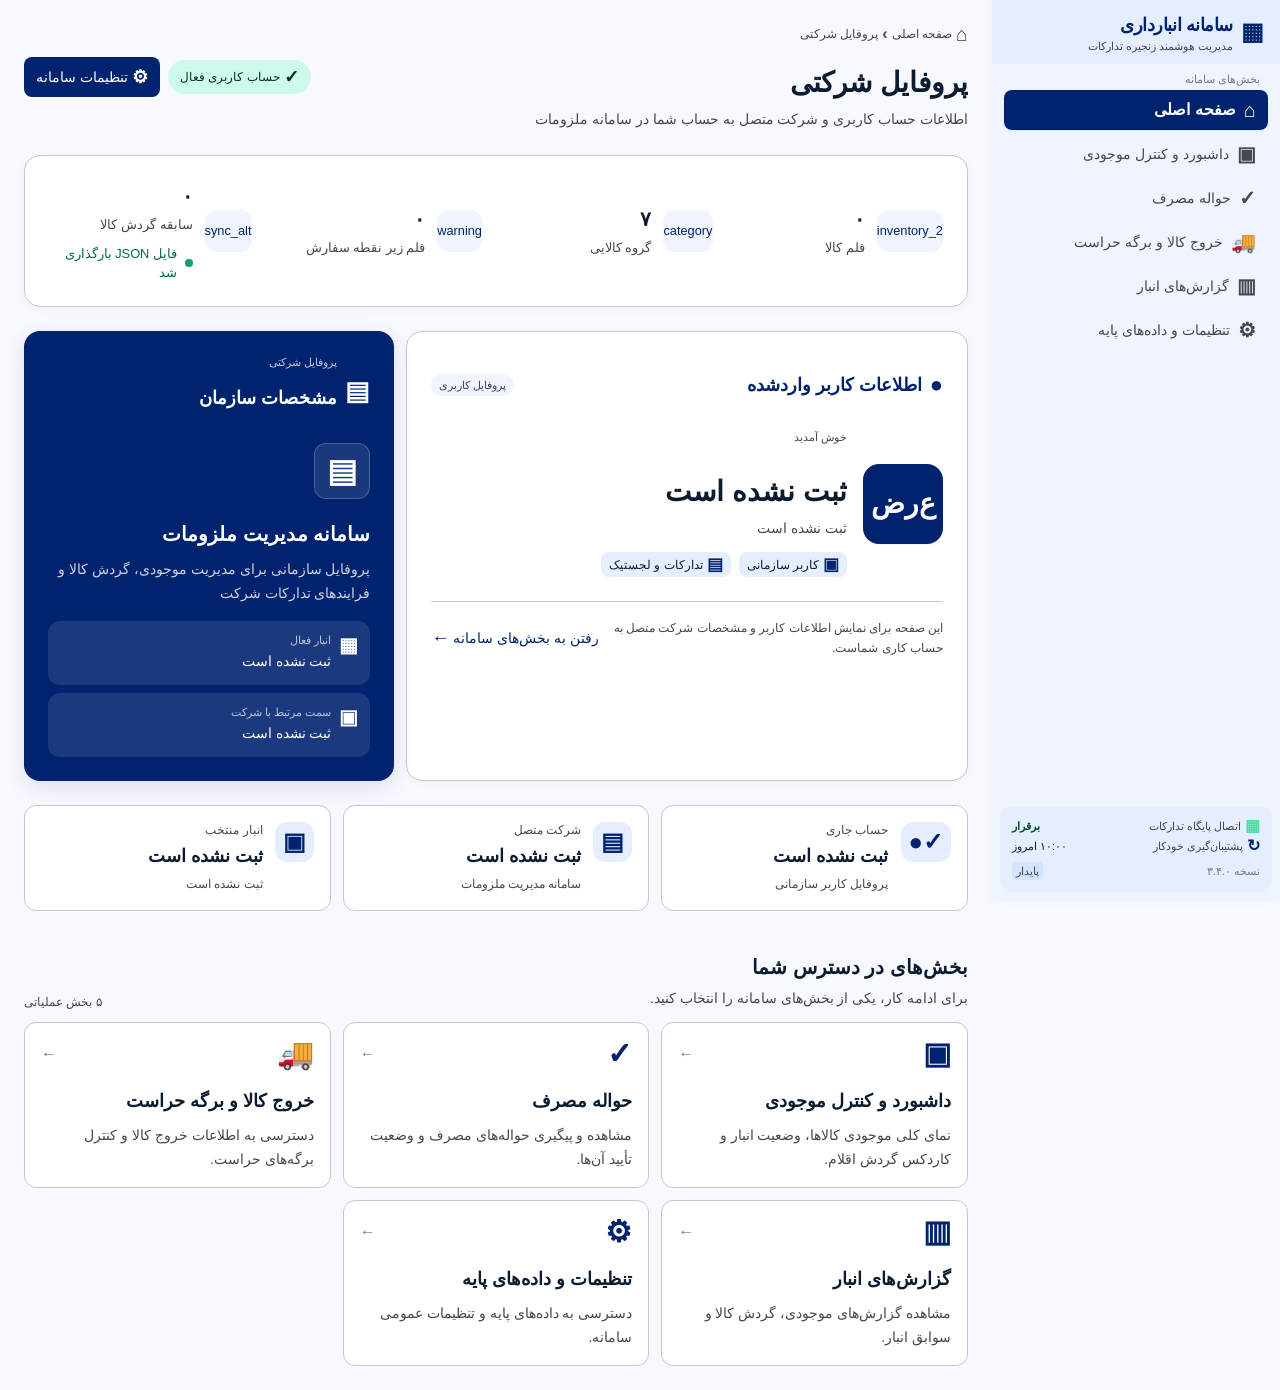
<file: index.html>
<!DOCTYPE html>
<html dir="rtl" lang="fa">
<head>
  <meta charset="utf-8">
  <meta name="viewport" content="width=device-width, initial-scale=1.0">
  <meta name="description" content="صفحه اصلی سامانه انبارداری و لجستیک ملزومات">
  <title>ملزومات | صفحه اصلی</title>
  
  <link rel="stylesheet" href="tailwind-compat.css">
  <link rel="stylesheet" href="index.css">
</head>
<body class="bg-background text-on-surface antialiased">
  <aside class="fixed right-0 top-0 h-full w-72 bg-surface-container-low shadow-[0_1px_8px_rgba(0,0,0,0.04)] z-50 flex flex-col justify-between select-none">
      <div class="flex flex-col">
        <a href="index.html" class="h-16 px-space-lg flex items-center gap-space-sm bg-surface-container no-underline">
          <span class="material-symbols-outlined text-primary text-2xl">warehouse</span>
          <div class="flex flex-col">
            <span class="font-headline-md text-headline-md text-primary font-bold tracking-tight">سامانه انبارداری</span>
            <span class="font-label-sm text-label-sm text-on-surface-variant">مدیریت هوشمند زنجیره تدارکات</span>
          </div>
        </a>
        <div class="px-space-md py-space-sm">
          <div class="text-label-sm font-label-sm text-outline px-space-sm mb-space-xs">بخش‌های سامانه</div>
          <nav class="flex flex-col gap-1" data-active-classes="bg-primary text-on-primary font-bold shadow-sm" aria-label="صفحات سامانه">
          <a aria-current="page" class="flex items-center gap-space-sm px-space-md py-space-sm rounded-lg transition-all bg-primary text-on-primary font-bold shadow-sm" data-path="home" href="index.html">
            <span class="material-symbols-outlined text-[20px]">home</span><span>صفحه اصلی</span>
          </a>
          <a class="flex items-center gap-space-sm px-space-md py-space-sm rounded-lg text-on-surface-variant hover:bg-surface-container-high hover:text-on-surface transition-all text-body-md font-body-md" data-path="dashboard-inventory" href="inventory-dashboard.html">
            <span class="material-symbols-outlined text-[20px]">inventory_2</span><span>داشبورد و کنترل موجودی</span>
          </a>
          <a class="flex items-center gap-space-sm px-space-md py-space-sm rounded-lg text-on-surface-variant hover:bg-surface-container-high hover:text-on-surface transition-all text-body-md font-body-md" data-path="consumption-voucher" href="consumption-voucher.html">
            <span class="material-symbols-outlined text-[20px]">assignment_turned_in</span><span>حواله مصرف</span>
          </a>
          <a class="flex items-center gap-space-sm px-space-md py-space-sm rounded-lg text-on-surface-variant hover:bg-surface-container-high hover:text-on-surface transition-all text-body-md font-body-md" data-path="dispatch-security-pass" href="dispatch-security-pass.html">
            <span class="material-symbols-outlined text-[20px]">local_shipping</span><span>خروج کالا و برگه حراست</span>
          </a>
          <a class="flex items-center gap-space-sm px-space-md py-space-sm rounded-lg text-on-surface-variant hover:bg-surface-container-high hover:text-on-surface transition-all text-body-md font-body-md" data-path="warehouse-reports" href="warehouse-reports.html">
            <span class="material-symbols-outlined text-[20px]">analytics</span><span>گزارش‌های انبار</span>
          </a>
          <a class="flex items-center gap-space-sm px-space-md py-space-sm rounded-lg text-on-surface-variant hover:bg-surface-container-high hover:text-on-surface transition-all text-body-md font-body-md" data-path="system-settings" href="system-settings.html">
            <span class="material-symbols-outlined text-[20px]">settings</span><span>تنظیمات و داده‌های پایه</span>
          </a>
          </nav>
        </div>
      </div>
      <div class="p-space-md m-space-sm bg-surface-container rounded-xl flex flex-col gap-space-xs">
        <div class="flex items-center justify-between text-label-sm font-label-sm">
          <span class="text-on-surface-variant flex items-center gap-1"><span class="material-symbols-outlined text-[16px] text-tertiary-fixed-dim">database</span>اتصال پایگاه تدارکات</span>
          <span class="text-tertiary-container font-semibold">برقرار</span>
        </div>
        <div class="flex items-center justify-between text-label-sm font-label-sm">
          <span class="text-on-surface-variant flex items-center gap-1"><span class="material-symbols-outlined text-[16px] text-primary">cloud_sync</span>پشتیبان‌گیری خودکار</span>
          <span class="text-on-surface">۱۰:۰۰ امروز</span>
        </div>
        <div class="pt-space-xs flex items-center justify-between font-label-sm text-label-sm text-outline">
          <span class="dir-ltr text-left">نسخه ۳.۴.۰</span>
          <span class="bg-surface-container-highest px-space-xs py-0.5 rounded text-on-surface-variant">پایدار</span>
        </div>
      </div>
    </aside>

  
  <main class="mr-72 min-h-screen p-space-xl space-y-space-xl">
    <header class="flex flex-col lg:flex-row lg:items-center lg:justify-between gap-space-md">
      <div>
        <div class="flex items-center gap-space-xs text-label-md text-on-surface-variant mb-space-sm">
          <span class="material-symbols-outlined text-[20px]">home</span>
          <span>صفحه اصلی</span>
          <span class="material-symbols-outlined text-[16px]">chevron_left</span>
          <span>پروفایل شرکتی</span>
        </div>
        <h1 class="font-headline-xl text-headline-xl font-bold text-on-surface mb-space-xs">پروفایل شرکتی</h1>
        <p class="text-body-md text-on-surface-variant">اطلاعات حساب کاربری و شرکت متصل به حساب شما در سامانه ملزومات</p>
      </div>
      <div class="flex flex-wrap items-center gap-space-sm">
        <span class="inline-flex items-center gap-space-xs rounded-full bg-tertiary-fixed/30 text-tertiary px-space-md py-space-sm text-label-md">
          <span class="material-symbols-outlined text-[18px]">verified_user</span>
          حساب کاربری فعال
        </span>
        <a href="system-settings.html" class="inline-flex items-center gap-space-xs rounded-lg bg-primary text-on-primary px-space-md py-space-sm no-underline hover:opacity-90 transition-opacity">
          <span class="material-symbols-outlined text-[18px]">settings</span>
          <span class="text-body-md font-semibold">تنظیمات سامانه</span>
        </a>
      </div>
    </header>

    <section class="grid grid-cols-1 xl:grid-cols-5 gap-space-md" aria-label="پروفایل کاربر و شرکت">
      <article class="xl:col-span-3 rounded-2xl bg-surface-container-lowest border border-outline-variant p-space-xl shadow-[0_1px_8px_rgba(0,0,0,0.04)]">
        <div class="flex items-center justify-between gap-space-sm mb-space-lg">
          <div class="flex items-center gap-space-sm text-primary">
            <span class="material-symbols-outlined text-[22px]">account_circle</span>
            <h2 class="font-headline-md text-headline-md font-bold">اطلاعات کاربر واردشده</h2>
          </div>
          <span class="text-label-sm text-on-surface-variant bg-surface-container-low rounded-full px-space-sm py-space-xs">پروفایل کاربری</span>
        </div>
        <div class="flex flex-col sm:flex-row sm:items-center gap-space-lg">
          <div class="w-20 h-20 shrink-0 rounded-2xl bg-primary text-on-primary flex items-center justify-center shadow-sm">
            <span class="font-headline-xl text-headline-xl font-bold">ع‌رض</span>
          </div>
          <div class="min-w-0 flex-1">
            <p class="text-label-sm text-on-surface-variant mb-space-xs">خوش آمدید</p>
            <h3 class="font-headline-xl text-headline-xl font-bold text-on-surface mb-space-xs">ثبت نشده است</h3>
            <p class="text-body-md text-on-surface-variant mb-space-md">ثبت نشده است</p>
            <div class="flex flex-wrap items-center gap-space-sm">
              <span class="inline-flex items-center gap-space-xs rounded-lg bg-surface-container px-space-sm py-space-xs text-label-md text-on-surface">
                <span class="material-symbols-outlined text-[17px] text-primary">badge</span>
                کاربر سازمانی
              </span>
              <span class="inline-flex items-center gap-space-xs rounded-lg bg-surface-container px-space-sm py-space-xs text-label-md text-on-surface">
                <span class="material-symbols-outlined text-[17px] text-primary">corporate_fare</span>
                تدارکات و لجستیک
              </span>
            </div>
          </div>
        </div>
        <div class="mt-space-xl pt-space-lg border-t border-outline-variant flex flex-col sm:flex-row sm:items-center sm:justify-between gap-space-sm">
          <p class="text-body-sm text-on-surface-variant">این صفحه برای نمایش اطلاعات کاربر و مشخصات شرکت متصل به حساب کاری شماست.</p>
          <a href="#modules" class="inline-flex shrink-0 items-center gap-space-xs text-primary font-semibold text-body-md no-underline hover:underline">
            رفتن به بخش‌های سامانه
            <span class="material-symbols-outlined text-[18px]">arrow_back</span>
          </a>
        </div>
      </article>

      <article id="company-profile" class="xl:col-span-2 rounded-2xl bg-primary text-on-primary p-space-xl shadow-[0_6px_20px_rgba(0,35,111,0.12)]">
        <div class="flex items-center gap-space-sm mb-space-lg">
          <span class="material-symbols-outlined text-[26px]">domain</span>
          <div>
            <p class="text-label-sm text-white/75 mb-0.5">پروفایل شرکتی</p>
            <h2 class="font-headline-md text-headline-md font-bold">مشخصات سازمان</h2>
          </div>
        </div>
        <div class="w-14 h-14 rounded-xl bg-white/10 border border-white/20 flex items-center justify-center mb-space-md">
          <span class="material-symbols-outlined text-[32px]">apartment</span>
        </div>
        <h3 class="font-headline-lg text-headline-lg font-bold leading-relaxed mb-space-sm">سامانه مدیریت ملزومات</h3>
        <p class="text-body-md text-white/80 leading-relaxed mb-space-lg">پروفایل سازمانی برای مدیریت موجودی، گردش کالا و فرایندهای تدارکات شرکت</p>
        <div class="space-y-space-sm">
          <div class="flex items-start gap-space-sm rounded-xl bg-white/10 p-space-md">
            <span class="material-symbols-outlined text-[20px] mt-0.5">warehouse</span>
            <div>
              <p class="text-label-sm text-white/70 mb-0.5">انبار فعال</p>
              <p class="text-body-md font-semibold">ثبت نشده است</p>
            </div>
          </div>
          <div class="flex items-start gap-space-sm rounded-xl bg-white/10 p-space-md">
            <span class="material-symbols-outlined text-[20px] mt-0.5">work</span>
            <div>
              <p class="text-label-sm text-white/70 mb-0.5">سمت مرتبط با شرکت</p>
              <p class="text-body-md font-semibold">ثبت نشده است</p>
            </div>
          </div>
        </div>
      </article>
    </section>

    <section aria-label="خلاصه پروفایل" class="grid grid-cols-1 md:grid-cols-3 gap-space-md">
      <article class="rounded-xl bg-surface-container-lowest border border-outline-variant p-space-lg flex items-start gap-space-md">
        <span class="material-symbols-outlined text-primary bg-surface-container rounded-xl p-space-sm text-[24px]">person_check</span>
        <div>
          <p class="text-label-md text-on-surface-variant mb-space-xs">حساب جاری</p>
          <p class="font-headline-md text-headline-md font-bold text-on-surface">ثبت نشده است</p>
          <p class="text-body-sm text-on-surface-variant mt-space-xs">پروفایل کاربر سازمانی</p>
        </div>
      </article>
      <article class="rounded-xl bg-surface-container-lowest border border-outline-variant p-space-lg flex items-start gap-space-md">
        <span class="material-symbols-outlined text-primary bg-surface-container rounded-xl p-space-sm text-[24px]">corporate_fare</span>
        <div>
          <p class="text-label-md text-on-surface-variant mb-space-xs">شرکت متصل</p>
          <p class="font-headline-md text-headline-md font-bold text-on-surface">ثبت نشده است</p>
          <p class="text-body-sm text-on-surface-variant mt-space-xs">سامانه مدیریت ملزومات</p>
        </div>
      </article>
      <article class="rounded-xl bg-surface-container-lowest border border-outline-variant p-space-lg flex items-start gap-space-md">
        <span class="material-symbols-outlined text-primary bg-surface-container rounded-xl p-space-sm text-[24px]">inventory_2</span>
        <div>
          <p class="text-label-md text-on-surface-variant mb-space-xs">انبار منتخب</p>
          <p class="font-headline-md text-headline-md font-bold text-on-surface">ثبت نشده است</p>
          <p class="text-body-sm text-on-surface-variant mt-space-xs">ثبت نشده است</p>
        </div>
      </article>
    </section>

    <section id="modules" aria-label="دسترسی به بخش‌های سامانه">
      <div class="flex flex-col sm:flex-row sm:items-end sm:justify-between gap-space-sm mb-space-md">
        <div>
          <h2 class="font-headline-lg text-headline-lg font-bold text-on-surface mb-space-xs">بخش‌های در دسترس شما</h2>
          <p class="text-body-md text-on-surface-variant">برای ادامه کار، یکی از بخش‌های سامانه را انتخاب کنید.</p>
        </div>
        <span class="text-label-md text-on-surface-variant">۵ بخش عملیاتی</span>
      </div>
      <div class="grid grid-cols-1 md:grid-cols-2 xl:grid-cols-3 gap-space-md">
        <a href="inventory-dashboard.html" class="group block rounded-xl bg-surface-container-lowest p-space-lg border border-outline-variant hover:border-primary hover:shadow-md transition-all no-underline text-on-surface">
          <div class="flex items-center justify-between mb-space-lg">
            <span class="material-symbols-outlined text-primary text-3xl">inventory_2</span>
            <span class="material-symbols-outlined text-outline group-hover:text-primary transition-colors">arrow_back</span>
          </div>
          <h3 class="font-headline-md text-headline-md font-bold mb-space-sm">داشبورد و کنترل موجودی</h3>
          <p class="text-body-md text-on-surface-variant leading-relaxed">نمای کلی موجودی کالاها، وضعیت انبار و کاردکس گردش اقلام.</p>
        </a>
        <a href="consumption-voucher.html" class="group block rounded-xl bg-surface-container-lowest p-space-lg border border-outline-variant hover:border-primary hover:shadow-md transition-all no-underline text-on-surface">
          <div class="flex items-center justify-between mb-space-lg">
            <span class="material-symbols-outlined text-primary text-3xl">assignment_turned_in</span>
            <span class="material-symbols-outlined text-outline group-hover:text-primary transition-colors">arrow_back</span>
          </div>
          <h3 class="font-headline-md text-headline-md font-bold mb-space-sm">حواله مصرف</h3>
          <p class="text-body-md text-on-surface-variant leading-relaxed">مشاهده و پیگیری حواله‌های مصرف و وضعیت تأیید آن‌ها.</p>
        </a>
        <a href="dispatch-security-pass.html" class="group block rounded-xl bg-surface-container-lowest p-space-lg border border-outline-variant hover:border-primary hover:shadow-md transition-all no-underline text-on-surface">
          <div class="flex items-center justify-between mb-space-lg">
            <span class="material-symbols-outlined text-primary text-3xl">local_shipping</span>
            <span class="material-symbols-outlined text-outline group-hover:text-primary transition-colors">arrow_back</span>
          </div>
          <h3 class="font-headline-md text-headline-md font-bold mb-space-sm">خروج کالا و برگه حراست</h3>
          <p class="text-body-md text-on-surface-variant leading-relaxed">دسترسی به اطلاعات خروج کالا و کنترل برگه‌های حراست.</p>
        </a>
        <a href="warehouse-reports.html" class="group block rounded-xl bg-surface-container-lowest p-space-lg border border-outline-variant hover:border-primary hover:shadow-md transition-all no-underline text-on-surface">
          <div class="flex items-center justify-between mb-space-lg">
            <span class="material-symbols-outlined text-primary text-3xl">analytics</span>
            <span class="material-symbols-outlined text-outline group-hover:text-primary transition-colors">arrow_back</span>
          </div>
          <h3 class="font-headline-md text-headline-md font-bold mb-space-sm">گزارش‌های انبار</h3>
          <p class="text-body-md text-on-surface-variant leading-relaxed">مشاهده گزارش‌های موجودی، گردش کالا و سوابق انبار.</p>
        </a>
        <a href="system-settings.html" class="group block rounded-xl bg-surface-container-lowest p-space-lg border border-outline-variant hover:border-primary hover:shadow-md transition-all no-underline text-on-surface">
          <div class="flex items-center justify-between mb-space-lg">
            <span class="material-symbols-outlined text-primary text-3xl">settings</span>
            <span class="material-symbols-outlined text-outline group-hover:text-primary transition-colors">arrow_back</span>
          </div>
          <h3 class="font-headline-md text-headline-md font-bold mb-space-sm">تنظیمات و داده‌های پایه</h3>
          <p class="text-body-md text-on-surface-variant leading-relaxed">دسترسی به داده‌های پایه و تنظیمات عمومی سامانه.</p>
        </a>
      </div>
    </section>
  </main>
  
    <script src="index.js" defer></script>
  <script src="icon-fallback.js" defer></script>
</body>
</html>
</file>
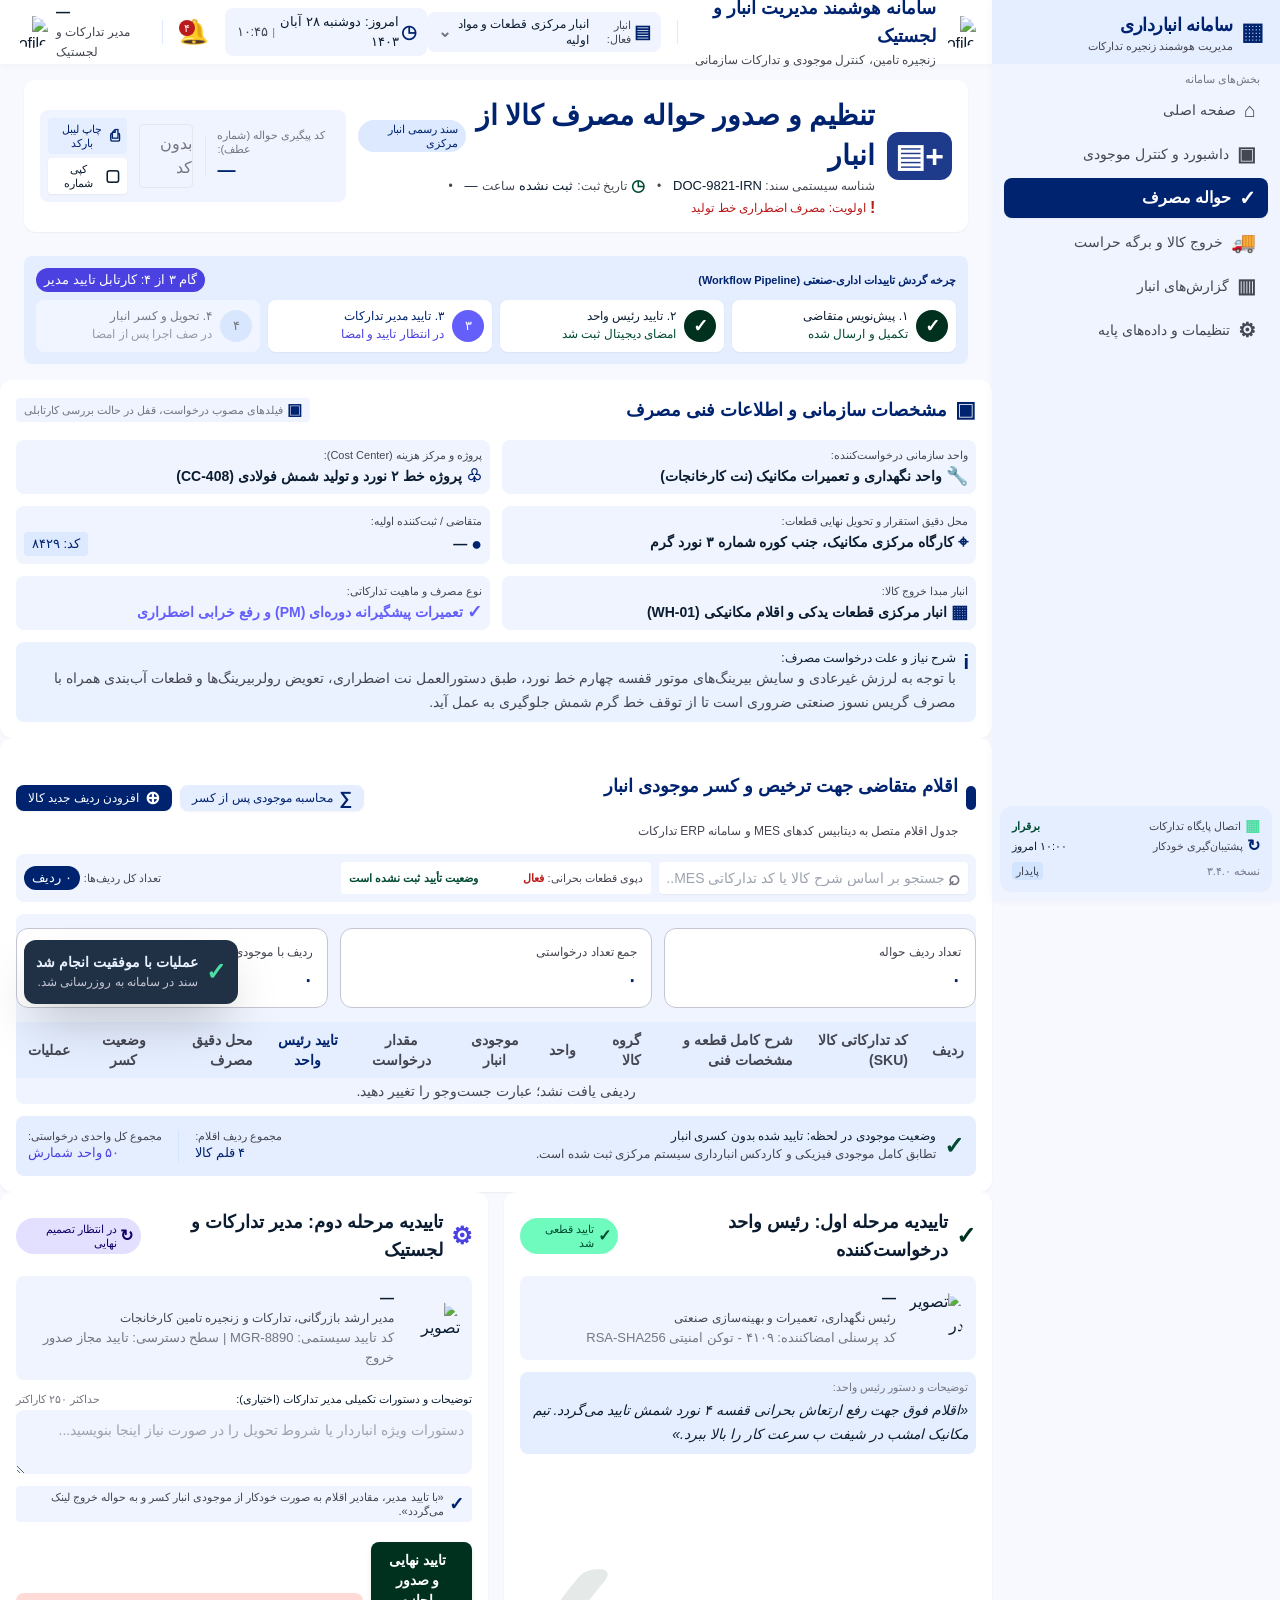
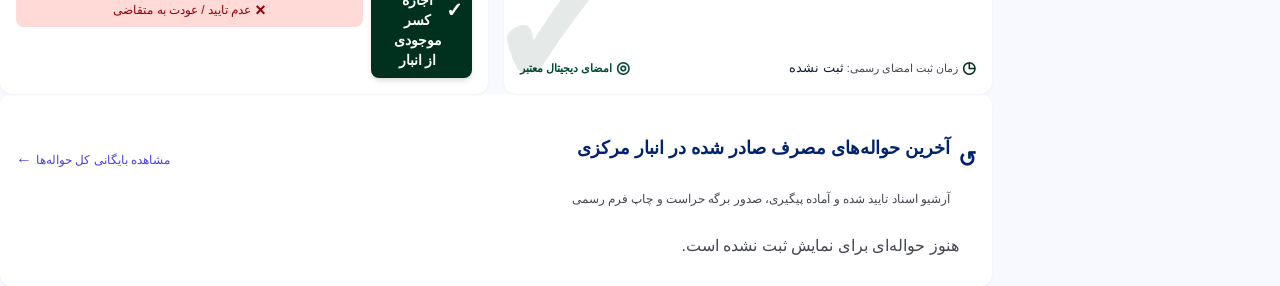
<file: consumption-voucher.html>
<!DOCTYPE html>
<html lang="fa" dir="rtl">
<head>
  <meta charset="utf-8">
  <meta name="viewport" content="width=device-width, initial-scale=1.0">
  <meta name="description" content="مدیریت حواله مصرف در سامانه انبارداری ملزومات">
  <title>ملزومات | حواله مصرف</title>
  <link rel="stylesheet" href="tailwind-compat.css">
  <link rel="stylesheet" href="consumption-voucher.css">
</head><body class="bg-background text-on-surface antialiased"><aside class="fixed right-0 top-0 h-full w-72 bg-surface-container-low shadow-[0_1px_8px_rgba(0,0,0,0.04)] z-50 flex flex-col justify-between select-none">
      <div class="flex flex-col">
        <a href="index.html" class="h-16 px-space-lg flex items-center gap-space-sm bg-surface-container no-underline">
          <span class="material-symbols-outlined text-primary text-2xl">warehouse</span>
          <div class="flex flex-col">
            <span class="font-headline-md text-headline-md text-primary font-bold tracking-tight">سامانه انبارداری</span>
            <span class="font-label-sm text-label-sm text-on-surface-variant">مدیریت هوشمند زنجیره تدارکات</span>
          </div>
        </a>
        <div class="px-space-md py-space-sm">
          <div class="text-label-sm font-label-sm text-outline px-space-sm mb-space-xs">بخش‌های سامانه</div>
          <nav class="flex flex-col gap-1" data-active-classes="bg-primary text-on-primary font-bold shadow-sm" aria-label="صفحات سامانه">
          <a class="flex items-center gap-space-sm px-space-md py-space-sm rounded-lg text-on-surface-variant hover:bg-surface-container-high hover:text-on-surface transition-all text-body-md font-body-md" data-path="home" href="index.html">
            <span class="material-symbols-outlined text-[20px]">home</span><span>صفحه اصلی</span>
          </a>
          <a class="flex items-center gap-space-sm px-space-md py-space-sm rounded-lg text-on-surface-variant hover:bg-surface-container-high hover:text-on-surface transition-all text-body-md font-body-md" data-path="dashboard-inventory" href="inventory-dashboard.html">
            <span class="material-symbols-outlined text-[20px]">inventory_2</span><span>داشبورد و کنترل موجودی</span>
          </a>
          <a aria-current="page" class="flex items-center gap-space-sm px-space-md py-space-sm rounded-lg transition-all bg-primary text-on-primary font-bold shadow-sm" data-path="consumption-voucher" href="consumption-voucher.html">
            <span class="material-symbols-outlined text-[20px]">assignment_turned_in</span><span>حواله مصرف</span>
          </a>
          <a class="flex items-center gap-space-sm px-space-md py-space-sm rounded-lg text-on-surface-variant hover:bg-surface-container-high hover:text-on-surface transition-all text-body-md font-body-md" data-path="dispatch-security-pass" href="dispatch-security-pass.html">
            <span class="material-symbols-outlined text-[20px]">local_shipping</span><span>خروج کالا و برگه حراست</span>
          </a>
          <a class="flex items-center gap-space-sm px-space-md py-space-sm rounded-lg text-on-surface-variant hover:bg-surface-container-high hover:text-on-surface transition-all text-body-md font-body-md" data-path="warehouse-reports" href="warehouse-reports.html">
            <span class="material-symbols-outlined text-[20px]">analytics</span><span>گزارش‌های انبار</span>
          </a>
          <a class="flex items-center gap-space-sm px-space-md py-space-sm rounded-lg text-on-surface-variant hover:bg-surface-container-high hover:text-on-surface transition-all text-body-md font-body-md" data-path="system-settings" href="system-settings.html">
            <span class="material-symbols-outlined text-[20px]">settings</span><span>تنظیمات و داده‌های پایه</span>
          </a>
          </nav>
        </div>
      </div>
      <div class="p-space-md m-space-sm bg-surface-container rounded-xl flex flex-col gap-space-xs">
        <div class="flex items-center justify-between text-label-sm font-label-sm">
          <span class="text-on-surface-variant flex items-center gap-1"><span class="material-symbols-outlined text-[16px] text-tertiary-fixed-dim">database</span>اتصال پایگاه تدارکات</span>
          <span class="text-tertiary-container font-semibold">برقرار</span>
        </div>
        <div class="flex items-center justify-between text-label-sm font-label-sm">
          <span class="text-on-surface-variant flex items-center gap-1"><span class="material-symbols-outlined text-[16px] text-primary">cloud_sync</span>پشتیبان‌گیری خودکار</span>
          <span class="text-on-surface">۱۰:۰۰ امروز</span>
        </div>
        <div class="pt-space-xs flex items-center justify-between font-label-sm text-label-sm text-outline">
          <span class="dir-ltr text-left">نسخه ۳.۴.۰</span>
          <span class="bg-surface-container-highest px-space-xs py-0.5 rounded text-on-surface-variant">پایدار</span>
        </div>
      </div>
    </aside><div class="pr-72"><header class="fixed top-0 right-72 left-0 h-16 bg-surface-container-lowest/95 backdrop-blur-md shadow-[0_1px_8px_rgba(0,0,0,0.04)] z-40 flex items-center justify-between px-space-lg"><div class="flex items-center gap-space-lg"><div class="flex items-center gap-space-sm"><img alt="Profile" class="w-8 h-8 rounded-full object-cover" alt="تصویر در دسترس نیست"/><div class="flex flex-col"><span class="font-headline-md text-headline-md text-primary font-bold leading-tight">سامانه هوشمند مدیریت انبار و لجستیک</span><span class="font-body-sm text-body-sm text-on-surface-variant hidden lg:inline">زنجیره تامین، کنترل موجودی و تدارکات سازمانی</span></div></div><div class="h-6 w-px bg-surface-container-high hidden md:block"></div><div class="hidden md:flex items-center gap-space-xs bg-surface-container-low px-space-md py-space-xs rounded-lg"><span class="material-symbols-outlined text-primary text-[18px]">store</span><span class="font-label-sm text-label-sm text-on-surface-variant">انبار فعال:</span><span class="font-label-md text-label-md text-on-surface font-semibold">انبار مرکزی قطعات و مواد اولیه</span><span class="material-symbols-outlined text-outline text-[16px]">expand_more</span></div></div><div class="flex items-center gap-space-md"><div class="hidden xl:flex items-center gap-space-xs text-on-surface-variant bg-surface-container-low px-space-md py-space-xs rounded-lg"><span class="material-symbols-outlined text-[18px] text-primary">calendar_today</span><span class="font-tabular-data text-tabular-data text-on-surface font-medium">امروز: دوشنبه ۲۸ آبان ۱۴۰۳</span><span class="text-outline text-label-sm">|</span><span class="font-tabular-data text-tabular-data text-on-surface-variant dir-ltr">۱۰:۴۵</span></div><button class="relative p-space-xs rounded-lg text-on-surface-variant hover:bg-surface-container-low hover:text-on-surface transition-colors" type="button"><span class="material-symbols-outlined text-[24px]">notifications</span><span class="absolute top-1 left-1 w-4 h-4 bg-error text-on-error rounded-full flex items-center justify-center font-label-sm text-label-sm">۴</span></button><div class="h-6 w-px bg-surface-container-high"></div><div class="flex items-center gap-space-sm"><div class="text-left hidden sm:flex flex-col items-end"><span class="font-label-lg text-label-lg text-on-surface font-semibold">—</span><span class="font-body-sm text-body-sm text-on-surface-variant">مدیر تدارکات و لجستیک</span></div><img alt="Profile" class="w-8 h-8 rounded-full object-cover" alt="تصویر در دسترس نیست"/></div></div></header><main class="w-full pt-16 bg-surface min-h-screen"><div class="flex flex-col w-full">
<div class="px-margin py-space-lg flex flex-col gap-space-lg">
<!-- Top Workflow & Document Barcode Header -->
<div class="bg-surface-container-lowest p-space-lg rounded-xl shadow-sm flex flex-col gap-space-md">
<div class="flex flex-col xl:flex-row xl:items-center justify-between gap-space-md">
<!-- Document Identifiers -->
<div class="flex items-center gap-space-md">
<div class="p-space-sm bg-primary-container text-on-primary rounded-xl flex items-center justify-center">
<span class="material-symbols-outlined text-[32px]">assignment_add</span>
</div>
<div class="flex flex-col">
<div class="flex items-center gap-space-sm">
<span class="font-headline-xl text-headline-xl text-primary font-bold">تنظیم و صدور حواله مصرف کالا از انبار</span>
<span class="bg-surface-container-high text-primary px-space-sm py-0.5 rounded-full font-label-sm text-label-sm font-semibold">سند رسمی انبار مرکزی</span>
</div>
<div class="flex flex-wrap items-center gap-x-space-md gap-y-space-xs font-label-md text-label-md text-on-surface-variant">
<span>شناسه سیستمی سند: <strong class="text-on-surface font-tabular-data text-tabular-data">DOC-9821-IRN</strong></span>
<span>•</span>
<span class="flex items-center gap-1">
<span class="material-symbols-outlined text-[16px] text-tertiary-container">schedule</span>
                تاریخ ثبت: <span class="font-tabular-data text-tabular-data text-on-surface">ثبت نشده</span> ساعت <span class="font-tabular-data text-tabular-data text-on-surface">—</span>
</span>
<span>•</span>
<span class="text-error font-medium flex items-center gap-1">
<span class="material-symbols-outlined text-[16px]">priority_high</span>
                اولویت: مصرف اضطراری خط تولید
              </span>
</div>
</div>
</div>
<!-- Serial, Barcode & Fast Actions -->
<div class="flex items-center gap-space-md bg-surface-container-low p-space-sm rounded-lg self-start xl:self-auto">
<div class="flex flex-col text-left items-end font-tabular-data text-tabular-data">
<span class="text-label-sm font-label-sm text-outline">کد پیگیری حواله (شماره عطف):</span>
<span class="text-headline-md font-headline-md text-primary font-bold tracking-wider dir-ltr">—</span>
</div>
<div class="h-10 w-px bg-surface-container-high"></div>
<div class="w-16 h-16 rounded border border-dashed flex items-center justify-center text-xs text-outline">بدون کد</div>
<div class="flex flex-col gap-1">
<button class="bg-surface-container hover:bg-surface-container-high text-primary px-space-sm py-1 rounded text-label-sm font-label-sm flex items-center gap-1 transition-colors" type="button">
<span class="material-symbols-outlined text-[16px]">print</span>
<span>چاپ لیبل بارکد</span>
</button>
<button class="bg-surface-container-lowest hover:bg-surface-container-high text-on-surface px-space-sm py-1 rounded text-label-sm font-label-sm flex items-center gap-1 transition-colors shadow-sm" type="button">
<span class="material-symbols-outlined text-[16px]">content_copy</span>
<span>کپی شماره</span>
</button>
</div>
</div>
</div>
</div>
<!-- Linear Stepper Process Progress -->
<div class="mt-space-sm bg-surface-container p-space-md rounded-lg">
<div class="flex items-center justify-between font-label-sm text-label-sm mb-space-sm text-outline">
<span class="font-semibold text-primary">چرخه گردش تاییدات اداری-صنعتی (Workflow Pipeline)</span>
<span class="bg-secondary text-on-secondary px-space-sm py-0.5 rounded-full font-tabular-data text-tabular-data font-bold">گام ۳ از ۴: کارتابل تایید مدیر</span>
</div>
<div class="grid grid-cols-1 md:grid-cols-4 gap-space-sm">
<!-- Step 1 -->
<div class="bg-surface-container-lowest p-space-sm rounded-lg flex items-center gap-space-sm shadow-sm relative">
<div class="w-8 h-8 rounded-full bg-tertiary text-on-tertiary flex items-center justify-center font-bold font-tabular-data text-tabular-data shrink-0">
<span class="material-symbols-outlined text-[18px]">done</span>
</div>
<div class="flex flex-col min-w-0">
<span class="font-label-md text-label-md text-on-surface font-semibold truncate">۱. پیش‌نویس متقاضی</span>
<span class="font-body-sm text-body-sm text-tertiary-container font-medium truncate">تکمیل و ارسال شده</span>
</div>
</div>
<!-- Step 2 -->
<div class="bg-surface-container-lowest p-space-sm rounded-lg flex items-center gap-space-sm shadow-sm relative">
<div class="w-8 h-8 rounded-full bg-tertiary text-on-tertiary flex items-center justify-center font-bold font-tabular-data text-tabular-data shrink-0">
<span class="material-symbols-outlined text-[18px]">verified</span>
</div>
<div class="flex flex-col min-w-0">
<span class="font-label-md text-label-md text-on-surface font-semibold truncate">۲. تایید رئیس واحد</span>
<span class="font-body-sm text-body-sm text-tertiary-container font-medium truncate">امضای دیجیتال ثبت شد</span>
</div>
</div>
<!-- Step 3 (Current Active) -->
<div class="bg-surface-container-lowest p-space-sm rounded-lg flex items-center gap-space-sm shadow-sm relative ring-2 ring-secondary-container">
<div class="w-8 h-8 rounded-full bg-secondary-container text-on-secondary flex items-center justify-center font-bold font-tabular-data text-tabular-data shrink-0 animate-pulse">
<span>۳</span>
</div>
<div class="flex flex-col min-w-0">
<span class="font-label-md text-label-md text-primary font-bold truncate">۳. تایید مدیر تدارکات</span>
<span class="font-body-sm text-body-sm text-secondary font-semibold truncate">در انتظار تایید و امضا</span>
</div>
</div>
<!-- Step 4 -->
<div class="bg-surface-container-lowest/60 p-space-sm rounded-lg flex items-center gap-space-sm opacity-70">
<div class="w-8 h-8 rounded-full bg-surface-container-highest text-on-surface-variant flex items-center justify-center font-bold font-tabular-data text-tabular-data shrink-0">
<span>۴</span>
</div>
<div class="flex flex-col min-w-0">
<span class="font-label-md text-label-md text-on-surface-variant font-medium truncate">۴. تحویل و کسر انبار</span>
<span class="font-body-sm text-body-sm text-outline truncate">در صف اجرا پس از امضا</span>
</div>
</div>
</div>
</div>
</div>
<!-- Voucher General Specification Form Header -->
<div class="bg-surface-container-lowest p-space-lg rounded-xl shadow-sm flex flex-col gap-space-md">
<div class="flex items-center justify-between pb-space-xs">
<div class="flex items-center gap-space-sm">
<span class="material-symbols-outlined text-primary text-[22px]">badge</span>
<span class="font-headline-md text-headline-md text-primary font-bold">مشخصات سازمانی و اطلاعات فنی مصرف</span>
</div>
<div class="flex items-center gap-space-xs text-label-sm font-label-sm text-outline bg-surface-container-low px-space-sm py-1 rounded">
<span class="material-symbols-outlined text-[16px] text-primary">lock</span>
<span>فیلدهای مصوب درخواست، قفل در حالت بررسی کارتابلی</span>
</div>
</div>
<div class="grid grid-cols-1 md:grid-cols-2 lg:grid-cols-3 gap-space-md">
<!-- Field 1 -->
<div class="bg-surface-container-low p-space-sm rounded-lg flex flex-col gap-1">
<span class="font-label-sm text-label-sm text-on-surface-variant">واحد سازمانی درخواست‌کننده:</span>
<div class="flex items-center gap-space-xs text-on-surface font-label-lg text-label-lg font-semibold">
<span class="material-symbols-outlined text-primary text-[18px]">build</span>
<span>واحد نگهداری و تعمیرات مکانیک (نت کارخانجات)</span>
</div>
</div>
<!-- Field 2 -->
<div class="bg-surface-container-low p-space-sm rounded-lg flex flex-col gap-1">
<span class="font-label-sm text-label-sm text-on-surface-variant">پروژه و مرکز هزینه (Cost Center):</span>
<div class="flex items-center gap-space-xs text-on-surface font-label-lg text-label-lg font-semibold">
<span class="material-symbols-outlined text-primary text-[18px]">account_tree</span>
<span>پروژه خط ۲ نورد و تولید شمش فولادی (CC-408)</span>
</div>
</div>
<!-- Field 3 -->
<div class="bg-surface-container-low p-space-sm rounded-lg flex flex-col gap-1">
<span class="font-label-sm text-label-sm text-on-surface-variant">محل دقیق استقرار و تحویل نهایی قطعات:</span>
<div class="flex items-center gap-space-xs text-on-surface font-label-lg text-label-lg font-semibold">
<span class="material-symbols-outlined text-primary text-[18px]">pin_drop</span>
<span>کارگاه مرکزی مکانیک، جنب کوره شماره ۳ نورد گرم</span>
</div>
</div>
<!-- Field 4 -->
<div class="bg-surface-container-low p-space-sm rounded-lg flex flex-col gap-1">
<span class="font-label-sm text-label-sm text-on-surface-variant">متقاضی / ثبت‌کننده اولیه:</span>
<div class="flex items-center justify-between">
<div class="flex items-center gap-space-xs text-on-surface font-label-lg text-label-lg font-semibold">
<span class="material-symbols-outlined text-primary text-[18px]">person</span>
<span>—</span>
</div>
<span class="bg-surface-container-high text-primary font-tabular-data text-tabular-data px-2 py-0.5 rounded font-bold">کد: ۸۴۲۹</span>
</div>
</div>
<!-- Field 5 -->
<div class="bg-surface-container-low p-space-sm rounded-lg flex flex-col gap-1">
<span class="font-label-sm text-label-sm text-on-surface-variant">انبار مبدا خروج کالا:</span>
<div class="flex items-center gap-space-xs text-on-surface font-label-lg text-label-lg font-semibold">
<span class="material-symbols-outlined text-primary text-[18px]">warehouse</span>
<span>انبار مرکزی قطعات یدکی و اقلام مکانیکی (WH-01)</span>
</div>
</div>
<!-- Field 6 -->
<div class="bg-surface-container-low p-space-sm rounded-lg flex flex-col gap-1">
<span class="font-label-sm text-label-sm text-on-surface-variant">نوع مصرف و ماهیت تدارکاتی:</span>
<div class="flex items-center gap-space-xs text-secondary-container font-label-lg text-label-lg font-bold">
<span class="material-symbols-outlined text-[18px]">verified_user</span>
<span>تعمیرات پیشگیرانه دوره‌ای (PM) و رفع خرابی اضطراری</span>
</div>
</div>
</div>
<!-- Description Banner -->
<div class="bg-surface-container-high/60 p-space-sm rounded-lg flex items-start gap-space-sm">
<span class="material-symbols-outlined text-primary text-[20px] mt-0.5">info</span>
<div class="flex flex-col">
<span class="font-label-md text-label-md text-on-surface font-semibold">شرح نیاز و علت درخواست مصرف:</span>
<p class="font-body-md text-body-md text-on-surface-variant">
            با توجه به لرزش غیرعادی و سایش بیرینگ‌های موتور قفسه چهارم خط نورد، طبق دستورالعمل نت اضطراری، تعویض رولربیرینگ‌ها و قطعات آب‌بندی همراه با مصرف گریس نسوز صنعتی ضروری است تا از توقف خط گرم شمش جلوگیری به عمل آید.
          </p>
</div>
</div>
</div>
<!-- Section 3: Interactive Items Procurement Table -->
<div class="bg-surface-container-lowest p-space-lg rounded-xl shadow-sm flex flex-col gap-space-md">
<!-- Table Action Header -->
<div class="flex flex-col sm:flex-row sm:items-center justify-between gap-space-md">
<div class="flex items-center gap-space-sm">
<div class="w-2.5 h-6 bg-primary rounded-full"></div>
<div>
<h3 class="font-headline-md text-headline-md text-primary font-bold">اقلام متقاضی جهت ترخیص و کسر موجودی انبار</h3>
<span class="font-body-sm text-body-sm text-on-surface-variant">جدول اقلام متصل به دیتابیس کدهای MES و سامانه ERP تدارکات</span>
</div>
</div>
<div class="flex items-center gap-space-sm flex-wrap">
<button class="bg-surface-container hover:bg-surface-container-high text-primary px-space-md py-space-xs rounded-lg text-label-md font-label-md font-semibold flex items-center gap-1.5 transition-colors shadow-sm" id="btnRecalculateStock" type="button">
<span class="material-symbols-outlined text-[18px]">calculate</span>
<span>محاسبه موجودی پس از کسر</span>
</button>
<button class="bg-primary text-on-primary hover:bg-primary-container px-space-md py-space-xs rounded-lg text-label-md font-label-md font-bold flex items-center gap-1.5 transition-colors shadow-sm" id="btnAddRowBtn" type="button">
<span class="material-symbols-outlined text-[18px]">add_circle</span>
<span>افزودن ردیف جدید کالا</span>
</button>
</div>
</div>
<!-- Live Search & Database Filter Toolbar -->
<div class="grid grid-cols-1 md:grid-cols-3 gap-space-sm bg-surface-container-low p-space-sm rounded-lg">
<div class="flex items-center bg-surface-container-lowest px-space-sm py-1 rounded shadow-sm">
<span class="material-symbols-outlined text-outline text-[20px] ml-1">search</span>
<input class="bg-transparent w-full text-body-md font-body-md focus:outline-none text-on-surface" id="filterItemsInput" placeholder="جستجو بر اساس شرح کالا یا کد تدارکاتی MES..." type="text"/>
</div>
<div class="flex items-center justify-between bg-surface-container-lowest px-space-sm py-1 rounded text-label-sm font-label-sm text-on-surface-variant">
<span>دپوی قطعات بحرانی: <strong class="text-error font-bold">فعال</strong></span>
<span class="text-tertiary-container font-semibold">وضعیت تأیید ثبت نشده است</span>
</div>
<div class="flex items-center justify-end gap-space-xs text-label-sm font-label-sm text-on-surface-variant">
<span>تعداد کل ردیف‌ها:</span>
<span class="bg-primary text-on-primary font-tabular-data text-tabular-data px-2 py-0.5 rounded-full font-bold" id="rowsCounterBadge">۴ ردیف</span>
</div>
</div>
<!-- Modern Flat Responsive Table Container -->
<div class="overflow-x-auto rounded-lg bg-surface-container-low">
<table class="w-full text-right font-body-md text-body-md">
<thead>
<tr class="bg-surface-container text-on-surface-variant font-label-lg text-label-lg">
<th class="py-space-sm px-space-md text-center w-12 font-bold">ردیف</th>
<th class="py-space-sm px-space-md font-bold">کد تدارکاتی کالا (SKU)</th>
<th class="py-space-sm px-space-md font-bold">شرح کامل قطعه و مشخصات فنی</th>
<th class="py-space-sm px-space-md font-bold">گروه کالا</th>
<th class="py-space-sm px-space-md text-center font-bold">واحد</th>
<th class="py-space-sm px-space-md text-center font-bold">موجودی انبار</th>
<th class="py-space-sm px-space-md text-center font-bold">مقدار درخواست</th>
<th class="py-space-sm px-space-md text-center font-bold text-primary">تایید رئیس واحد</th>
<th class="py-space-sm px-space-md font-bold">محل دقیق مصرف</th>
<th class="py-space-sm px-space-md text-center font-bold">وضعیت کسر</th>
<th class="py-space-sm px-space-md text-center w-16">عملیات</th>
</tr>
</thead>
<tbody class="text-on-surface" id="inventoryItemsBody"><tr><td colspan="12">هنوز اطلاعاتی ثبت نشده است.</td></tr></tbody>
</table>
</div>
<!-- Table Footnote & Sum Calculation Summary -->
<div class="bg-surface-container p-space-md rounded-lg flex flex-col md:flex-row items-center justify-between gap-space-md">
<div class="flex items-center gap-space-sm">
<span class="material-symbols-outlined text-tertiary-container text-[24px]">verified</span>
<div class="flex flex-col">
<span class="font-label-md text-label-md font-bold text-on-surface">وضعیت موجودی در لحظه: تایید شده بدون کسری انبار</span>
<span class="font-body-sm text-body-sm text-on-surface-variant">تطابق کامل موجودی فیزیکی و کاردکس انبارداری سیستم مرکزی ثبت شده است.</span>
</div>
</div>
<div class="flex items-center gap-space-lg">
<div class="flex flex-col items-end">
<span class="font-label-sm text-label-sm text-on-surface-variant">مجموع ردیف اقلام:</span>
<span class="font-headline-md text-headline-md font-bold text-primary font-tabular-data text-tabular-data">۴ قلم کالا</span>
</div>
<div class="h-8 w-px bg-surface-container-highest"></div>
<div class="flex flex-col items-end">
<span class="font-label-sm text-label-sm text-on-surface-variant">مجموع کل واحدی درخواستی:</span>
<span class="font-headline-md text-headline-md font-bold text-secondary font-tabular-data text-tabular-data">۵۰ واحد شمارش</span>
</div>
</div>
</div>
</div>
<!-- Multi-Tier Dual Approval System Panel (رئیس و مدیر) -->
<div class="grid grid-cols-1 lg:grid-cols-2 gap-space-lg">
<!-- Tier 1: Unit Supervisor Digital Approval Box (Completed) -->
<div class="bg-surface-container-lowest p-space-lg rounded-xl shadow-sm flex flex-col justify-between relative overflow-hidden">
<!-- Stamp Graphic Simulation in Background -->
<div class="absolute -left-6 -bottom-6 opacity-10 pointer-events-none select-none">
<span class="material-symbols-outlined text-[180px] text-tertiary">verified</span>
</div>
<div class="flex flex-col gap-space-md">
<div class="flex items-center justify-between">
<div class="flex items-center gap-space-sm">
<span class="material-symbols-outlined text-tertiary text-[24px]">fact_check</span>
<span class="font-headline-md text-headline-md text-on-surface font-bold">تاییدیه مرحله اول: رئیس واحد درخواست‌کننده</span>
</div>
<span class="bg-tertiary-fixed text-tertiary-container px-space-sm py-1 rounded-full font-label-sm text-label-sm font-bold flex items-center gap-1">
<span class="material-symbols-outlined text-[16px]">check_circle</span>
<span>تایید قطعی شد</span>
</span>
</div>
<!-- Supervisor Details Card -->
<div class="bg-surface-container-low p-space-md rounded-lg flex items-center gap-space-md">
<img class="w-14 h-14 rounded-full object-cover" data-alt="Official industrial portrait of a confident Iranian mechanical engineering department supervisor wearing high-visibility corporate vest and glasses in an industrial steel manufacturing context" alt="تصویر در دسترس نیست"/>
<div class="flex flex-col">
<span class="font-label-lg text-label-lg text-on-surface font-bold">—</span>
<span class="font-body-sm text-body-sm text-on-surface-variant">رئیس نگهداری، تعمیرات و بهینه‌سازی صنعتی</span>
<span class="font-tabular-data text-tabular-data text-label-sm text-outline">کد پرسنلی امضاکننده: ۴۱۰۹ - توکن امنیتی RSA-SHA256</span>
</div>
</div>
<!-- Supervisor Comment & Timestamp -->
<div class="bg-surface-container p-space-sm rounded-lg flex flex-col gap-1">
<span class="font-label-sm text-label-sm text-outline font-semibold">توضیحات و دستور رئیس واحد:</span>
<p class="font-body-md text-body-md text-on-surface italic">
              «اقلام فوق جهت رفع ارتعاش بحرانی قفسه ۴ نورد شمش تایید می‌گردد. تیم مکانیک امشب در شیفت ب سرعت کار را بالا ببرد.»
            </p>
</div>
</div>
<div class="mt-space-md pt-space-sm flex items-center justify-between text-label-sm font-label-sm text-on-surface-variant">
<div class="flex items-center gap-1">
<span class="material-symbols-outlined text-[16px] text-tertiary">schedule</span>
<span>زمان ثبت امضای رسمی: <strong class="text-on-surface font-tabular-data text-tabular-data">ثبت نشده</strong></span>
</div>
<div class="flex items-center gap-1 text-tertiary-container font-semibold">
<span class="material-symbols-outlined text-[16px]">fingerprint</span>
<span>امضای دیجیتال معتبر</span>
</div>
</div>
</div>
<!-- Tier 2: Commercial & Logistics Manager Action Box (Pending Decision) -->
<div class="bg-surface-container-lowest p-space-lg rounded-xl shadow-sm flex flex-col justify-between relative overflow-hidden">
<div class="flex flex-col gap-space-md">
<div class="flex items-center justify-between">
<div class="flex items-center gap-space-sm">
<span class="material-symbols-outlined text-secondary text-[24px]">admin_panel_settings</span>
<span class="font-headline-md text-headline-md text-on-surface font-bold">تاییدیه مرحله دوم: مدیر تدارکات و لجستیک</span>
</div>
<span class="bg-secondary-fixed text-on-secondary-fixed font-label-sm text-label-sm px-space-sm py-1 rounded-full font-bold flex items-center gap-1">
<span class="material-symbols-outlined text-[16px] animate-spin">refresh</span>
<span>در انتظار تصمیم نهایی</span>
</span>
</div>
<!-- Manager Details Card -->
<div class="bg-surface-container-low p-space-md rounded-lg flex items-center gap-space-md">
<img class="w-14 h-14 rounded-full object-cover" data-alt="Professional portrait of an executive Iranian logistics and supply chain director in modern industrial corporate office wearing a navy blue formal suit" alt="تصویر در دسترس نیست"/>
<div class="flex flex-col">
<span class="font-label-lg text-label-lg text-on-surface font-bold">—</span>
<span class="font-body-sm text-body-sm text-on-surface-variant">مدیر ارشد بازرگانی، تدارکات و زنجیره تامین کارخانجات</span>
<span class="font-tabular-data text-tabular-data text-label-sm text-outline">کد تایید سیستمی: MGR-8890 | سطح دسترسی: تایید مجاز صدور خروج</span>
</div>
</div>
<!-- Manager Input Note Field -->
<div class="flex flex-col gap-1">
<label class="font-label-sm text-label-sm text-on-surface font-semibold flex items-center justify-between" for="managerNotes">
<span>توضیحات و دستورات تکمیلی مدیر تدارکات (اختیاری):</span>
<span class="text-outline text-label-sm">حداکثر ۲۵۰ کاراکتر</span>
</label>
<textarea class="w-full bg-surface-container-low text-on-surface p-space-sm rounded-lg font-body-md text-body-md focus:bg-surface-container-lowest focus:outline-none transition-colors" id="managerNotes" placeholder="دستورات ویژه انباردار یا شروط تحویل را در صورت نیاز اینجا بنویسید..." rows="2"></textarea>
</div>
<!-- System Regulatory Warning -->
<div class="bg-surface-container-low p-space-xs px-space-sm rounded text-label-sm font-label-sm text-on-surface-variant flex items-center gap-1.5">
<span class="material-symbols-outlined text-primary text-[18px]">verified</span>
<span>«با تایید مدیر، مقادیر اقلام به صورت خودکار از موجودی انبار کسر و به حواله خروج لینک می‌گردد».</span>
</div>
</div>
<!-- Action Interactive Buttons -->
<div class="mt-space-md pt-space-sm flex flex-col sm:flex-row items-center gap-space-sm">
<button class="w-full sm:flex-1 bg-tertiary hover:bg-tertiary-container text-on-tertiary px-space-lg py-space-sm rounded-lg font-label-lg text-label-lg font-bold flex items-center justify-center gap-space-xs shadow-md transition-all" id="btnApproveVoucher" type="button">
<span class="material-symbols-outlined text-[20px]">check_circle</span>
<span>تایید نهایی و صدور اجازه کسر موجودی از انبار</span>
</button>
<button class="w-full sm:w-auto bg-error-container text-on-error-container hover:bg-error hover:text-on-error px-space-md py-space-sm rounded-lg font-label-md text-label-md font-semibold flex items-center justify-center gap-1 transition-colors" id="btnRejectVoucher" type="button">
<span class="material-symbols-outlined text-[18px]">cancel</span>
<span>عدم تایید / عودت به متقاضی</span>
</button>
</div>
</div>
</div>
<!-- Section 5: Recent Issued Vouchers Log Table & Fast Access -->
<div class="bg-surface-container-lowest p-space-lg rounded-xl shadow-sm flex flex-col gap-space-md">
<div class="flex flex-col sm:flex-row sm:items-center justify-between gap-space-sm">
<div class="flex items-center gap-space-sm">
<span class="material-symbols-outlined text-primary text-[22px]">history_edu</span>
<div>
<h4 class="font-headline-md text-headline-md text-primary font-bold">آخرین حواله‌های مصرف صادر شده در انبار مرکزی</h4>
<span class="font-body-sm text-body-sm text-on-surface-variant">آرشیو اسناد تایید شده و آماده پیگیری، صدور برگه حراست و چاپ فرم رسمی</span>
</div>
</div>
<div class="flex items-center gap-space-sm">
<a class="text-secondary font-label-md text-label-md font-bold hover:underline flex items-center gap-1" href="#">
<span>مشاهده بایگانی کل حواله‌ها</span>
<span class="material-symbols-outlined text-[16px]">arrow_back</span>
</a>
</div>
</div>
<div class="grid grid-cols-1 md:grid-cols-3 gap-space-md"><p class="col-span-full p-space-md text-center text-on-surface-variant">هنوز حواله‌ای برای نمایش ثبت نشده است.</p></div>
</div>
</div>
<!-- Notification Toast Container for Interactive UI Events -->
<div class="fixed bottom-6 left-6 max-w-md bg-inverse-surface text-inverse-on-surface p-space-md rounded-xl shadow-2xl flex items-center gap-space-sm transform translate-y-32 transition-transform duration-300 z-50" id="liveFeedbackToast">
<span class="material-symbols-outlined text-[24px] text-tertiary-fixed-dim" id="toastIcon">check_circle</span>
<div class="flex flex-col">
<span class="font-label-lg text-label-lg font-bold" id="toastTitle">عملیات با موفقیت انجام شد</span>
<span class="font-body-sm text-body-sm text-outline-variant" id="toastMessage">سند در سامانه به روزرسانی شد.</span>
</div>
</div>

</div></main></div>  <script src="consumption-voucher.js" defer></script>
  <script src="icon-fallback.js" defer></script>
</body></html>
</file>
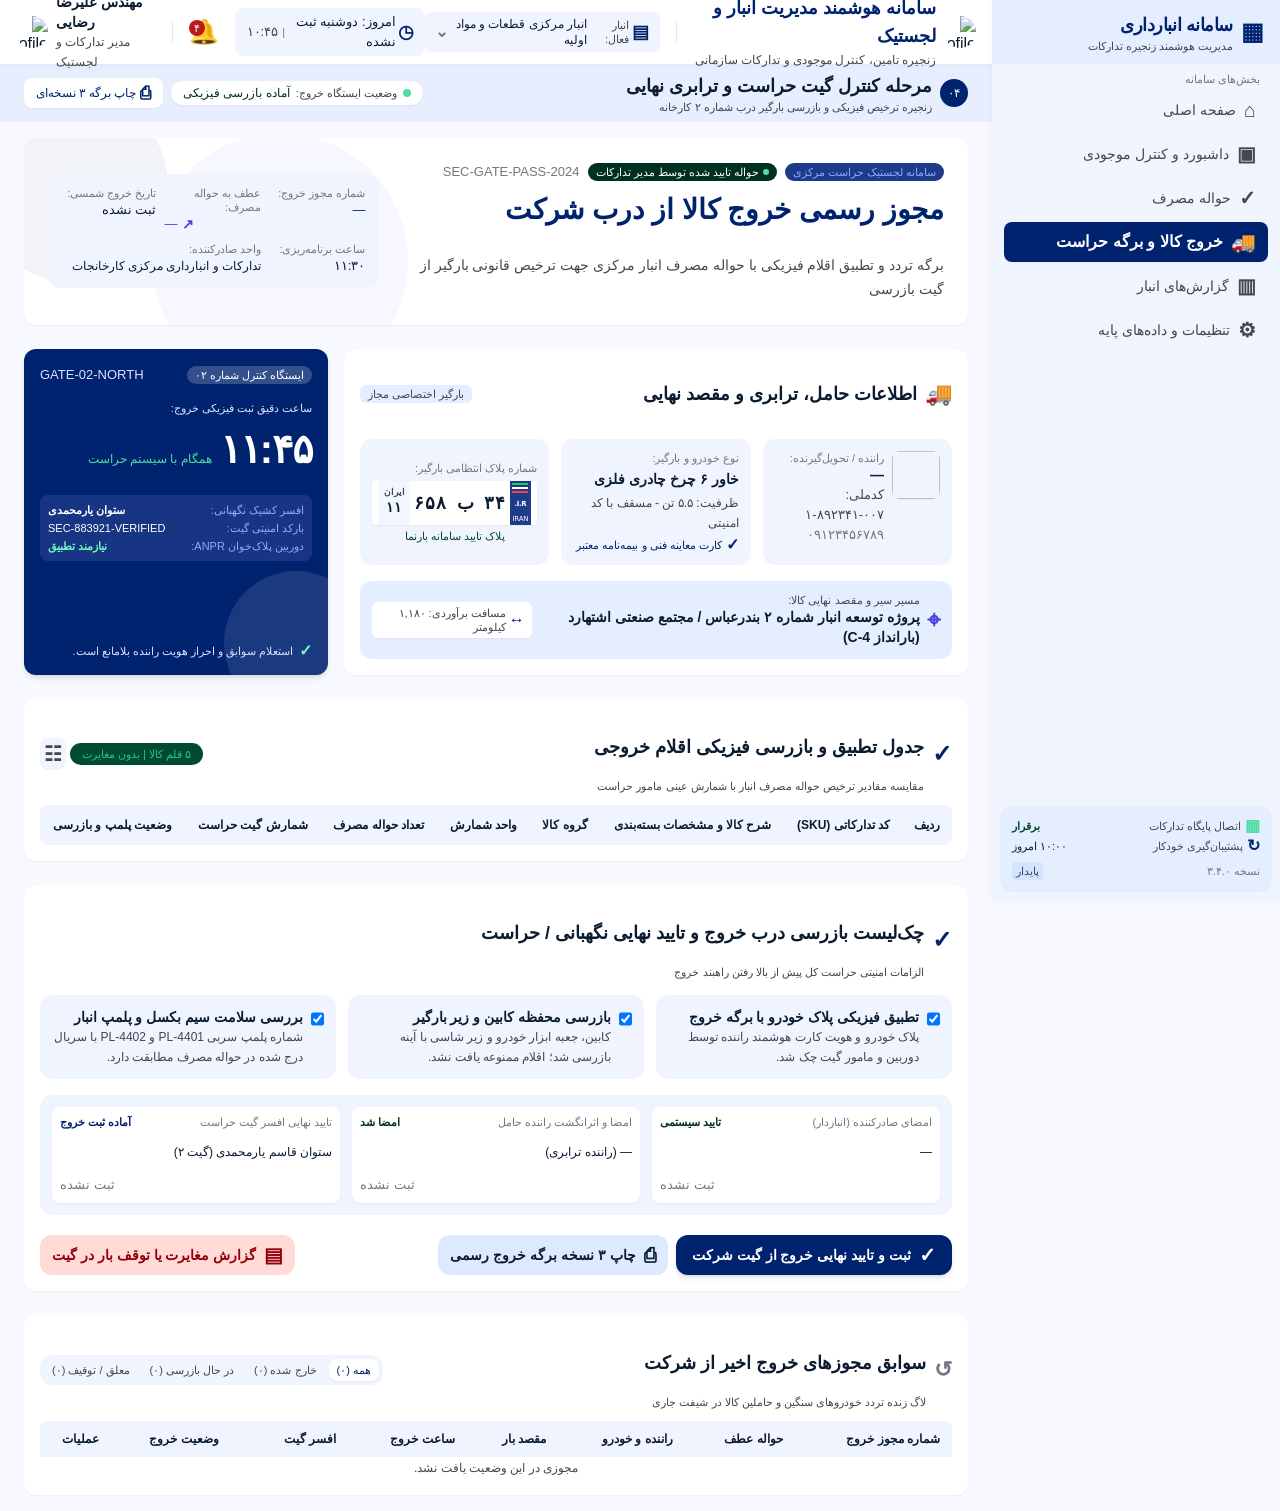
<file: dispatch-security-pass.html>
<!DOCTYPE html>
<html lang="fa" dir="rtl">
<head>
  <meta charset="utf-8">
  <meta name="viewport" content="width=device-width, initial-scale=1.0">
  <meta name="description" content="مدیریت برگه خروج و مجوز امنیتی در سامانه انبارداری ملزومات">
  <title>ملزومات | برگه خروج و مجوز امنیتی</title>
  <link rel="stylesheet" href="tailwind-compat.css">
  <link rel="stylesheet" href="dispatch-security-pass.css">
</head><body class="bg-background text-on-surface antialiased"><aside class="fixed right-0 top-0 h-full w-72 bg-surface-container-low shadow-[0_1px_8px_rgba(0,0,0,0.04)] z-50 flex flex-col justify-between select-none">
      <div class="flex flex-col">
        <a href="index.html" class="h-16 px-space-lg flex items-center gap-space-sm bg-surface-container no-underline">
          <span class="material-symbols-outlined text-primary text-2xl">warehouse</span>
          <div class="flex flex-col">
            <span class="font-headline-md text-headline-md text-primary font-bold tracking-tight">سامانه انبارداری</span>
            <span class="font-label-sm text-label-sm text-on-surface-variant">مدیریت هوشمند زنجیره تدارکات</span>
          </div>
        </a>
        <div class="px-space-md py-space-sm">
          <div class="text-label-sm font-label-sm text-outline px-space-sm mb-space-xs">بخش‌های سامانه</div>
          <nav class="flex flex-col gap-1" data-active-classes="bg-primary text-on-primary font-bold shadow-sm" aria-label="صفحات سامانه">
          <a class="flex items-center gap-space-sm px-space-md py-space-sm rounded-lg text-on-surface-variant hover:bg-surface-container-high hover:text-on-surface transition-all text-body-md font-body-md" data-path="home" href="index.html">
            <span class="material-symbols-outlined text-[20px]">home</span><span>صفحه اصلی</span>
          </a>
          <a class="flex items-center gap-space-sm px-space-md py-space-sm rounded-lg text-on-surface-variant hover:bg-surface-container-high hover:text-on-surface transition-all text-body-md font-body-md" data-path="dashboard-inventory" href="inventory-dashboard.html">
            <span class="material-symbols-outlined text-[20px]">inventory_2</span><span>داشبورد و کنترل موجودی</span>
          </a>
          <a class="flex items-center gap-space-sm px-space-md py-space-sm rounded-lg text-on-surface-variant hover:bg-surface-container-high hover:text-on-surface transition-all text-body-md font-body-md" data-path="consumption-voucher" href="consumption-voucher.html">
            <span class="material-symbols-outlined text-[20px]">assignment_turned_in</span><span>حواله مصرف</span>
          </a>
          <a aria-current="page" class="flex items-center gap-space-sm px-space-md py-space-sm rounded-lg transition-all bg-primary text-on-primary font-bold shadow-sm" data-path="dispatch-security-pass" href="dispatch-security-pass.html">
            <span class="material-symbols-outlined text-[20px]">local_shipping</span><span>خروج کالا و برگه حراست</span>
          </a>
          <a class="flex items-center gap-space-sm px-space-md py-space-sm rounded-lg text-on-surface-variant hover:bg-surface-container-high hover:text-on-surface transition-all text-body-md font-body-md" data-path="warehouse-reports" href="warehouse-reports.html">
            <span class="material-symbols-outlined text-[20px]">analytics</span><span>گزارش‌های انبار</span>
          </a>
          <a class="flex items-center gap-space-sm px-space-md py-space-sm rounded-lg text-on-surface-variant hover:bg-surface-container-high hover:text-on-surface transition-all text-body-md font-body-md" data-path="system-settings" href="system-settings.html">
            <span class="material-symbols-outlined text-[20px]">settings</span><span>تنظیمات و داده‌های پایه</span>
          </a>
          </nav>
        </div>
      </div>
      <div class="p-space-md m-space-sm bg-surface-container rounded-xl flex flex-col gap-space-xs">
        <div class="flex items-center justify-between text-label-sm font-label-sm">
          <span class="text-on-surface-variant flex items-center gap-1"><span class="material-symbols-outlined text-[16px] text-tertiary-fixed-dim">database</span>اتصال پایگاه تدارکات</span>
          <span class="text-tertiary-container font-semibold">برقرار</span>
        </div>
        <div class="flex items-center justify-between text-label-sm font-label-sm">
          <span class="text-on-surface-variant flex items-center gap-1"><span class="material-symbols-outlined text-[16px] text-primary">cloud_sync</span>پشتیبان‌گیری خودکار</span>
          <span class="text-on-surface">۱۰:۰۰ امروز</span>
        </div>
        <div class="pt-space-xs flex items-center justify-between font-label-sm text-label-sm text-outline">
          <span class="dir-ltr text-left">نسخه ۳.۴.۰</span>
          <span class="bg-surface-container-highest px-space-xs py-0.5 rounded text-on-surface-variant">پایدار</span>
        </div>
      </div>
    </aside><div class="pr-72"><header class="fixed top-0 right-72 left-0 h-16 bg-surface-container-lowest/95 backdrop-blur-md shadow-[0_1px_8px_rgba(0,0,0,0.04)] z-40 flex items-center justify-between px-space-lg"><div class="flex items-center gap-space-lg"><div class="flex items-center gap-space-sm"><img alt="Profile" class="w-8 h-8 rounded-full object-cover" /><div class="flex flex-col"><span class="font-headline-md text-headline-md text-primary font-bold leading-tight">سامانه هوشمند مدیریت انبار و لجستیک</span><span class="font-body-sm text-body-sm text-on-surface-variant hidden lg:inline">زنجیره تامین، کنترل موجودی و تدارکات سازمانی</span></div></div><div class="h-6 w-px bg-surface-container-high hidden md:block"></div><div class="hidden md:flex items-center gap-space-xs bg-surface-container-low px-space-md py-space-xs rounded-lg"><span class="material-symbols-outlined text-primary text-[18px]">store</span><span class="font-label-sm text-label-sm text-on-surface-variant">انبار فعال:</span><span class="font-label-md text-label-md text-on-surface font-semibold">انبار مرکزی قطعات و مواد اولیه</span><span class="material-symbols-outlined text-outline text-[16px]">expand_more</span></div></div><div class="flex items-center gap-space-md"><div class="hidden xl:flex items-center gap-space-xs text-on-surface-variant bg-surface-container-low px-space-md py-space-xs rounded-lg"><span class="material-symbols-outlined text-[18px] text-primary">calendar_today</span><span class="font-tabular-data text-tabular-data text-on-surface font-medium">امروز: دوشنبه ثبت نشده</span><span class="text-outline text-label-sm">|</span><span class="font-tabular-data text-tabular-data text-on-surface-variant dir-ltr">۱۰:۴۵</span></div><button class="relative p-space-xs rounded-lg text-on-surface-variant hover:bg-surface-container-low hover:text-on-surface transition-colors" type="button"><span class="material-symbols-outlined text-[24px]">notifications</span><span class="absolute top-1 left-1 w-4 h-4 bg-error text-on-error rounded-full flex items-center justify-center font-label-sm text-label-sm">۴</span></button><div class="h-6 w-px bg-surface-container-high"></div><div class="flex items-center gap-space-sm"><div class="text-left hidden sm:flex flex-col items-end"><span class="font-label-lg text-label-lg text-on-surface font-semibold">مهندس علیرضا رضایی</span><span class="font-body-sm text-body-sm text-on-surface-variant">مدیر تدارکات و لجستیک</span></div><img alt="Profile" class="w-8 h-8 rounded-full object-cover" /></div></div></header><main class="w-full pt-16 bg-surface min-h-screen"><div class="flex flex-col w-full">
<!-- Status & Process Bar -->
<div class="w-full bg-surface-container-high/60 px-margin py-space-sm flex flex-wrap items-center justify-between gap-space-md">
<div class="flex items-center gap-space-sm">
<span class="inline-flex items-center justify-center w-7 h-7 rounded-full bg-primary text-on-primary font-label-md text-label-md">۰۴</span>
<div class="flex flex-col">
<span class="font-headline-md text-headline-md text-on-surface">مرحله کنترل گیت حراست و ترابری نهایی</span>
<span class="font-label-sm text-label-sm text-on-surface-variant">زنجیره ترخیص فیزیکی و بازرسی بارگیر درب شماره ۲ کارخانه</span>
</div>
</div>
<div class="flex items-center gap-space-sm">
<div class="flex items-center gap-1.5 px-space-md py-1 bg-surface-container-lowest rounded-full shadow-sm">
<span class="w-2 h-2 rounded-full bg-tertiary-fixed-dim animate-pulse"></span>
<span class="font-label-sm text-label-sm text-on-surface-variant">وضعیت ایستگاه خروج:</span>
<span class="font-label-md text-label-md text-tertiary font-bold">آماده بازرسی فیزیکی</span>
</div>
<button class="flex items-center gap-1 px-space-md py-1.5 bg-surface-container-lowest text-primary hover:bg-surface-container rounded-lg shadow-sm font-label-md text-label-md transition-all" type="button">
<span class="material-symbols-outlined text-[18px]">print</span>
<span>چاپ برگه ۳ نسخه‌ای</span>
</button>
</div>
</div>
<div class="px-margin py-space-lg flex flex-col gap-space-xl">
<!-- Hero Document Header -->
<div class="bg-surface-container-lowest rounded-xl p-space-xl shadow-sm relative overflow-hidden">
<div class="absolute -top-12 -left-12 w-48 h-48 bg-primary/5 rounded-full pointer-events-none"></div>
<div class="absolute -bottom-16 left-32 w-64 h-64 bg-secondary-container/5 rounded-full pointer-events-none"></div>
<div class="flex flex-col lg:flex-row lg:items-center justify-between gap-space-lg relative z-10">
<div class="flex flex-col gap-space-xs max-w-2xl">
<div class="flex items-center gap-space-sm flex-wrap">
<span class="px-space-sm py-0.5 rounded-full bg-primary-container text-on-primary-container font-label-sm text-label-sm">سامانه لجستیک حراست مرکزی</span>
<span class="px-space-sm py-0.5 rounded-full bg-tertiary text-on-tertiary font-label-sm text-label-sm flex items-center gap-1">
<span class="w-1.5 h-1.5 rounded-full bg-tertiary-fixed-dim"></span>
              حواله تایید شده توسط مدیر تدارکات
            </span>
<span class="font-tabular-data text-tabular-data text-outline dir-ltr">SEC-GATE-PASS-2024</span>
</div>
<h1 class="font-headline-xl text-headline-xl text-primary font-bold mt-1">مجوز رسمی خروج کالا از درب شرکت</h1>
<p class="font-body-md text-body-md text-on-surface-variant">برگه تردد و تطبیق اقلام فیزیکی با حواله مصرف انبار مرکزی جهت ترخیص قانونی بارگیر از گیت بازرسی</p>
</div>
<!-- Document Metadata Mosaic -->
<div class="grid grid-cols-2 sm:grid-cols-3 gap-space-sm bg-surface-container-low p-space-md rounded-xl">
<div class="flex flex-col">
<span class="font-label-sm text-label-sm text-outline">شماره مجوز خروج:</span>
<span class="font-tabular-data text-tabular-data text-primary font-bold dir-ltr text-right">—</span>
</div>
<div class="flex flex-col">
<span class="font-label-sm text-label-sm text-outline">عطف به حواله مصرف:</span>
<a class="font-tabular-data text-tabular-data text-secondary font-bold hover:underline dir-ltr text-right flex items-center gap-1" href="#">
<span>—</span>
<span class="material-symbols-outlined text-[14px]">open_in_new</span>
</a>
</div>
<div class="flex flex-col">
<span class="font-label-sm text-label-sm text-outline">تاریخ خروج شمسی:</span>
<span class="font-tabular-data text-tabular-data text-on-surface font-semibold">ثبت نشده</span>
</div>
<div class="flex flex-col">
<span class="font-label-sm text-label-sm text-outline">ساعت برنامه‌ریزی:</span>
<span class="font-tabular-data text-tabular-data text-on-surface font-semibold dir-ltr text-right">۱۱:۳۰</span>
</div>
<div class="flex flex-col col-span-2 sm:col-span-2">
<span class="font-label-sm text-label-sm text-outline">واحد صادرکننده:</span>
<span class="font-body-sm text-body-sm text-on-surface font-medium truncate">تدارکات و انبارداری مرکزی کارخانجات</span>
</div>
</div>
</div>
</div>
<!-- Carrier & Transport Master Card -->
<div class="grid grid-cols-1 lg:grid-cols-12 gap-space-lg">
<!-- Right: Driver & Vehicle Detail (8 cols) -->
<div class="lg:col-span-8 bg-surface-container-lowest rounded-xl p-space-lg shadow-sm flex flex-col justify-between gap-space-lg">
<div class="flex items-center justify-between">
<div class="flex items-center gap-space-sm">
<span class="material-symbols-outlined text-primary text-[22px]">local_shipping</span>
<h2 class="font-headline-md text-headline-md text-on-surface font-bold">اطلاعات حامل، ترابری و مقصد نهایی</h2>
</div>
<span class="font-label-sm text-label-sm px-space-sm py-0.5 bg-surface-container rounded-md text-on-surface-variant">بارگیر اختصاصی مجاز</span>
</div>
<div class="grid grid-cols-1 md:grid-cols-3 gap-space-md">
<!-- Driver Info Card -->
<div class="bg-surface-container-low p-space-md rounded-xl flex items-start gap-space-sm">
<img class="w-12 h-12 rounded-lg object-cover flex-shrink-0 shadow-sm" data-alt="Clear professional studio ID portrait photo of a middle-aged Iranian transport driver named Javad Naseri wearing a company navy safety cap and high-visibility vest, neutral clean studio background, sharp focus, professional enterprise credential lighting" />
<div class="flex flex-col min-w-0">
<span class="font-label-sm text-label-sm text-outline">راننده / تحویل‌گیرنده:</span>
<span class="font-label-lg text-label-lg text-on-surface font-bold truncate">—</span>
<span class="font-tabular-data text-tabular-data text-on-surface-variant dir-ltr text-right">کدملی: ۰۰۷-۸۹۲۳۴۱-۱</span>
<span class="font-tabular-data text-tabular-data text-outline dir-ltr text-right">۰۹۱۲۳۴۵۶۷۸۹</span>
</div>
</div>
<!-- Vehicle Type & Specs -->
<div class="bg-surface-container-low p-space-md rounded-xl flex flex-col justify-between">
<div class="flex flex-col gap-1">
<span class="font-label-sm text-label-sm text-outline">نوع خودرو و بارگیر:</span>
<span class="font-label-lg text-label-lg text-on-surface font-bold">خاور ۶ چرخ چادری فلزی</span>
<span class="font-body-sm text-body-sm text-on-surface-variant">ظرفیت: ۵.۵ تن - مسقف با کد امنیتی</span>
</div>
<div class="flex items-center gap-1 font-label-sm text-label-sm text-primary font-medium mt-1">
<span class="material-symbols-outlined text-[16px]">verified</span>
<span>کارت معاینه فنی و بیمه‌نامه معتبر</span>
</div>
</div>
<!-- Graphical Iran License Plate -->
<div class="bg-surface-container-low p-space-md rounded-xl flex flex-col justify-center items-center">
<span class="font-label-sm text-label-sm text-outline mb-1.5 self-start">شماره پلاک انتظامی بارگیر:</span>
<!-- Standard Iranian License Plate Component -->
<div class="w-full max-w-[210px] h-11 bg-surface-container-lowest rounded shadow-sm flex items-center justify-between px-1.5 relative overflow-hidden select-none">
<!-- Blue Band (Left in Iran, so right-most in standard physical layout or left depending on convention) -->
<div class="w-7 h-full bg-[#1e3a8a] flex flex-col items-center justify-between py-0.5 text-on-primary">
<div class="w-4 h-2.5 flex flex-col justify-between">
<div class="w-full h-0.5 bg-green-500"></div>
<div class="w-full h-0.5 bg-white"></div>
<div class="w-full h-0.5 bg-red-500"></div>
</div>
<span class="text-[7px] font-sans font-bold tracking-tighter leading-none">I.R.</span>
<span class="text-[7px] font-sans tracking-tight leading-none">IRAN</span>
</div>
<!-- Main Numbers: 34 ب 658 -->
<div class="flex items-center justify-center gap-1.5 flex-1 px-1">
<span class="font-tabular-data text-headline-md font-bold text-on-surface tracking-wider">۳۴</span>
<span class="font-headline-md text-headline-md font-bold text-on-surface px-1">ب</span>
<span class="font-tabular-data text-headline-md font-bold text-on-surface tracking-wider">۶۵۸</span>
</div>
<!-- Iran Region Code: ایران ۱۱ -->
<div class="w-10 h-full flex flex-col items-center justify-center bg-surface-container-high/40 rounded-r-xs px-0.5">
<span class="text-[9px] font-headline-md font-bold text-on-surface-variant leading-none">ایران</span>
<span class="font-tabular-data text-label-lg font-bold text-on-surface leading-tight">۱۱</span>
</div>
</div>
<span class="font-label-sm text-label-sm text-tertiary-container mt-1 font-medium">پلاک تایید سامانه بارنما</span>
</div>
</div>
<!-- Destination Routing -->
<div class="bg-surface-container p-space-md rounded-xl flex flex-col md:flex-row md:items-center justify-between gap-space-sm">
<div class="flex items-center gap-space-sm">
<span class="material-symbols-outlined text-secondary text-[24px]">pin_drop</span>
<div class="flex flex-col">
<span class="font-label-sm text-label-sm text-on-surface-variant">مسیر سیر و مقصد نهایی کالا:</span>
<span class="font-label-lg text-label-lg text-on-surface font-bold">پروژه توسعه انبار شماره ۲ بندرعباس / مجتمع صنعتی اشتهارد (بارانداز C-4)</span>
</div>
</div>
<div class="flex items-center gap-space-xs text-on-surface-variant font-label-sm text-label-sm bg-surface-container-lowest px-space-sm py-1 rounded-md shadow-sm">
<span class="material-symbols-outlined text-[16px] text-primary">distance</span>
<span>مسافت برآوردی: ۱,۱۸۰ کیلومتر</span>
</div>
</div>
</div>
<!-- Left: Real-time Dispatch Control Card (4 cols) -->
<div class="lg:col-span-4 bg-primary text-on-primary rounded-xl p-space-lg shadow-md flex flex-col justify-between relative overflow-hidden">
<div class="absolute -right-10 -bottom-10 w-36 h-36 bg-on-primary/10 rounded-full pointer-events-none"></div>
<div class="flex flex-col gap-space-sm relative z-10">
<div class="flex items-center justify-between">
<span class="font-label-sm text-label-sm bg-on-primary/20 px-space-sm py-0.5 rounded-full text-on-primary font-semibold">ایستگاه کنترل شماره ۰۲</span>
<span class="font-tabular-data text-tabular-data text-primary-fixed dir-ltr">GATE-02-NORTH</span>
</div>
<div class="flex flex-col mt-2">
<span class="font-label-sm text-label-sm text-primary-fixed">ساعت دقیق ثبت فیزیکی خروج:</span>
<div class="flex items-baseline gap-space-sm mt-1">
<span class="font-headline-xl text-[2.5rem] font-bold tracking-tight text-white dir-ltr">۱۱:۴۵</span>
<span class="font-label-md text-label-md text-tertiary-fixed-dim font-bold">همگام با سیستم حراست</span>
</div>
</div>
<div class="bg-primary-container/80 p-space-sm rounded-lg flex flex-col gap-1 mt-2 text-on-primary-container">
<div class="flex items-center justify-between font-label-sm text-label-sm">
<span>افسر کشیک نگهبانی:</span>
<span class="font-semibold text-white">ستوان یارمحمدی</span>
</div>
<div class="flex items-center justify-between font-label-sm text-label-sm">
<span>بارکد امنیتی گیت:</span>
<span class="font-tabular-data text-white dir-ltr">SEC-883921-VERIFIED</span>
</div>
<div class="flex items-center justify-between font-label-sm text-label-sm">
<span>دوربین پلاک‌خوان ANPR:</span>
<span class="text-tertiary-fixed font-bold">نیازمند تطبیق</span>
</div>
</div>
</div>
<div class="pt-space-md border-t-0 flex flex-col gap-space-xs relative z-10">
<div class="flex items-center gap-1.5 font-label-sm text-label-sm text-primary-fixed">
<span class="material-symbols-outlined text-[16px] text-tertiary-fixed">gpp_good</span>
<span>استعلام سوابق و احراز هویت راننده بلامانع است.</span>
</div>
</div>
</div>
</div>
<!-- Items Verification Table Section -->
<div class="bg-surface-container-lowest rounded-xl p-space-lg shadow-sm flex flex-col gap-space-md">
<div class="flex flex-col sm:flex-row sm:items-center justify-between gap-space-sm">
<div class="flex items-center gap-space-sm">
<span class="material-symbols-outlined text-primary text-[24px]">fact_check</span>
<div class="flex flex-col">
<h3 class="font-headline-md text-headline-md text-on-surface font-bold">جدول تطبیق و بازرسی فیزیکی اقلام خروجی</h3>
<span class="font-label-sm text-label-sm text-on-surface-variant">مقایسه مقادیر ترخیص حواله مصرف انبار با شمارش عینی مامور حراست</span>
</div>
</div>
<div class="flex items-center gap-space-xs">
<span class="font-label-sm text-label-sm bg-tertiary-container text-on-tertiary-container px-space-md py-1 rounded-full font-semibold">
            ۵ قلم کالا | بدون مغایرت
          </span>
<button class="p-1 rounded-lg bg-surface-container-low text-on-surface-variant hover:text-primary" type="button">
<span class="material-symbols-outlined text-[20px]">filter_list</span>
</button>
</div>
</div>
<!-- Dense Industrial Table -->
<div class="overflow-x-auto rounded-lg">
<table class="w-full text-right select-text">
<thead>
<tr class="bg-surface-container-low text-on-surface font-label-md text-label-md h-10 shadow-none">
<th class="px-space-md text-center w-12 font-bold">ردیف</th>
<th class="px-space-md font-bold">کد تدارکاتی (SKU)</th>
<th class="px-space-md font-bold">شرح کالا و مشخصات بسته‌بندی</th>
<th class="px-space-md font-bold">گروه کالا</th>
<th class="px-space-md font-bold">واحد شمارش</th>
<th class="px-space-md text-center font-bold">تعداد حواله مصرف</th>
<th class="px-space-md text-center font-bold">شمارش گیت حراست</th>
<th class="px-space-md text-center font-bold">وضعیت پلمپ و بازرسی</th>
</tr>
</thead>
<tbody class="divide-y-0 text-body-md font-body-md"><tr><td colspan="12">هنوز اطلاعاتی ثبت نشده است.</td></tr></tbody>
</table>
</div>
</div>
<!-- Security Check-List & Final Clearance Action Section -->
<div class="bg-surface-container-lowest rounded-xl p-space-lg shadow-sm flex flex-col gap-space-lg">
<div class="flex items-center gap-space-sm">
<span class="material-symbols-outlined text-primary text-[24px]">verified_user</span>
<div class="flex flex-col">
<h3 class="font-headline-md text-headline-md text-on-surface font-bold">چک‌لیست بازرسی درب خروج و تایید نهایی نگهبانی / حراست</h3>
<span class="font-label-sm text-label-sm text-on-surface-variant">الزامات امنیتی حراست کل پیش از بالا رفتن راهبند خروج</span>
</div>
</div>
<div class="grid grid-cols-1 md:grid-cols-3 gap-space-md">
<!-- Checklist item 1 -->
<label class="flex items-start gap-space-sm p-space-md rounded-xl bg-surface-container-low cursor-pointer hover:bg-surface-container-high transition-all">
<input checked="" class="mt-1 w-4 h-4 rounded text-primary focus:ring-primary" type="checkbox"/>
<div class="flex flex-col">
<span class="font-label-lg text-label-lg text-on-surface font-semibold">تطبیق فیزیکی پلاک خودرو با برگه خروج</span>
<span class="font-body-sm text-body-sm text-on-surface-variant">پلاک خودرو و هویت کارت هوشمند راننده توسط دوربین و مامور گیت چک شد.</span>
</div>
</label>
<!-- Checklist item 2 -->
<label class="flex items-start gap-space-sm p-space-md rounded-xl bg-surface-container-low cursor-pointer hover:bg-surface-container-high transition-all">
<input checked="" class="mt-1 w-4 h-4 rounded text-primary focus:ring-primary" type="checkbox"/>
<div class="flex flex-col">
<span class="font-label-lg text-label-lg text-on-surface font-semibold">بازرسی محفظه کابین و زیر بارگیر</span>
<span class="font-body-sm text-body-sm text-on-surface-variant">کابین، جعبه ابزار خودرو و زیر شاسی با آینه بازرسی شد؛ اقلام ممنوعه یافت نشد.</span>
</div>
</label>
<!-- Checklist item 3 -->
<label class="flex items-start gap-space-sm p-space-md rounded-xl bg-surface-container-low cursor-pointer hover:bg-surface-container-high transition-all">
<input checked="" class="mt-1 w-4 h-4 rounded text-primary focus:ring-primary" type="checkbox"/>
<div class="flex flex-col">
<span class="font-label-lg text-label-lg text-on-surface font-semibold">بررسی سلامت سیم بکسل و پلمپ انبار</span>
<span class="font-body-sm text-body-sm text-on-surface-variant">شماره پلمپ سربی PL-4401 و PL-4402 با سریال درج شده در حواله مصرف مطابقت دارد.</span>
</div>
</label>
</div>
<!-- Signatures Mosaic -->
<div class="grid grid-cols-1 md:grid-cols-3 gap-space-md bg-surface-container-low p-space-md rounded-xl">
<div class="flex flex-col justify-between h-24 bg-surface-container-lowest p-space-sm rounded-lg shadow-sm">
<div class="flex justify-between items-center text-label-sm font-label-sm text-outline">
<span>امضای صادرکننده (انباردار)</span>
<span class="text-tertiary font-bold">تایید سیستمی</span>
</div>
<div class="font-label-md text-label-md text-on-surface font-semibold">—</div>
<span class="font-tabular-data text-tabular-data text-outline dir-ltr">ثبت نشده</span>
</div>
<div class="flex flex-col justify-between h-24 bg-surface-container-lowest p-space-sm rounded-lg shadow-sm">
<div class="flex justify-between items-center text-label-sm font-label-sm text-outline">
<span>امضا و اثرانگشت راننده حامل</span>
<span class="text-tertiary font-bold">امضا شد</span>
</div>
<div class="font-label-md text-label-md text-on-surface font-semibold">— (راننده ترابری)</div>
<span class="font-tabular-data text-tabular-data text-outline dir-ltr">ثبت نشده</span>
</div>
<div class="flex flex-col justify-between h-24 bg-surface-container-lowest p-space-sm rounded-lg shadow-sm">
<div class="flex justify-between items-center text-label-sm font-label-sm text-outline">
<span>تایید نهایی افسر گیت حراست</span>
<span class="text-primary font-bold">آماده ثبت خروج</span>
</div>
<div class="font-label-md text-label-md text-on-surface font-semibold">ستوان قاسم یارمحمدی (گیت ۲)</div>
<span class="font-tabular-data text-tabular-data text-outline dir-ltr">ثبت نشده</span>
</div>
</div>
<!-- Action Buttons Row -->
<div class="flex flex-wrap items-center justify-between gap-space-md pt-space-xs">
<div class="flex items-center gap-space-sm">
<button class="flex items-center gap-2 px-space-lg py-2.5 bg-primary text-on-primary rounded-xl font-label-lg text-label-lg shadow-md hover:bg-primary-container transition-all" type="button">
<span class="material-symbols-outlined text-[20px]">how_to_reg</span>
<span>ثبت و تایید نهایی خروج از گیت شرکت</span>
</button>
<button class="flex items-center gap-2 px-space-md py-2.5 bg-surface-container-high text-on-surface rounded-xl font-label-lg text-label-lg hover:bg-surface-container transition-all" type="button">
<span class="material-symbols-outlined text-[20px]">print</span>
<span>چاپ ۳ نسخه برگه خروج رسمی</span>
</button>
</div>
<button class="flex items-center gap-2 px-space-md py-2.5 bg-error-container text-on-error-container rounded-xl font-label-lg text-label-lg hover:bg-error hover:text-on-error transition-all" type="button">
<span class="material-symbols-outlined text-[20px]">report</span>
<span>گزارش مغایرت یا توقف بار در گیت</span>
</button>
</div>
</div>
<!-- Recent Security Dispatch Logs Card -->
<div class="bg-surface-container-lowest rounded-xl p-space-lg shadow-sm flex flex-col gap-space-md">
<div class="flex flex-col sm:flex-row sm:items-center justify-between gap-space-sm">
<div class="flex items-center gap-space-sm">
<span class="material-symbols-outlined text-outline text-[22px]">history</span>
<div class="flex flex-col">
<h3 class="font-headline-md text-headline-md text-on-surface font-bold">سوابق مجوزهای خروج اخیر از شرکت</h3>
<span class="font-label-sm text-label-sm text-on-surface-variant">لاگ زنده تردد خودروهای سنگین و حاملین کالا در شیفت جاری</span>
</div>
</div>
<!-- Filter Pills -->
<div class="flex items-center gap-1 bg-surface-container-low p-1 rounded-xl">
<button class="px-space-sm py-1 rounded-lg bg-surface-container-lowest font-label-sm text-label-sm text-primary font-bold shadow-sm" type="button">همه (۲۴)</button>
<button class="px-space-sm py-1 rounded-lg text-on-surface-variant hover:text-on-surface font-label-sm text-label-sm" type="button">خارج شده (۱۸)</button>
<button class="px-space-sm py-1 rounded-lg text-on-surface-variant hover:text-on-surface font-label-sm text-label-sm" type="button">در حال بازرسی (۴)</button>
<button class="px-space-sm py-1 rounded-lg text-on-surface-variant hover:text-on-surface font-label-sm text-label-sm" type="button">معلق / توقیف (۲)</button>
</div>
</div>
<!-- Logs Table -->
<div class="overflow-x-auto rounded-lg">
<table class="w-full text-right select-text">
<thead>
<tr class="bg-surface-container-low text-on-surface font-label-md text-label-md h-9">
<th class="px-space-md font-bold">شماره مجوز خروج</th>
<th class="px-space-md font-bold">حواله عطف</th>
<th class="px-space-md font-bold">راننده و خودرو</th>
<th class="px-space-md font-bold">مقصد بار</th>
<th class="px-space-md font-bold">ساعت خروج</th>
<th class="px-space-md font-bold">افسر گیت</th>
<th class="px-space-md text-center font-bold">وضعیت خروج</th>
<th class="px-space-md text-center font-bold">عملیات</th>
</tr>
</thead>
<tbody class="divide-y-0 text-body-sm font-body-sm"><tr><td colspan="12">هنوز اطلاعاتی ثبت نشده است.</td></tr></tbody>
</table>
</div>
</div>
</div>
</div></main></div>  <script src="dispatch-security-pass.js" defer></script>
  <script src="icon-fallback.js" defer></script>
</body></html>
</file>
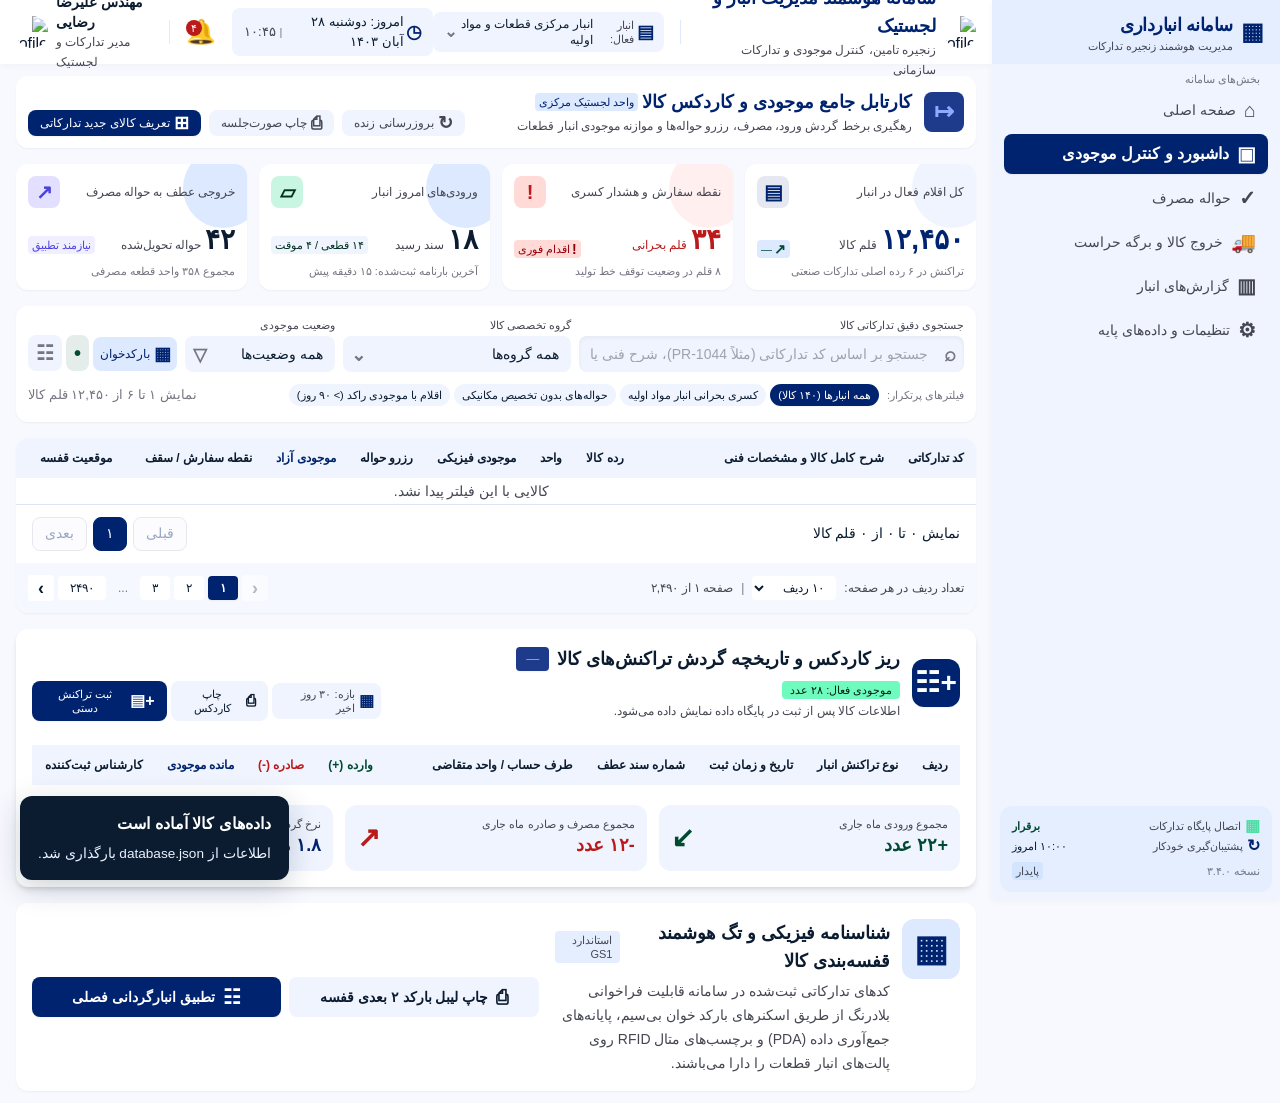
<file: inventory-dashboard.html>
<!DOCTYPE html>
<html lang="fa" dir="rtl">
<head>
  <meta charset="utf-8">
  <meta name="viewport" content="width=device-width, initial-scale=1.0">
  <meta name="description" content="داشبورد و کنترل موجودی سامانه انبارداری ملزومات">
  <title>ملزومات | داشبورد و کنترل موجودی</title>
  <link rel="stylesheet" href="tailwind-compat.css">
  <link rel="stylesheet" href="inventory-dashboard.css">
</head>
<body class="bg-background text-on-surface antialiased"><aside class="fixed right-0 top-0 h-full w-72 bg-surface-container-low shadow-[0_1px_8px_rgba(0,0,0,0.04)] z-50 flex flex-col justify-between select-none">
      <div class="flex flex-col">
        <a href="index.html" class="h-16 px-space-lg flex items-center gap-space-sm bg-surface-container no-underline">
          <span class="material-symbols-outlined text-primary text-2xl">warehouse</span>
          <div class="flex flex-col">
            <span class="font-headline-md text-headline-md text-primary font-bold tracking-tight">سامانه انبارداری</span>
            <span class="font-label-sm text-label-sm text-on-surface-variant">مدیریت هوشمند زنجیره تدارکات</span>
          </div>
        </a>
        <div class="px-space-md py-space-sm">
          <div class="text-label-sm font-label-sm text-outline px-space-sm mb-space-xs">بخش‌های سامانه</div>
          <nav class="flex flex-col gap-1" data-active-classes="bg-primary text-on-primary font-bold shadow-sm" aria-label="صفحات سامانه">
          <a class="flex items-center gap-space-sm px-space-md py-space-sm rounded-lg text-on-surface-variant hover:bg-surface-container-high hover:text-on-surface transition-all text-body-md font-body-md" data-path="home" href="index.html">
            <span class="material-symbols-outlined text-[20px]">home</span><span>صفحه اصلی</span>
          </a>
          <a aria-current="page" class="flex items-center gap-space-sm px-space-md py-space-sm rounded-lg transition-all bg-primary text-on-primary font-bold shadow-sm" data-path="dashboard-inventory" href="inventory-dashboard.html">
            <span class="material-symbols-outlined text-[20px]">inventory_2</span><span>داشبورد و کنترل موجودی</span>
          </a>
          <a class="flex items-center gap-space-sm px-space-md py-space-sm rounded-lg text-on-surface-variant hover:bg-surface-container-high hover:text-on-surface transition-all text-body-md font-body-md" data-path="consumption-voucher" href="consumption-voucher.html">
            <span class="material-symbols-outlined text-[20px]">assignment_turned_in</span><span>حواله مصرف</span>
          </a>
          <a class="flex items-center gap-space-sm px-space-md py-space-sm rounded-lg text-on-surface-variant hover:bg-surface-container-high hover:text-on-surface transition-all text-body-md font-body-md" data-path="dispatch-security-pass" href="dispatch-security-pass.html">
            <span class="material-symbols-outlined text-[20px]">local_shipping</span><span>خروج کالا و برگه حراست</span>
          </a>
          <a class="flex items-center gap-space-sm px-space-md py-space-sm rounded-lg text-on-surface-variant hover:bg-surface-container-high hover:text-on-surface transition-all text-body-md font-body-md" data-path="warehouse-reports" href="warehouse-reports.html">
            <span class="material-symbols-outlined text-[20px]">analytics</span><span>گزارش‌های انبار</span>
          </a>
          <a class="flex items-center gap-space-sm px-space-md py-space-sm rounded-lg text-on-surface-variant hover:bg-surface-container-high hover:text-on-surface transition-all text-body-md font-body-md" data-path="system-settings" href="system-settings.html">
            <span class="material-symbols-outlined text-[20px]">settings</span><span>تنظیمات و داده‌های پایه</span>
          </a>
          </nav>
        </div>
      </div>
      <div class="p-space-md m-space-sm bg-surface-container rounded-xl flex flex-col gap-space-xs">
        <div class="flex items-center justify-between text-label-sm font-label-sm">
          <span class="text-on-surface-variant flex items-center gap-1"><span class="material-symbols-outlined text-[16px] text-tertiary-fixed-dim">database</span>اتصال پایگاه تدارکات</span>
          <span class="text-tertiary-container font-semibold">برقرار</span>
        </div>
        <div class="flex items-center justify-between text-label-sm font-label-sm">
          <span class="text-on-surface-variant flex items-center gap-1"><span class="material-symbols-outlined text-[16px] text-primary">cloud_sync</span>پشتیبان‌گیری خودکار</span>
          <span class="text-on-surface">۱۰:۰۰ امروز</span>
        </div>
        <div class="pt-space-xs flex items-center justify-between font-label-sm text-label-sm text-outline">
          <span class="dir-ltr text-left">نسخه ۳.۴.۰</span>
          <span class="bg-surface-container-highest px-space-xs py-0.5 rounded text-on-surface-variant">پایدار</span>
        </div>
      </div>
    </aside><div class="pr-72"><header class="fixed top-0 right-72 left-0 h-16 bg-surface-container-lowest/95 backdrop-blur-md shadow-[0_1px_8px_rgba(0,0,0,0.04)] z-40 flex items-center justify-between px-space-lg"><div class="flex items-center gap-space-lg"><div class="flex items-center gap-space-sm"><img alt="Profile" class="w-8 h-8 rounded-full object-cover" alt="تصویر در دسترس نیست"/><div class="flex flex-col"><span class="font-headline-md text-headline-md text-primary font-bold leading-tight">سامانه هوشمند مدیریت انبار و لجستیک</span><span class="font-body-sm text-body-sm text-on-surface-variant hidden lg:inline">زنجیره تامین، کنترل موجودی و تدارکات سازمانی</span></div></div><div class="h-6 w-px bg-surface-container-high hidden md:block"></div><div class="hidden md:flex items-center gap-space-xs bg-surface-container-low px-space-md py-space-xs rounded-lg"><span class="material-symbols-outlined text-primary text-[18px]">store</span><span class="font-label-sm text-label-sm text-on-surface-variant">انبار فعال:</span><span class="font-label-md text-label-md text-on-surface font-semibold">انبار مرکزی قطعات و مواد اولیه</span><span class="material-symbols-outlined text-outline text-[16px]">expand_more</span></div></div><div class="flex items-center gap-space-md"><div class="hidden xl:flex items-center gap-space-xs text-on-surface-variant bg-surface-container-low px-space-md py-space-xs rounded-lg"><span class="material-symbols-outlined text-[18px] text-primary">calendar_today</span><span class="font-tabular-data text-tabular-data text-on-surface font-medium">امروز: دوشنبه ۲۸ آبان ۱۴۰۳</span><span class="text-outline text-label-sm">|</span><span class="font-tabular-data text-tabular-data text-on-surface-variant dir-ltr">۱۰:۴۵</span></div><button class="relative p-space-xs rounded-lg text-on-surface-variant hover:bg-surface-container-low hover:text-on-surface transition-colors" type="button"><span class="material-symbols-outlined text-[24px]">notifications</span><span class="absolute top-1 left-1 w-4 h-4 bg-error text-on-error rounded-full flex items-center justify-center font-label-sm text-label-sm">۴</span></button><div class="h-6 w-px bg-surface-container-high"></div><div class="flex items-center gap-space-sm"><div class="text-left hidden sm:flex flex-col items-end"><span class="font-label-lg text-label-lg text-on-surface font-semibold">مهندس علیرضا رضایی</span><span class="font-body-sm text-body-sm text-on-surface-variant">مدیر تدارکات و لجستیک</span></div><img alt="Profile" class="w-8 h-8 rounded-full object-cover" alt="تصویر در دسترس نیست"/></div></div></header><main class="w-full pt-16 bg-surface min-h-screen"><div class="flex flex-col w-full">
<div class="px-space-lg py-space-md flex flex-col gap-space-lg">
<!-- Subheader & Quick Status Strip -->
<div class="flex flex-col md:flex-row md:items-center justify-between gap-space-md bg-surface-container-lowest p-space-md rounded-xl shadow-sm">
<div class="flex items-center gap-space-md">
<div class="w-10 h-10 rounded-lg bg-primary-container text-on-primary-container flex items-center justify-center font-bold">
<span class="material-symbols-outlined text-[24px]">view_timeline</span>
</div>
<div class="flex flex-col">
<div class="flex items-center gap-space-xs">
<span class="font-headline-md text-headline-md text-primary font-bold">کارتابل جامع موجودی و کاردکس کالا</span>
<span class="bg-surface-container-high text-primary px-space-xs py-0.5 rounded text-label-sm font-label-sm">واحد لجستیک مرکزی</span>
</div>
<span class="font-body-sm text-body-sm text-on-surface-variant">رهگیری برخط گردش ورود، مصرف، رزرو حواله‌ها و موازنه موجودی انبار قطعات</span>
</div>
</div>
<div class="flex items-center gap-space-sm self-end md:self-auto">
<button class="flex items-center gap-1 px-space-md py-space-xs rounded-lg bg-surface-container-low hover:bg-surface-container text-on-surface-variant text-label-md font-label-md transition-all" id="btn-refresh" type="button">
<span class="material-symbols-outlined text-[18px]">sync</span>
<span>بروزرسانی زنده</span>
</button>
<button class="flex items-center gap-1 px-space-md py-space-xs rounded-lg bg-surface-container-low hover:bg-surface-container text-on-surface-variant text-label-md font-label-md transition-all" type="button">
<span class="material-symbols-outlined text-[18px]">print</span>
<span>چاپ صورت‌جلسه</span>
</button>
<button class="flex items-center gap-1 px-space-md py-space-xs rounded-lg bg-primary text-on-primary text-label-md font-label-md hover:bg-primary-container transition-all shadow-sm" type="button">
<span class="material-symbols-outlined text-[18px]">add_box</span>
<span>تعریف کالای جدید تدارکاتی</span>
</button>
</div>
</div>
<!-- 1. Key Performance Indicators (KPI Cards) -->
<div class="grid grid-cols-1 sm:grid-cols-2 xl:grid-cols-4 gap-space-md">
<!-- KPI 1: Active Items -->
<div class="bg-surface-container-lowest p-space-md rounded-xl shadow-sm flex flex-col justify-between relative overflow-hidden group">
<div class="absolute -right-4 -top-4 w-20 h-20 rounded-full bg-surface-container-low group-hover:scale-110 transition-transform"></div>
<div class="flex items-center justify-between relative z-10">
<span class="font-label-md text-label-md text-on-surface-variant">کل اقلام فعال در انبار</span>
<span class="w-8 h-8 rounded-lg bg-primary/10 text-primary flex items-center justify-center">
<span class="material-symbols-outlined text-[20px]">category</span>
</span>
</div>
<div class="mt-space-md relative z-10 flex items-baseline justify-between">
<div class="flex items-baseline gap-1">
<span class="font-headline-xl text-headline-xl text-primary font-bold">۱۲,۴۵۰</span>
<span class="font-body-sm text-body-sm text-on-surface-variant">قلم کالا</span>
</div>
<span class="text-tertiary-container bg-surface-container-high px-space-xs py-0.5 rounded text-label-sm font-label-sm flex items-center gap-0.5">
<span class="material-symbols-outlined text-[14px]">trending_up</span>
<span>—</span>
</span>
</div>
<div class="mt-space-xs text-label-sm font-label-sm text-outline">تراکنش در ۶ رده اصلی تدارکات صنعتی</div>
</div>
<!-- KPI 2: Reorder Threshold Alert -->
<div class="bg-surface-container-lowest p-space-md rounded-xl shadow-sm flex flex-col justify-between relative overflow-hidden group">
<div class="absolute -right-4 -top-4 w-20 h-20 rounded-full bg-error-container/40 group-hover:scale-110 transition-transform"></div>
<div class="flex items-center justify-between relative z-10">
<span class="font-label-md text-label-md text-on-surface-variant">نقطه سفارش و هشدار کسری</span>
<span class="w-8 h-8 rounded-lg bg-error-container text-error flex items-center justify-center">
<span class="material-symbols-outlined text-[20px]">warning</span>
</span>
</div>
<div class="mt-space-md relative z-10 flex items-baseline justify-between">
<div class="flex items-baseline gap-1">
<span class="font-headline-xl text-headline-xl text-error font-bold">۳۴</span>
<span class="font-body-sm text-body-sm text-error">قلم بحرانی</span>
</div>
<span class="bg-error-container text-on-error-container px-space-xs py-0.5 rounded text-label-sm font-label-sm font-bold flex items-center gap-0.5">
<span class="material-symbols-outlined text-[14px]">priority_high</span>
<span>اقدام فوری</span>
</span>
</div>
<div class="mt-space-xs text-label-sm font-label-sm text-outline">۸ قلم در وضعیت توقف خط تولید</div>
</div>
<!-- KPI 3: Inbound Goods Receipts -->
<div class="bg-surface-container-lowest p-space-md rounded-xl shadow-sm flex flex-col justify-between relative overflow-hidden group">
<div class="absolute -right-4 -top-4 w-20 h-20 rounded-full bg-surface-container-high group-hover:scale-110 transition-transform"></div>
<div class="flex items-center justify-between relative z-10">
<span class="font-label-md text-label-md text-on-surface-variant">ورودی‌های امروز انبار</span>
<span class="w-8 h-8 rounded-lg bg-tertiary-fixed-dim/30 text-tertiary flex items-center justify-center">
<span class="material-symbols-outlined text-[20px]">archive</span>
</span>
</div>
<div class="mt-space-md relative z-10 flex items-baseline justify-between">
<div class="flex items-baseline gap-1">
<span class="font-headline-xl text-headline-xl text-on-surface font-bold">۱۸</span>
<span class="font-body-sm text-body-sm text-on-surface-variant">سند رسید</span>
</div>
<span class="bg-surface-container-low text-tertiary font-semibold px-space-xs py-0.5 rounded text-label-sm font-label-sm">
            ۱۴ قطعی / ۴ موقت
          </span>
</div>
<div class="mt-space-xs text-label-sm font-label-sm text-outline">آخرین بارنامه ثبت‌شده: ۱۵ دقیقه پیش</div>
</div>
<!-- KPI 4: Outbound Dispatches -->
<div class="bg-surface-container-lowest p-space-md rounded-xl shadow-sm flex flex-col justify-between relative overflow-hidden group">
<div class="absolute -right-4 -top-4 w-20 h-20 rounded-full bg-surface-container-high group-hover:scale-110 transition-transform"></div>
<div class="flex items-center justify-between relative z-10">
<span class="font-label-md text-label-md text-on-surface-variant">خروجی عطف به حواله مصرف</span>
<span class="w-8 h-8 rounded-lg bg-secondary-fixed text-secondary flex items-center justify-center">
<span class="material-symbols-outlined text-[20px]">unarchive</span>
</span>
</div>
<div class="mt-space-md relative z-10 flex items-baseline justify-between">
<div class="flex items-baseline gap-1">
<span class="font-headline-xl text-headline-xl text-on-surface font-bold">۴۲</span>
<span class="font-body-sm text-body-sm text-on-surface-variant">حواله تحویل‌شده</span>
</div>
<span class="text-secondary bg-secondary-fixed/50 px-space-xs py-0.5 rounded text-label-sm font-label-sm font-medium">
            نیازمند تطبیق
          </span>
</div>
<div class="mt-space-xs text-label-sm font-label-sm text-outline">مجموع ۳۵۸ واحد قطعه مصرفی</div>
</div>
</div>
<!-- 2. Search, Filter Bar and Action Controls -->
<div class="bg-surface-container-lowest p-space-md rounded-xl shadow-sm flex flex-col gap-space-md">
<div class="grid grid-cols-1 md:grid-cols-12 gap-space-sm items-center">
<!-- Search Field -->
<div class="md:col-span-5 relative">
<label class="block text-label-sm font-label-sm text-on-surface-variant mb-1 font-semibold">جستجوی دقیق تدارکاتی کالا</label>
<div class="relative flex items-center">
<span class="material-symbols-outlined absolute right-space-sm text-outline pointer-events-none text-[20px]">search</span>
<input class="w-full bg-surface-container-low text-on-surface text-body-md font-body-md pr-9 pl-space-md py-1.5 rounded-lg border-0 focus:outline-none focus:ring-2 focus:ring-primary shadow-inner" id="table-search" placeholder="جستجو بر اساس کد تدارکاتی (مثلاً PR-1044)، شرح فنی یا بارکد..." type="text"/>
</div>
</div>
<!-- Category Filter -->
<div class="md:col-span-3">
<label class="block text-label-sm font-label-sm text-on-surface-variant mb-1 font-semibold">گروه تخصصی کالا</label>
<div class="relative">
<select class="w-full bg-surface-container-low text-on-surface text-body-md font-body-md px-space-md py-1.5 rounded-lg border-0 focus:outline-none focus:ring-2 focus:ring-primary appearance-none cursor-pointer">
<option value="">همه رده‌ها (قطعات، مواد، ابزار)</option>
<option value="mech">قطعات یدکی مکانیکی و هیدرولیک</option>
<option value="lub">روغن‌ها، روانکارها و مواد شیمیایی</option>
<option value="elec">تجهیزات برق، الکترونیک و ابزار دقیق</option>
<option value="safe">تجهیزات ایمنی و حفاظت فردی (HSE)</option>
<option value="tools">ابزارآلات کارگاهی و ملزومات صنعتی</option>
</select>
<span class="material-symbols-outlined absolute left-space-sm top-2.5 text-outline pointer-events-none text-[18px]">expand_more</span>
</div>
</div>
<!-- Stock Status Filter -->
<div class="md:col-span-2">
<label class="block text-label-sm font-label-sm text-on-surface-variant mb-1 font-semibold">وضعیت موجودی</label>
<div class="relative">
<select class="w-full bg-surface-container-low text-on-surface text-body-md font-body-md px-space-md py-1.5 rounded-lg border-0 focus:outline-none focus:ring-2 focus:ring-primary appearance-none cursor-pointer">
<option value="">همه وضعیت‌ها</option>
<option value="available">موجود در سقف استاندارد</option>
<option value="reorder">رسیده به نقطه سفارش (هشدار)</option>
<option value="exhausted">اتمام موجودی و راکد</option>
</select>
<span class="material-symbols-outlined absolute left-space-sm top-2.5 text-outline pointer-events-none text-[18px]">filter_alt</span>
</div>
</div>
<!-- Quick Action Trigger Buttons -->
<div class="md:col-span-2 flex items-end gap-space-xs pt-4 md:pt-0">
<button class="flex-1 flex items-center justify-center gap-1 bg-surface-container-high hover:bg-surface-container-highest text-primary py-2 rounded-lg text-label-md font-label-md transition-all" title="اسکن با بارکدخوان فیزیکی" type="button">
<span class="material-symbols-outlined text-[18px]">barcode_scanner</span>
<span class="hidden sm:inline">بارکدخوان</span>
</button>
<button class="flex items-center justify-center bg-tertiary-container/10 hover:bg-tertiary-container/20 text-tertiary-container p-2 rounded-lg transition-all" title="دریافت فایل اکسل کاردکس" type="button">
<span class="material-symbols-outlined text-[20px]">download</span>
</button>
<button class="flex items-center justify-center bg-surface-container-low hover:bg-surface-container text-outline p-2 rounded-lg transition-all" title="فیلترهای پیشرفته انبارگردانی" type="button">
<span class="material-symbols-outlined text-[20px]">tune</span>
</button>
</div>
</div>
<!-- Quick Filter Pills -->
<div class="flex items-center gap-space-xs overflow-x-auto pb-1 text-label-sm font-label-sm border-t-0">
<span class="text-outline whitespace-nowrap pl-space-xs">فیلترهای پرتکرار:</span>
<button class="bg-primary text-on-primary px-space-sm py-1 rounded-full whitespace-nowrap shadow-sm">همه انبارها (۱۴۰ کالا)</button>
<button class="bg-surface-container-low hover:bg-surface-container text-on-surface px-space-sm py-1 rounded-full whitespace-nowrap">کسری بحرانی انبار مواد اولیه</button>
<button class="bg-surface-container-low hover:bg-surface-container text-on-surface px-space-sm py-1 rounded-full whitespace-nowrap">حواله‌های بدون تخصیص مکانیکی</button>
<button class="bg-surface-container-low hover:bg-surface-container text-on-surface px-space-sm py-1 rounded-full whitespace-nowrap">اقلام با موجودی راکد (&gt; ۹۰ روز)</button>
<span class="mr-auto text-outline font-tabular-data text-tabular-data hidden lg:inline">نمایش ۱ تا ۶ از ۱۲,۴۵۰ قلم کالا</span>
</div>
</div>
<!-- 3. Primary Inventory Tabular Data Section -->
<div class="bg-surface-container-lowest rounded-xl shadow-sm overflow-hidden flex flex-col">
<div class="overflow-x-auto w-full">
<table class="w-full text-right border-collapse select-none">
<thead>
<tr class="bg-surface-container-low text-on-surface font-label-md text-label-md border-b-0 h-10">
<th class="py-space-xs px-space-md font-bold whitespace-nowrap">کد تدارکاتی</th>
<th class="py-space-xs px-space-md font-bold min-w-[260px]">شرح کامل کالا و مشخصات فنی</th>
<th class="py-space-xs px-space-md font-bold whitespace-nowrap">رده کالا</th>
<th class="py-space-xs px-space-md font-bold text-center whitespace-nowrap">واحد</th>
<th class="py-space-xs px-space-md font-bold text-center whitespace-nowrap">موجودی فیزیکی</th>
<th class="py-space-xs px-space-md font-bold text-center whitespace-nowrap">رزرو حواله</th>
<th class="py-space-xs px-space-md font-bold text-center whitespace-nowrap text-primary">موجودی آزاد</th>
<th class="py-space-xs px-space-md font-bold min-w-[140px] whitespace-nowrap">نقطه سفارش / سقف</th>
<th class="py-space-xs px-space-md font-bold whitespace-nowrap">موقعیت قفسه</th>
<th class="py-space-xs px-space-md font-bold text-center whitespace-nowrap">عملیات</th>
</tr>
</thead>
<tbody class="divide-y-0 text-body-md font-body-md text-on-surface"><tr><td colspan="12">هنوز اطلاعاتی ثبت نشده است.</td></tr></tbody>
</table>
</div>
<!-- Table Bottom Metadata & Pagination -->
<div class="p-space-md bg-surface-container-low/60 flex flex-col sm:flex-row items-center justify-between gap-space-sm text-label-md font-label-md">
<div class="flex items-center gap-space-sm text-on-surface-variant">
<span class="font-tabular-data">تعداد ردیف در هر صفحه:</span>
<select class="bg-surface-container-lowest px-2 py-1 rounded border-0 text-on-surface">
<option>۵ ردیف</option>
<option selected="">۱۰ ردیف</option>
<option>۲۵ ردیف</option>
<option>۵۰ ردیف</option>
</select>
<span class="text-outline">|</span>
<span class="font-tabular-data">صفحه ۱ از ۲,۴۹۰</span>
</div>
<div class="flex items-center gap-1">
<button class="px-2.5 py-1 rounded bg-surface-container-lowest hover:bg-surface-container text-outline transition-colors disabled:opacity-50" disabled="">
<span class="material-symbols-outlined text-[18px] align-middle">chevron_right</span>
</button>
<button class="px-3 py-1 rounded bg-primary text-on-primary font-bold shadow-sm">۱</button>
<button class="px-3 py-1 rounded bg-surface-container-lowest hover:bg-surface-container text-on-surface transition-colors">۲</button>
<button class="px-3 py-1 rounded bg-surface-container-lowest hover:bg-surface-container text-on-surface transition-colors">۳</button>
<span class="px-2 text-outline">...</span>
<button class="px-3 py-1 rounded bg-surface-container-lowest hover:bg-surface-container text-on-surface transition-colors">۲۴۹۰</button>
<button class="px-2.5 py-1 rounded bg-surface-container-lowest hover:bg-surface-container text-on-surface transition-colors">
<span class="material-symbols-outlined text-[18px] align-middle">chevron_left</span>
</button>
</div>
</div>
</div>
<!-- 4. Detailed Cardex (گردش ورود و خروج کالا بر اساس کد تدارکاتی) -->
<div class="bg-surface-container-lowest rounded-xl shadow-md p-space-lg flex flex-col gap-space-md transition-all" id="cardex-panel">
<!-- Cardex Header & Selected Item Meta -->
<div class="flex flex-col lg:flex-row lg:items-center justify-between gap-space-md pb-space-md border-b-0">
<div class="flex items-start sm:items-center gap-space-md">
<div class="w-12 h-12 rounded-xl bg-primary text-on-primary flex items-center justify-center shadow-sm">
<span class="material-symbols-outlined text-[28px]">format_list_bulleted_add</span>
</div>
<div class="flex flex-col">
<div class="flex items-center gap-2 flex-wrap">
<span class="font-headline-md text-headline-md font-bold text-on-surface">ریز کاردکس و تاریخچه گردش تراکنش‌های کالا</span>
<span class="dir-ltr text-left font-tabular-data text-tabular-data font-bold bg-primary-container text-on-primary-container px-2.5 py-0.5 rounded shadow-sm" id="active-sku-badge">—</span>
<span class="bg-tertiary-fixed text-on-tertiary-fixed px-2 py-0.5 rounded text-label-sm font-label-sm font-semibold">موجودی فعال: ۲۸ عدد</span>
</div>
<span class="font-body-sm text-body-sm text-on-surface-variant mt-0.5" id="active-sku-desc">اطلاعات کالا پس از ثبت در پایگاه داده نمایش داده می‌شود.</span>
</div>
</div>
<!-- Cardex Top Actions -->
<div class="flex items-center gap-space-xs self-end lg:self-auto">
<div class="flex items-center bg-surface-container-low px-space-sm py-1 rounded-lg text-label-sm font-label-sm text-on-surface-variant">
<span class="material-symbols-outlined text-[16px] text-primary ml-1">date_range</span>
<span>بازه: ۳۰ روز اخیر</span>
</div>
<button class="flex items-center gap-1 bg-surface-container-low hover:bg-surface-container text-on-surface px-space-md py-1.5 rounded-lg text-label-sm font-label-sm transition-all" type="button">
<span class="material-symbols-outlined text-[16px]">print</span>
<span>چاپ کاردکس</span>
</button>
<button class="flex items-center gap-1 bg-primary text-on-primary hover:bg-primary-container px-space-md py-1.5 rounded-lg text-label-sm font-label-sm transition-all shadow-sm" type="button">
<span class="material-symbols-outlined text-[16px]">post_add</span>
<span>ثبت تراکنش دستی</span>
</button>
</div>
</div>
<!-- Cardex Operational Audit Table -->
<div class="overflow-x-auto w-full">
<table class="w-full text-right border-collapse">
<thead>
<tr class="bg-surface-container-low text-on-surface font-label-md text-label-md h-10">
<th class="py-space-xs px-space-md font-bold whitespace-nowrap">ردیف</th>
<th class="py-space-xs px-space-md font-bold whitespace-nowrap">نوع تراکنش انبار</th>
<th class="py-space-xs px-space-md font-bold whitespace-nowrap">تاریخ و زمان ثبت</th>
<th class="py-space-xs px-space-md font-bold whitespace-nowrap">شماره سند عطف</th>
<th class="py-space-xs px-space-md font-bold min-w-[200px]">طرف حساب / واحد متقاضی</th>
<th class="py-space-xs px-space-md font-bold text-center whitespace-nowrap text-tertiary-container">وارده (+)</th>
<th class="py-space-xs px-space-md font-bold text-center whitespace-nowrap text-error">صادره (-)</th>
<th class="py-space-xs px-space-md font-bold text-center whitespace-nowrap text-primary">مانده موجودی</th>
<th class="py-space-xs px-space-md font-bold whitespace-nowrap">کارشناس ثبت‌کننده</th>
<th class="py-space-xs px-space-md font-bold text-center whitespace-nowrap">سند ضمیمه</th>
</tr>
</thead>
<tbody class="divide-y-0 text-body-md font-body-md text-on-surface"><tr><td colspan="12">هنوز اطلاعاتی ثبت نشده است.</td></tr></tbody>
</table>
</div>
<!-- Cardex Footer Summary Stats -->
<div class="grid grid-cols-1 sm:grid-cols-3 gap-space-md pt-space-sm border-t-0">
<div class="bg-surface-container-low p-space-md rounded-xl flex items-center justify-between">
<div class="flex flex-col">
<span class="text-label-sm font-label-sm text-on-surface-variant">مجموع ورودی ماه جاری</span>
<span class="font-headline-md text-headline-md font-bold text-tertiary-container font-tabular-data">+۲۲ عدد</span>
</div>
<span class="material-symbols-outlined text-tertiary-container text-[28px]">move_to_inbox</span>
</div>
<div class="bg-surface-container-low p-space-md rounded-xl flex items-center justify-between">
<div class="flex flex-col">
<span class="text-label-sm font-label-sm text-on-surface-variant">مجموع مصرف و صادره ماه جاری</span>
<span class="font-headline-md text-headline-md font-bold text-error font-tabular-data">-۱۲ عدد</span>
</div>
<span class="material-symbols-outlined text-error text-[28px]">outbox</span>
</div>
<div class="bg-surface-container-low p-space-md rounded-xl flex items-center justify-between">
<div class="flex flex-col">
<span class="text-label-sm font-label-sm text-on-surface-variant">نرخ گردش کالا (Turnover Ratio)</span>
<span class="font-headline-md text-headline-md font-bold text-primary font-tabular-data">۱.۸ مرتبه در ماه</span>
</div>
<span class="material-symbols-outlined text-primary text-[28px]">published_with_changes</span>
</div>
</div>
</div>
<!-- Warehouse Shelf Identification & Visual QR Blueprint Card -->
<div class="bg-surface-container-lowest rounded-xl shadow-sm p-space-lg flex flex-col lg:flex-row items-center justify-between gap-space-lg">
<div class="flex items-start gap-space-md">
<div class="p-3 bg-surface-container-high text-primary rounded-xl hidden sm:flex items-center justify-center">
<span class="material-symbols-outlined text-[36px]">qr_code_scanner</span>
</div>
<div class="flex flex-col gap-1">
<div class="flex items-center gap-2">
<span class="font-headline-md text-headline-md font-bold text-on-surface">شناسنامه فیزیکی و تگ هوشمند قفسه‌بندی کالا</span>
<span class="bg-surface-container text-on-surface-variant px-2 py-0.5 rounded text-label-sm font-label-sm">استاندارد GS1</span>
</div>
<p class="font-body-md text-body-md text-on-surface-variant max-w-2xl leading-relaxed">
            کدهای تدارکاتی ثبت‌شده در سامانه قابلیت فراخوانی بلادرنگ از طریق اسکنرهای بارکد خوان بی‌سیم، پایانه‌های جمع‌آوری داده (PDA) و برچسب‌های متال RFID روی پالت‌های انبار قطعات را دارا می‌باشند.
          </p>
</div>
</div>
<div class="flex items-center gap-space-sm w-full lg:w-auto justify-end">
<button class="w-full sm:w-auto px-space-lg py-2.5 bg-surface-container-low hover:bg-surface-container text-on-surface rounded-lg text-label-lg font-label-lg font-bold flex items-center justify-center gap-2 transition-all" type="button">
<span class="material-symbols-outlined text-[20px]">print</span>
<span>چاپ لیبل بارکد ۲ بعدی قفسه</span>
</button>
<button class="w-full sm:w-auto px-space-lg py-2.5 bg-primary text-on-primary hover:bg-primary-container rounded-lg text-label-lg font-label-lg font-bold flex items-center justify-center gap-2 transition-all shadow-sm" type="button">
<span class="material-symbols-outlined text-[20px]">checklist</span>
<span>تطبیق انبارگردانی فصلی</span>
</button>
</div>
</div>
</div>
</div>
</main></div>  <script src="inventory-dashboard.js" defer></script>
  <script src="icon-fallback.js" defer></script>
</body></html>
</file>
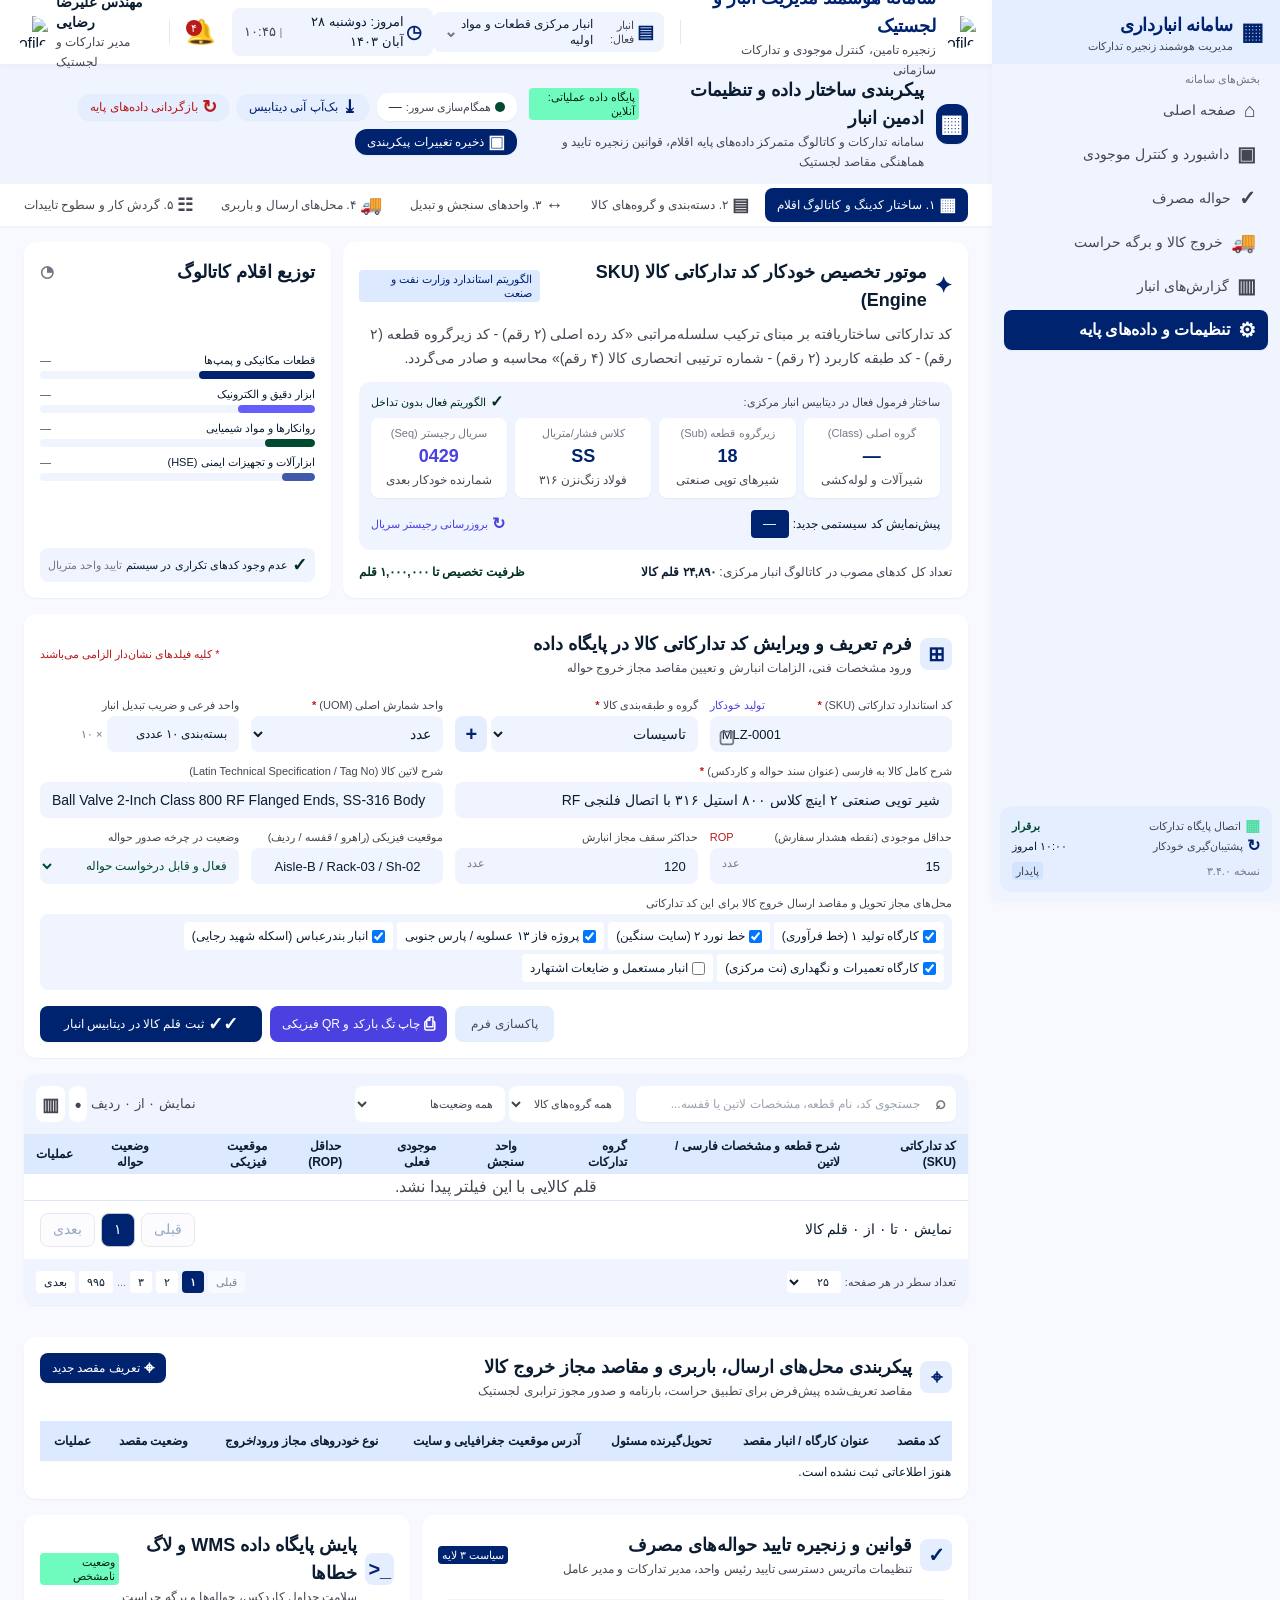
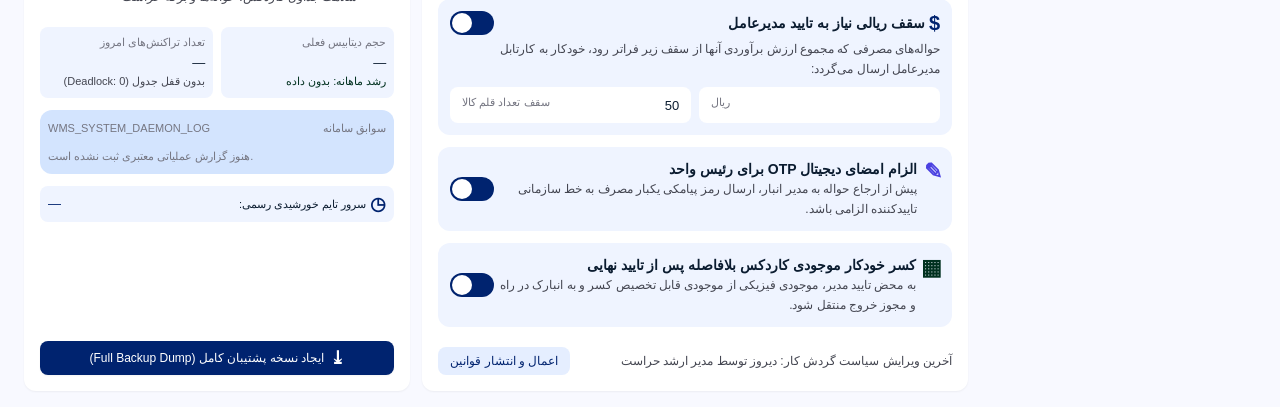
<file: system-settings.html>
<!DOCTYPE html>
<html lang="fa" dir="rtl">
<head>
  <meta charset="utf-8">
  <meta name="viewport" content="width=device-width, initial-scale=1.0">
  <meta name="description" content="مدیریت تنظیمات سامانه انبارداری ملزومات">
  <title>ملزومات | تنظیمات سیستم</title>
  <link rel="stylesheet" href="tailwind-compat.css">
  <link rel="stylesheet" href="system-settings.css">
</head><body class="bg-background text-on-surface antialiased"><aside class="fixed right-0 top-0 h-full w-72 bg-surface-container-low shadow-[0_1px_8px_rgba(0,0,0,0.04)] z-50 flex flex-col justify-between select-none">
      <div class="flex flex-col">
        <a href="index.html" class="h-16 px-space-lg flex items-center gap-space-sm bg-surface-container no-underline">
          <span class="material-symbols-outlined text-primary text-2xl">warehouse</span>
          <div class="flex flex-col">
            <span class="font-headline-md text-headline-md text-primary font-bold tracking-tight">سامانه انبارداری</span>
            <span class="font-label-sm text-label-sm text-on-surface-variant">مدیریت هوشمند زنجیره تدارکات</span>
          </div>
        </a>
        <div class="px-space-md py-space-sm">
          <div class="text-label-sm font-label-sm text-outline px-space-sm mb-space-xs">بخش‌های سامانه</div>
          <nav class="flex flex-col gap-1" data-active-classes="bg-primary text-on-primary font-bold shadow-sm" aria-label="صفحات سامانه">
          <a class="flex items-center gap-space-sm px-space-md py-space-sm rounded-lg text-on-surface-variant hover:bg-surface-container-high hover:text-on-surface transition-all text-body-md font-body-md" data-path="home" href="index.html">
            <span class="material-symbols-outlined text-[20px]">home</span><span>صفحه اصلی</span>
          </a>
          <a class="flex items-center gap-space-sm px-space-md py-space-sm rounded-lg text-on-surface-variant hover:bg-surface-container-high hover:text-on-surface transition-all text-body-md font-body-md" data-path="dashboard-inventory" href="inventory-dashboard.html">
            <span class="material-symbols-outlined text-[20px]">inventory_2</span><span>داشبورد و کنترل موجودی</span>
          </a>
          <a class="flex items-center gap-space-sm px-space-md py-space-sm rounded-lg text-on-surface-variant hover:bg-surface-container-high hover:text-on-surface transition-all text-body-md font-body-md" data-path="consumption-voucher" href="consumption-voucher.html">
            <span class="material-symbols-outlined text-[20px]">assignment_turned_in</span><span>حواله مصرف</span>
          </a>
          <a class="flex items-center gap-space-sm px-space-md py-space-sm rounded-lg text-on-surface-variant hover:bg-surface-container-high hover:text-on-surface transition-all text-body-md font-body-md" data-path="dispatch-security-pass" href="dispatch-security-pass.html">
            <span class="material-symbols-outlined text-[20px]">local_shipping</span><span>خروج کالا و برگه حراست</span>
          </a>
          <a class="flex items-center gap-space-sm px-space-md py-space-sm rounded-lg text-on-surface-variant hover:bg-surface-container-high hover:text-on-surface transition-all text-body-md font-body-md" data-path="warehouse-reports" href="warehouse-reports.html">
            <span class="material-symbols-outlined text-[20px]">analytics</span><span>گزارش‌های انبار</span>
          </a>
          <a aria-current="page" class="flex items-center gap-space-sm px-space-md py-space-sm rounded-lg transition-all bg-primary text-on-primary font-bold shadow-sm" data-path="system-settings" href="system-settings.html">
            <span class="material-symbols-outlined text-[20px]">settings</span><span>تنظیمات و داده‌های پایه</span>
          </a>
          </nav>
        </div>
      </div>
      <div class="p-space-md m-space-sm bg-surface-container rounded-xl flex flex-col gap-space-xs">
        <div class="flex items-center justify-between text-label-sm font-label-sm">
          <span class="text-on-surface-variant flex items-center gap-1"><span class="material-symbols-outlined text-[16px] text-tertiary-fixed-dim">database</span>اتصال پایگاه تدارکات</span>
          <span class="text-tertiary-container font-semibold">برقرار</span>
        </div>
        <div class="flex items-center justify-between text-label-sm font-label-sm">
          <span class="text-on-surface-variant flex items-center gap-1"><span class="material-symbols-outlined text-[16px] text-primary">cloud_sync</span>پشتیبان‌گیری خودکار</span>
          <span class="text-on-surface">۱۰:۰۰ امروز</span>
        </div>
        <div class="pt-space-xs flex items-center justify-between font-label-sm text-label-sm text-outline">
          <span class="dir-ltr text-left">نسخه ۳.۴.۰</span>
          <span class="bg-surface-container-highest px-space-xs py-0.5 rounded text-on-surface-variant">پایدار</span>
        </div>
      </div>
    </aside><div class="pr-72"><header class="fixed top-0 right-72 left-0 h-16 bg-surface-container-lowest/95 backdrop-blur-md shadow-[0_1px_8px_rgba(0,0,0,0.04)] z-40 flex items-center justify-between px-space-lg"><div class="flex items-center gap-space-lg"><div class="flex items-center gap-space-sm"><img alt="Profile" class="w-8 h-8 rounded-full object-cover" /><div class="flex flex-col"><span class="font-headline-md text-headline-md text-primary font-bold leading-tight">سامانه هوشمند مدیریت انبار و لجستیک</span><span class="font-body-sm text-body-sm text-on-surface-variant hidden lg:inline">زنجیره تامین، کنترل موجودی و تدارکات سازمانی</span></div></div><div class="h-6 w-px bg-surface-container-high hidden md:block"></div><div class="hidden md:flex items-center gap-space-xs bg-surface-container-low px-space-md py-space-xs rounded-lg"><span class="material-symbols-outlined text-primary text-[18px]">store</span><span class="font-label-sm text-label-sm text-on-surface-variant">انبار فعال:</span><span class="font-label-md text-label-md text-on-surface font-semibold">انبار مرکزی قطعات و مواد اولیه</span><span class="material-symbols-outlined text-outline text-[16px]">expand_more</span></div></div><div class="flex items-center gap-space-md"><div class="hidden xl:flex items-center gap-space-xs text-on-surface-variant bg-surface-container-low px-space-md py-space-xs rounded-lg"><span class="material-symbols-outlined text-[18px] text-primary">calendar_today</span><span class="font-tabular-data text-tabular-data text-on-surface font-medium">امروز: دوشنبه ۲۸ آبان ۱۴۰۳</span><span class="text-outline text-label-sm">|</span><span class="font-tabular-data text-tabular-data text-on-surface-variant dir-ltr">۱۰:۴۵</span></div><button class="relative p-space-xs rounded-lg text-on-surface-variant hover:bg-surface-container-low hover:text-on-surface transition-colors" type="button"><span class="material-symbols-outlined text-[24px]">notifications</span><span class="absolute top-1 left-1 w-4 h-4 bg-error text-on-error rounded-full flex items-center justify-center font-label-sm text-label-sm">۴</span></button><div class="h-6 w-px bg-surface-container-high"></div><div class="flex items-center gap-space-sm"><div class="text-left hidden sm:flex flex-col items-end"><span class="font-label-lg text-label-lg text-on-surface font-semibold">مهندس علیرضا رضایی</span><span class="font-body-sm text-body-sm text-on-surface-variant">مدیر تدارکات و لجستیک</span></div><img alt="Profile" class="w-8 h-8 rounded-full object-cover" /></div></div></header><main class="w-full pt-16 bg-surface min-h-screen"><div class="flex flex-col w-full">
<!-- Status & Quick Telemetry Header -->
<div class="px-space-margin py-space-md bg-surface-container-low flex flex-col md:flex-row md:items-center justify-between gap-space-md">
<div class="flex items-center gap-space-md">
<div class="w-10 h-10 rounded-xl bg-primary text-on-primary flex items-center justify-center shadow-sm">
<span class="material-symbols-outlined text-[24px]">database</span>
</div>
<div class="flex flex-col">
<div class="flex items-center gap-space-xs">
<span class="font-headline-md text-headline-md text-on-surface font-bold">پیکربندی ساختار داده و تنظیمات ادمین انبار</span>
<span class="bg-tertiary-fixed text-on-tertiary-fixed font-label-sm text-label-sm px-space-xs py-0.5 rounded font-semibold">پایگاه داده عملیاتی: آنلاین</span>
</div>
<span class="font-body-sm text-body-sm text-on-surface-variant">سامانه تدارکات و کاتالوگ متمرکز داده‌های پایه اقلام، قوانین زنجیره تایید و هماهنگی مقاصد لجستیک</span>
</div>
</div>
<div class="flex items-center gap-space-sm flex-wrap">
<div class="bg-surface-container-lowest px-space-md py-space-xs rounded-xl flex items-center gap-space-xs shadow-sm">
<span class="w-2.5 h-2.5 rounded-full bg-tertiary-container animate-pulse"></span>
<span class="font-label-sm text-label-sm text-on-surface-variant">همگام‌سازی سرور:</span>
<span class="font-tabular-data text-tabular-data text-on-surface font-semibold dir-ltr">—</span>
</div>
<button class="bg-surface-container text-primary hover:bg-surface-container-high px-space-md py-space-xs rounded-xl flex items-center gap-space-xs font-label-md text-label-md transition-colors shadow-sm" type="button">
<span class="material-symbols-outlined text-[18px]">backup</span>
<span>بک‌آپ آنی دیتابیس</span>
</button>
<button id="btn-reset-sample-db" class="bg-surface-container text-error hover:bg-error-container/20 px-space-md py-space-xs rounded-xl flex items-center gap-space-xs font-label-md text-label-md transition-colors shadow-sm" type="button"><span class="material-symbols-outlined text-[18px]">restart_alt</span><span>بازگردانی داده‌های پایه</span></button>
<button class="bg-primary text-on-primary hover:bg-primary-container px-space-md py-space-xs rounded-xl flex items-center gap-space-xs font-label-md text-label-md transition-all shadow-sm" type="button">
<span class="material-symbols-outlined text-[18px]">save</span>
<span>ذخیره تغییرات پیکربندی</span>
</button>
</div>
</div>
<!-- Main System Settings Navigation Tabs -->
<div class="px-space-margin bg-surface-container-lowest shadow-sm">
<div class="flex items-center gap-space-xs overflow-x-auto py-space-xs scrollbar-none" id="adminTabs">
<button class="admin-tab-btn flex items-center gap-space-xs px-space-md py-space-sm rounded-lg font-label-md text-label-md whitespace-nowrap bg-primary text-on-primary font-bold shadow-sm transition-all" id="btn-tab-coding" type="button">
<span class="material-symbols-outlined text-[18px]">qr_code_2</span>
<span>۱. ساختار کدینگ و کاتالوگ اقلام</span>
</button>
<button class="admin-tab-btn flex items-center gap-space-xs px-space-md py-space-sm rounded-lg font-label-md text-label-md whitespace-nowrap text-on-surface-variant hover:bg-surface-container-low transition-all" id="btn-tab-categories" type="button">
<span class="material-symbols-outlined text-[18px]">category</span>
<span>۲. دسته‌بندی و گروه‌های کالا</span>
</button>
<button class="admin-tab-btn flex items-center gap-space-xs px-space-md py-space-sm rounded-lg font-label-md text-label-md whitespace-nowrap text-on-surface-variant hover:bg-surface-container-low transition-all" id="btn-tab-units" type="button">
<span class="material-symbols-outlined text-[18px]">straighten</span>
<span>۳. واحدهای سنجش و تبدیل</span>
</button>
<button class="admin-tab-btn flex items-center gap-space-xs px-space-md py-space-sm rounded-lg font-label-md text-label-md whitespace-nowrap text-on-surface-variant hover:bg-surface-container-low transition-all" id="btn-tab-destinations" type="button">
<span class="material-symbols-outlined text-[18px]">local_shipping</span>
<span>۴. محل‌های ارسال و باربری</span>
</button>
<button class="admin-tab-btn flex items-center gap-space-xs px-space-md py-space-sm rounded-lg font-label-md text-label-md whitespace-nowrap text-on-surface-variant hover:bg-surface-container-low transition-all" id="btn-tab-approvals" type="button">
<span class="material-symbols-outlined text-[18px]">rule_settings</span>
<span>۵. گردش کار و سطوح تاییدات</span>
</button>
<button class="admin-tab-btn flex items-center gap-space-xs px-space-md py-space-sm rounded-lg font-label-md text-label-md whitespace-nowrap text-on-surface-variant hover:bg-surface-container-low transition-all" id="btn-tab-numbering" type="button">
<span class="material-symbols-outlined text-[18px]">format_list_numbered_rtl</span>
<span>۶. قالب شماره‌گذاری اسناد</span>
</button>
<button class="admin-tab-btn flex items-center gap-space-xs px-space-md py-space-sm rounded-lg font-label-md text-label-md whitespace-nowrap text-on-surface-variant hover:bg-surface-container-low transition-all" id="btn-tab-security" type="button">
<span class="material-symbols-outlined text-[18px]">shield_person</span>
<span>۷. سطوح دسترسی و انبارداران</span>
</button>
</div>
</div>
<!-- Content Canvas Area -->
<div class="px-space-margin py-space-lg flex flex-col gap-space-lg">
<!-- TAB 1: CODING STRUCTURE & MASTER PROCUREMENT CODES (Default Active) -->
<div class="flex flex-col gap-space-lg" id="content-tab-coding">
<!-- Hero Visual Metric Bar & Generator Banner -->
<div class="grid grid-cols-1 lg:grid-cols-12 gap-space-md">
<!-- Interactive Code Generator Blueprint -->
<div class="lg:col-span-8 bg-surface-container-lowest p-space-lg rounded-xl shadow-sm flex flex-col justify-between">
<div class="flex items-center justify-between pb-space-sm">
<div class="flex items-center gap-space-sm">
<span class="material-symbols-outlined text-primary text-[22px]">auto_fix_high</span>
<span class="font-headline-md text-headline-md text-on-surface font-bold">موتور تخصیص خودکار کد تدارکاتی کالا (SKU Engine)</span>
</div>
<span class="bg-surface-container-high text-primary font-label-sm text-label-sm px-space-sm py-0.5 rounded font-bold">الگوریتم استاندارد وزارت نفت و صنعت</span>
</div>
<p class="font-body-md text-body-md text-on-surface-variant leading-relaxed">
            کد تدارکاتی ساختاریافته بر مبنای ترکیب سلسله‌مراتبی «کد رده اصلی (۲ رقم) - کد زیرگروه قطعه (۲ رقم) - کد طبقه کاربرد (۲ رقم) - شماره ترتیبی انحصاری کالا (۴ رقم)» محاسبه و صادر می‌گردد.
          </p>
<!-- Interactive Code Structure Visualizer -->
<div class="bg-surface-container-low p-space-md rounded-xl my-space-md flex flex-col gap-space-sm">
<div class="flex items-center justify-between">
<span class="font-label-sm text-label-sm text-on-surface-variant font-medium">ساختار فرمول فعال در دیتابیس انبار مرکزی:</span>
<span class="font-label-sm text-label-sm text-tertiary font-bold flex items-center gap-1">
<span class="material-symbols-outlined text-[16px]">verified</span> الگوریتم فعال بدون تداخل
              </span>
</div>
<!-- Code Segments Chips Grid -->
<div class="grid grid-cols-2 md:grid-cols-4 gap-space-sm">
<div class="bg-surface-container-lowest p-space-sm rounded-lg flex flex-col items-center shadow-sm">
<span class="font-label-sm text-label-sm text-outline">گروه اصلی (Class)</span>
<span class="font-headline-md text-headline-md text-primary font-bold dir-ltr mt-0.5">—</span>
<span class="font-body-sm text-body-sm text-on-surface-variant truncate">شیرآلات و لوله‌کشی</span>
</div>
<div class="bg-surface-container-lowest p-space-sm rounded-lg flex flex-col items-center shadow-sm">
<span class="font-label-sm text-label-sm text-outline">زیرگروه قطعه (Sub)</span>
<span class="font-headline-md text-headline-md text-primary font-bold dir-ltr mt-0.5">18</span>
<span class="font-body-sm text-body-sm text-on-surface-variant truncate">شیرهای توپی صنعتی</span>
</div>
<div class="bg-surface-container-lowest p-space-sm rounded-lg flex flex-col items-center shadow-sm">
<span class="font-label-sm text-label-sm text-outline">کلاس فشار/متریال</span>
<span class="font-headline-md text-headline-md text-primary font-bold dir-ltr mt-0.5">SS</span>
<span class="font-body-sm text-body-sm text-on-surface-variant truncate">فولاد زنگ‌نزن ۳۱۶</span>
</div>
<div class="bg-surface-container-lowest p-space-sm rounded-lg flex flex-col items-center shadow-sm">
<span class="font-label-sm text-label-sm text-outline">سریال رجیستر (Seq)</span>
<span class="font-headline-md text-headline-md text-secondary font-bold dir-ltr mt-0.5">0429</span>
<span class="font-body-sm text-body-sm text-on-surface-variant truncate">شمارنده خودکار بعدی</span>
</div>
</div>
<div class="flex items-center justify-between pt-space-xs">
<div class="flex items-center gap-space-xs text-on-surface font-label-md text-label-md">
<span>پیش‌نمایش کد سیستمی جدید:</span>
<span class="bg-primary text-on-primary font-tabular-data text-tabular-data font-bold px-space-md py-1 rounded dir-ltr tracking-wider">—</span>
</div>
<button class="text-secondary hover:text-on-secondary-fixed-variant font-label-sm text-label-sm font-bold flex items-center gap-1 transition-colors" type="button">
<span class="material-symbols-outlined text-[16px]">sync</span>
                بروزرسانی رجیستر سریال
              </button>
</div>
</div>
<div class="flex items-center justify-between text-on-surface-variant font-body-sm text-body-sm">
<span>تعداد کل کدهای مصوب در کاتالوگ انبار مرکزی: <strong class="text-on-surface font-bold">۲۴,۸۹۰ قلم کالا</strong></span>
<span class="text-tertiary font-bold">ظرفیت تخصیص تا ۱,۰۰۰,۰۰۰ قلم</span>
</div>
</div>
<!-- Master Database Telemetry Card -->
<div class="lg:col-span-4 bg-surface-container-lowest p-space-lg rounded-xl shadow-sm flex flex-col justify-between">
<div class="flex items-center justify-between">
<span class="font-headline-md text-headline-md text-on-surface font-bold">توزیع اقلام کاتالوگ</span>
<span class="material-symbols-outlined text-outline">pie_chart</span>
</div>
<!-- Inline Visual Bar Data Composition -->
<div class="flex flex-col gap-space-sm my-space-md">
<div>
<div class="flex justify-between font-label-sm text-label-sm mb-1">
<span class="text-on-surface">قطعات مکانیکی و پمپ‌ها</span>
<span class="font-tabular-data text-on-surface-variant">—</span>
</div>
<div class="h-2 w-full bg-surface-container-low rounded-full overflow-hidden">
<div class="h-full bg-primary rounded-full" style="width: 42%"></div>
</div>
</div>
<div>
<div class="flex justify-between font-label-sm text-label-sm mb-1">
<span class="text-on-surface">ابزار دقیق و الکترونیک</span>
<span class="font-tabular-data text-on-surface-variant">—</span>
</div>
<div class="h-2 w-full bg-surface-container-low rounded-full overflow-hidden">
<div class="h-full bg-secondary-container rounded-full" style="width: 28%"></div>
</div>
</div>
<div>
<div class="flex justify-between font-label-sm text-label-sm mb-1">
<span class="text-on-surface">روانکارها و مواد شیمیایی</span>
<span class="font-tabular-data text-on-surface-variant">—</span>
</div>
<div class="h-2 w-full bg-surface-container-low rounded-full overflow-hidden">
<div class="h-full bg-tertiary-container rounded-full" style="width: 18%"></div>
</div>
</div>
<div>
<div class="flex justify-between font-label-sm text-label-sm mb-1">
<span class="text-on-surface">ابزارآلات و تجهیزات ایمنی (HSE)</span>
<span class="font-tabular-data text-on-surface-variant">—</span>
</div>
<div class="h-2 w-full bg-surface-container-low rounded-full overflow-hidden">
<div class="h-full bg-surface-tint rounded-full" style="width: 12%"></div>
</div>
</div>
</div>
<div class="bg-surface-container-low p-space-sm rounded-lg flex items-center justify-between">
<div class="flex items-center gap-space-xs">
<span class="material-symbols-outlined text-tertiary text-[18px]">check_circle</span>
<span class="font-label-sm text-label-sm text-on-surface">عدم وجود کدهای تکراری در سیستم</span>
</div>
<span class="font-label-sm text-label-sm text-outline font-semibold">تایید واحد متریال</span>
</div>
</div>
</div>
<!-- Master Data Item Creation Form -->
<div class="bg-surface-container-lowest p-space-lg rounded-xl shadow-sm flex flex-col gap-space-md">
<div class="flex flex-col md:flex-row md:items-center justify-between gap-space-sm pb-space-sm">
<div class="flex items-center gap-space-sm">
<div class="w-8 h-8 rounded-lg bg-surface-container flex items-center justify-center text-primary">
<span class="material-symbols-outlined text-[20px]">add_box</span>
</div>
<div class="flex flex-col">
<span class="font-headline-md text-headline-md text-on-surface font-bold">فرم تعریف و ویرایش کد تدارکاتی کالا در پایگاه داده</span>
<span class="font-body-sm text-body-sm text-on-surface-variant">ورود مشخصات فنی، الزامات انبارش و تعیین مقاصد مجاز خروج حواله</span>
</div>
</div>
<div class="flex items-center gap-space-xs">
<span class="font-label-sm text-label-sm text-error font-semibold">* کلیه فیلدهای نشان‌دار الزامی می‌باشند</span>
</div>
</div>
<form class="grid grid-cols-1 md:grid-cols-2 lg:grid-cols-4 gap-space-md" id="itemCatalogForm">
<!-- Item Code -->
<div class="flex flex-col gap-1">
<label class="font-label-sm text-label-sm text-on-surface-variant font-semibold flex items-center justify-between">
<span>کد استاندارد تدارکاتی (SKU) <span class="text-error font-bold">*</span></span>
<button type="button" class="text-secondary cursor-pointer hover:underline text-[11px]" data-auto-fill-code>تولید خودکار</button>
</label>
<div class="relative">
<input class="w-full h-9 px-space-md bg-surface-container-low rounded-lg text-on-surface font-tabular-data text-tabular-data font-bold uppercase focus:bg-surface-container-lowest focus:shadow-sm focus:outline-none transition-all" dir="ltr" id="procurement_code" placeholder="مثال: PR-01-22-0045" required="" type="text" value="—"/>
<button class="absolute left-2 top-2 text-outline hover:text-primary" data-copy-code-input="procurement_code" title="کپی کد" type="button">
<span class="material-symbols-outlined text-[18px]">content_copy</span>
</button>
</div>
</div>
<!-- Item Category Selection -->
<div class="flex flex-col gap-1">
<label class="font-label-sm text-label-sm text-on-surface-variant font-semibold">
              گروه و طبقه‌بندی کالا <span class="text-error font-bold">*</span>
</label>
<div class="flex gap-space-xs">
<select class="w-full h-9 px-space-sm bg-surface-container-low rounded-lg text-on-surface font-body-md text-body-md focus:bg-surface-container-lowest focus:shadow-sm focus:outline-none transition-all" required="">
<option value="4">شیرآلات، اتصالات و فلنج‌ها (Cat 04)</option>
<option value="1">الکتروموتورها و پمپ‌ها (Cat 01)</option>
<option value="2">ابزار دقیق و کنترل خودکار (Cat 02)</option>
<option value="3">تجهیزات هیدرولیک و پنوماتیک (Cat 03)</option>
<option value="5">روانکارها، گریس و مواد شیمیایی (Cat 05)</option>
<option value="6">تجهیزات ایمنی فردی و HSE (Cat 06)</option>
</select>
<button class="h-9 px-2.5 bg-surface-container hover:bg-surface-container-high rounded-lg text-primary flex items-center justify-center" title="تعریف گروه جدید" type="button">
<span class="material-symbols-outlined text-[20px]">add</span>
</button>
</div>
</div>
<!-- Unit of Measurement -->
<div class="flex flex-col gap-1">
<label class="font-label-sm text-label-sm text-on-surface-variant font-semibold">
              واحد شمارش اصلی (UOM) <span class="text-error font-bold">*</span>
</label>
<select class="w-full h-9 px-space-sm bg-surface-container-low rounded-lg text-on-surface font-body-md text-body-md focus:bg-surface-container-lowest focus:shadow-sm focus:outline-none transition-all" required="">
<option value="count">عدد (Item/Count)</option>
<option value="kg">کیلوگرم (Kg)</option>
<option value="meter">متر طول (Meter)</option>
<option value="liter">لیتر (Liter)</option>
<option value="box">قوطی / جعبه (Box)</option>
<option value="set">دستگاه / ست کامل (Set)</option>
<option value="drum">بشکه ۲۲۰ لیتری (Drum)</option>
</select>
</div>
<!-- Secondary Unit Conversion -->
<div class="flex flex-col gap-1">
<label class="font-label-sm text-label-sm text-on-surface-variant font-semibold">
              واحد فرعی و ضریب تبدیل انبار
            </label>
<div class="flex items-center gap-space-xs">
<input class="w-2/3 h-9 px-space-md bg-surface-container-low rounded-lg text-on-surface font-body-sm text-body-sm focus:bg-surface-container-lowest focus:outline-none" type="text" value="بسته‌بندی ۱۰ عددی"/>
<span class="text-outline text-label-sm font-semibold">× ۱۰</span>
</div>
</div>
<!-- Item Name (Persian) -->
<div class="flex flex-col gap-1 md:col-span-2">
<label class="font-label-sm text-label-sm text-on-surface-variant font-semibold">
              شرح کامل کالا به فارسی (عنوان سند حواله و کاردکس) <span class="text-error font-bold">*</span>
</label>
<input class="w-full h-9 px-space-md bg-surface-container-low rounded-lg text-on-surface font-body-md text-body-md focus:bg-surface-container-lowest focus:shadow-sm focus:outline-none transition-all" required="" type="text" value="شیر توپی صنعتی ۲ اینچ کلاس ۸۰۰ استیل ۳۱۶ با اتصال فلنجی RF"/>
</div>
<!-- Item Name (Latin) -->
<div class="flex flex-col gap-1 md:col-span-2">
<label class="font-label-sm text-label-sm text-on-surface-variant font-semibold">
              شرح لاتین کالا (Latin Technical Specification / Tag No)
            </label>
<input class="w-full h-9 px-space-md bg-surface-container-low rounded-lg text-on-surface font-body-md text-body-md focus:bg-surface-container-lowest focus:shadow-sm focus:outline-none transition-all" dir="ltr" type="text" value="Ball Valve 2-Inch Class 800 RF Flanged Ends, SS-316 Body"/>
</div>
<!-- Min Stock Alert (Reorder Point) -->
<div class="flex flex-col gap-1">
<label class="font-label-sm text-label-sm text-on-surface-variant font-semibold flex items-center justify-between">
<span>حداقل موجودی (نقطه هشدار سفارش)</span>
<span class="text-error text-label-sm font-bold">ROP</span>
</label>
<div class="relative">
<input class="w-full h-9 px-space-md bg-surface-container-low rounded-lg text-on-surface font-tabular-data text-tabular-data font-bold focus:bg-surface-container-lowest focus:outline-none" type="number" value="15"/>
<span class="absolute left-3 top-2 font-label-sm text-label-sm text-outline">عدد</span>
</div>
</div>
<!-- Max Storage Limit -->
<div class="flex flex-col gap-1">
<label class="font-label-sm text-label-sm text-on-surface-variant font-semibold">
              حداکثر سقف مجاز انبارش
            </label>
<div class="relative">
<input class="w-full h-9 px-space-md bg-surface-container-low rounded-lg text-on-surface font-tabular-data text-tabular-data font-bold focus:bg-surface-container-lowest focus:outline-none" type="number" value="120"/>
<span class="absolute left-3 top-2 font-label-sm text-label-sm text-outline">عدد</span>
</div>
</div>
<!-- Storage Location (Bay / Rack / Shelf) -->
<div class="flex flex-col gap-1">
<label class="font-label-sm text-label-sm text-on-surface-variant font-semibold">
              موقعیت فیزیکی (راهرو / قفسه / ردیف)
            </label>
<input class="w-full h-9 px-space-md bg-surface-container-low rounded-lg text-on-surface font-tabular-data text-tabular-data text-center font-semibold focus:bg-surface-container-lowest focus:outline-none" dir="ltr" type="text" value="Aisle-B / Rack-03 / Sh-02"/>
</div>
<!-- Status in Requisition Workflow -->
<div class="flex flex-col gap-1">
<label class="font-label-sm text-label-sm text-on-surface-variant font-semibold">
              وضعیت در چرخه صدور حواله
            </label>
<select class="w-full h-9 px-space-sm bg-surface-container-low rounded-lg text-tertiary-container font-label-md text-label-md font-bold focus:bg-surface-container-lowest focus:outline-none">
<option value="active">فعال و قابل درخواست حواله</option>
<option value="reserved">فقط پروژه‌های عمرانی خاص</option>
<option value="blocked">راکد / غیرفعال موقت (Locked)</option>
<option value="deprecated">از رده خارج / مستعمل</option>
</select>
</div>
<!-- Allowed Dispatch Destinations Multi-Select Tags -->
<div class="flex flex-col gap-1 md:col-span-4">
<label class="font-label-sm text-label-sm text-on-surface-variant font-semibold">
              محل‌های مجاز تحویل و مقاصد ارسال خروج کالا برای این کد تدارکاتی
            </label>
<div class="p-space-sm bg-surface-container-low rounded-lg flex flex-wrap items-center gap-space-xs">
<label class="bg-surface-container-lowest px-space-sm py-1 rounded flex items-center gap-space-xs cursor-pointer text-body-sm font-body-sm text-on-surface hover:bg-surface-container-high transition-colors">
<input checked="" class="rounded text-primary" type="checkbox"/>
<span>کارگاه تولید ۱ (خط فرآوری)</span>
</label>
<label class="bg-surface-container-lowest px-space-sm py-1 rounded flex items-center gap-space-xs cursor-pointer text-body-sm font-body-sm text-on-surface hover:bg-surface-container-high transition-colors">
<input checked="" class="rounded text-primary" type="checkbox"/>
<span>خط نورد ۲ (سایت سنگین)</span>
</label>
<label class="bg-surface-container-lowest px-space-sm py-1 rounded flex items-center gap-space-xs cursor-pointer text-body-sm font-body-sm text-on-surface hover:bg-surface-container-high transition-colors">
<input checked="" class="rounded text-primary" type="checkbox"/>
<span>پروژه فاز ۱۳ عسلویه / پارس جنوبی</span>
</label>
<label class="bg-surface-container-lowest px-space-sm py-1 rounded flex items-center gap-space-xs cursor-pointer text-body-sm font-body-sm text-on-surface hover:bg-surface-container-high transition-colors">
<input checked="" class="rounded text-primary" type="checkbox"/>
<span>انبار بندرعباس (اسکله شهید رجایی)</span>
</label>
<label class="bg-surface-container-lowest px-space-sm py-1 rounded flex items-center gap-space-xs cursor-pointer text-body-sm font-body-sm text-on-surface hover:bg-surface-container-high transition-colors">
<input checked="" class="rounded text-primary" type="checkbox"/>
<span>کارگاه تعمیرات و نگهداری (نت مرکزی)</span>
</label>
<label class="bg-surface-container-lowest px-space-sm py-1 rounded flex items-center gap-space-xs cursor-pointer text-body-sm font-body-sm text-on-surface hover:bg-surface-container-high transition-colors">
<input class="rounded text-primary" type="checkbox"/>
<span>انبار مستعمل و ضایعات اشتهارد</span>
</label>
</div>
</div>
<!-- Form Action Buttons -->
<div class="md:col-span-4 flex items-center justify-end gap-space-sm pt-space-xs">
<button class="px-space-lg h-9 rounded-lg bg-surface-container hover:bg-surface-container-high text-on-surface-variant font-label-md text-label-md transition-colors" type="reset">
              پاکسازی فرم
            </button>
<button class="px-space-md h-9 rounded-lg bg-secondary text-on-secondary hover:bg-secondary-container font-label-md text-label-md flex items-center gap-1 transition-colors" type="button">
<span class="material-symbols-outlined text-[18px]">print</span>
<span>چاپ تگ بارکد و QR فیزیکی</span>
</button>
<button class="px-space-xl h-9 rounded-lg bg-primary text-on-primary hover:bg-primary-container font-label-md text-label-md flex items-center gap-1 transition-colors shadow-sm" type="submit">
<span class="material-symbols-outlined text-[18px]">done_all</span>
<span>ثبت قلم کالا در دیتابیس انبار</span>
</button>
</div>
</form>
</div>
<!-- Live Master Data Table Component -->
<div class="bg-surface-container-lowest rounded-xl shadow-sm flex flex-col overflow-hidden">
<!-- Table Toolbar & Filters -->
<div class="p-space-md bg-surface-container-low flex flex-col md:flex-row md:items-center justify-between gap-space-md">
<div class="flex items-center gap-space-md flex-1">
<div class="relative w-full md:w-80">
<input class="w-full h-9 pr-9 pl-space-md rounded-lg bg-surface-container-lowest text-on-surface font-body-sm text-body-sm focus:outline-none shadow-sm" placeholder="جستجوی کد، نام قطعه، مشخصات لاتین یا قفسه..." type="text"/>
<span class="material-symbols-outlined absolute right-2.5 top-2 text-outline text-[18px]">search</span>
</div>
<div class="hidden sm:flex items-center gap-space-xs">
<select class="h-9 px-space-sm rounded-lg bg-surface-container-lowest text-on-surface-variant font-label-sm text-label-sm focus:outline-none">
<option>همه گروه‌های قطعات</option>
<option>شیرآلات و اتصالات</option>
<option>پمپ و کمپرسور</option>
<option>ابزار دقیق</option>
</select>
<select class="h-9 px-space-sm rounded-lg bg-surface-container-lowest text-on-surface-variant font-label-sm text-label-sm focus:outline-none">
<option>وضعیت: فقط اقلام فعال</option>
<option>اقلام زیر حداقل موجودی</option>
<option>اقلام راکد و قفل</option>
</select>
</div>
</div>
<div class="flex items-center gap-space-xs">
<span class="font-tabular-data text-tabular-data text-on-surface-variant">نمایش ۵ از ۲۴,۸۹۰ ردیف</span>
<button class="p-1.5 rounded-lg bg-surface-container-lowest hover:bg-surface-container text-on-surface-variant" type="button">
<span class="material-symbols-outlined text-[18px]">download</span>
</button>
<button class="p-1.5 rounded-lg bg-surface-container-lowest hover:bg-surface-container text-on-surface-variant" type="button">
<span class="material-symbols-outlined text-[18px]">view_column</span>
</button>
</div>
</div>
<!-- Master Items Data Table -->
<div class="overflow-x-auto">
<table class="w-full text-right border-collapse">
<thead>
<tr class="bg-surface-container-high text-on-surface font-label-md text-label-md h-10 select-none">
<th class="px-space-md py-space-xs">کد تدارکاتی (SKU)</th>
<th class="px-space-md py-space-xs">شرح قطعه و مشخصات فارسی / لاتین</th>
<th class="px-space-md py-space-xs">گروه تدارکات</th>
<th class="px-space-md py-space-xs text-center">واحد سنجش</th>
<th class="px-space-md py-space-xs text-center">موجودی فعلی</th>
<th class="px-space-md py-space-xs text-center">حداقل (ROP)</th>
<th class="px-space-md py-space-xs">موقعیت فیزیکی</th>
<th class="px-space-md py-space-xs text-center">وضعیت حواله</th>
<th class="px-space-md py-space-xs text-center">عملیات</th>
</tr>
</thead>
<tbody class="divide-y-0"><tr><td colspan="12">هنوز اطلاعاتی ثبت نشده است.</td></tr></tbody>
</table>
</div>
<!-- Table Pagination -->
<div class="p-space-md bg-surface-container-low flex flex-col sm:flex-row items-center justify-between gap-space-sm font-label-sm text-label-sm">
<div class="flex items-center gap-space-xs text-on-surface-variant">
<span>تعداد سطر در هر صفحه:</span>
<select class="bg-surface-container-lowest px-2 py-1 rounded text-on-surface focus:outline-none">
<option>۱۰</option>
<option selected="">۲۵</option>
<option>۵۰</option>
<option>۱۰۰</option>
</select>
</div>
<div class="flex items-center gap-space-xs">
<button class="px-space-sm py-1 bg-surface-container-lowest hover:bg-surface-container-high rounded text-on-surface disabled:opacity-50" disabled="">قبلی</button>
<span class="px-space-sm py-1 bg-primary text-on-primary rounded font-bold">۱</span>
<button class="px-space-sm py-1 bg-surface-container-lowest hover:bg-surface-container-high rounded text-on-surface">۲</button>
<button class="px-space-sm py-1 bg-surface-container-lowest hover:bg-surface-container-high rounded text-on-surface">۳</button>
<span class="text-outline">...</span>
<button class="px-space-sm py-1 bg-surface-container-lowest hover:bg-surface-container-high rounded text-on-surface">۹۹۵</button>
<button class="px-space-sm py-1 bg-surface-container-lowest hover:bg-surface-container-high rounded text-on-surface">بعدی</button>
</div>
</div>
</div>
</div>
<!-- SECTION 3: LOGISTICS DISPATCH DESTINATIONS TABLE (Always accessible master configuration) -->
<div class="bg-surface-container-lowest p-space-lg rounded-xl shadow-sm flex flex-col gap-space-md">
<div class="flex flex-col md:flex-row md:items-center justify-between gap-space-sm pb-space-sm">
<div class="flex items-center gap-space-sm">
<div class="w-8 h-8 rounded-lg bg-surface-container flex items-center justify-center text-primary">
<span class="material-symbols-outlined text-[20px]">pin_drop</span>
</div>
<div class="flex flex-col">
<span class="font-headline-md text-headline-md text-on-surface font-bold">پیکربندی محل‌های ارسال، باربری و مقاصد مجاز خروج کالا</span>
<span class="font-body-sm text-body-sm text-on-surface-variant">مقاصد تعریف‌شده پیش‌فرض برای تطبیق حراست، بارنامه و صدور مجوز ترابری لجستیک</span>
</div>
</div>
<button class="bg-primary text-on-primary px-space-md py-1.5 rounded-lg font-label-md text-label-md flex items-center gap-1 self-start md:self-auto hover:bg-primary-container transition-colors shadow-sm" type="button">
<span class="material-symbols-outlined text-[18px]">add_location_alt</span>
<span>تعریف مقصد جدید</span>
</button>
</div>
<!-- Destinations Grid Table -->
<div class="overflow-x-auto">
<table class="w-full text-right border-collapse">
<thead>
<tr class="bg-surface-container-high text-on-surface font-label-md text-label-md h-10 select-none">
<th class="px-space-md py-space-xs">کد مقصد</th>
<th class="px-space-md py-space-xs">عنوان کارگاه / انبار مقصد</th>
<th class="px-space-md py-space-xs">تحویل‌گیرنده مسئول</th>
<th class="px-space-md py-space-xs">آدرس موقعیت جغرافیایی و سایت</th>
<th class="px-space-md py-space-xs">نوع خودروهای مجاز ورود/خروج</th>
<th class="px-space-md py-space-xs text-center">وضعیت مقصد</th>
<th class="px-space-md py-space-xs text-center">عملیات</th>
</tr>
</thead>
<tbody class="divide-y-0 font-body-sm text-body-sm"><tr><td colspan="12">هنوز اطلاعاتی ثبت نشده است.</td></tr></tbody>
</table>
</div>
</div>
<!-- SECTION 4 & 5: WORKFLOW APPROVAL POLICIES & DATABASE RECOVERY/LOGS -->
<div class="grid grid-cols-1 lg:grid-cols-12 gap-space-md">
<!-- SECTION 4: APPROVAL WORKFLOW SETTINGS -->
<div class="lg:col-span-7 bg-surface-container-lowest p-space-lg rounded-xl shadow-sm flex flex-col justify-between gap-space-md">
<div>
<div class="flex items-center justify-between pb-space-sm">
<div class="flex items-center gap-space-sm">
<div class="w-8 h-8 rounded-lg bg-surface-container flex items-center justify-center text-primary">
<span class="material-symbols-outlined text-[20px]">assignment_turned_in</span>
</div>
<div class="flex flex-col">
<span class="font-headline-md text-headline-md text-on-surface font-bold">قوانین و زنجیره تایید حواله‌های مصرف</span>
<span class="font-body-sm text-body-sm text-on-surface-variant">تنظیمات ماتریس دسترسی تایید رئیس واحد، مدیر تدارکات و مدیر عامل</span>
</div>
</div>
<span class="bg-primary text-on-primary font-label-sm text-label-sm px-space-xs py-0.5 rounded font-bold">سیاست ۳ لایه</span>
</div>
<div class="flex flex-col gap-space-md mt-space-md">
<!-- Rule 1: Ceiling Limit for CEO Approval -->
<div class="bg-surface-container-low p-space-md rounded-xl flex flex-col gap-space-xs">
<div class="flex items-center justify-between">
<div class="flex items-center gap-space-xs">
<span class="material-symbols-outlined text-primary text-[20px]">monetization_on</span>
<span class="font-label-lg text-label-lg text-on-surface font-bold">سقف ریالی نیاز به تایید مدیرعامل</span>
</div>
<label class="relative inline-flex items-center cursor-pointer">
<input checked="" class="sr-only peer" type="checkbox"/>
<div class="w-11 h-6 bg-surface-container-high peer-focus:outline-none rounded-full peer peer-checked:after:translate-x-full rtl:peer-checked:after:-translate-x-full peer-checked:after:border-white after:content-[''] after:absolute after:top-[2px] after:start-[2px] after:bg-white after:rounded-full after:h-5 after:w-5 after:transition-all peer-checked:bg-primary"></div>
</label>
</div>
<p class="font-body-sm text-body-sm text-on-surface-variant">حواله‌های مصرفی که مجموع ارزش برآوردی آنها از سقف زیر فراتر رود، خودکار به کارتابل مدیرعامل ارسال می‌گردد:</p>
<div class="grid grid-cols-1 sm:grid-cols-2 gap-space-sm mt-1">
<div class="relative">
<input class="w-full h-9 px-space-md bg-surface-container-lowest rounded-lg text-on-surface font-tabular-data text-tabular-data font-bold" type="text" value=""/>
<span class="absolute left-3 top-2 font-label-sm text-label-sm text-outline">ریال</span>
</div>
<div class="relative">
<input class="w-full h-9 px-space-md bg-surface-container-lowest rounded-lg text-on-surface font-tabular-data text-tabular-data font-bold" type="number" value="50"/>
<span class="absolute left-3 top-2 font-label-sm text-label-sm text-outline">سقف تعداد قلم کالا</span>
</div>
</div>
</div>
<!-- Rule 2: Mandatory Digital Signature -->
<div class="bg-surface-container-low p-space-md rounded-xl flex items-center justify-between">
<div class="flex items-start gap-space-sm max-w-lg">
<span class="material-symbols-outlined text-secondary text-[22px] mt-0.5">draw</span>
<div class="flex flex-col">
<span class="font-label-lg text-label-lg text-on-surface font-bold">الزام امضای دیجیتال OTP برای رئیس واحد</span>
<span class="font-body-sm text-body-sm text-on-surface-variant">پیش از ارجاع حواله به مدیر انبار، ارسال رمز پیامکی یکبار مصرف به خط سازمانی تاییدکننده الزامی باشد.</span>
</div>
</div>
<label class="relative inline-flex items-center cursor-pointer">
<input checked="" class="sr-only peer" type="checkbox"/>
<div class="w-11 h-6 bg-surface-container-high peer-focus:outline-none rounded-full peer peer-checked:after:translate-x-full rtl:peer-checked:after:-translate-x-full peer-checked:after:border-white after:content-[''] after:absolute after:top-[2px] after:start-[2px] after:bg-white after:rounded-full after:h-5 after:w-5 after:transition-all peer-checked:bg-primary"></div>
</label>
</div>
<!-- Rule 3: Auto Inventory Deduction -->
<div class="bg-surface-container-low p-space-md rounded-xl flex items-center justify-between">
<div class="flex items-start gap-space-sm max-w-lg">
<span class="material-symbols-outlined text-tertiary text-[22px] mt-0.5">inventory</span>
<div class="flex flex-col">
<span class="font-label-lg text-label-lg text-on-surface font-bold">کسر خودکار موجودی کاردکس بلافاصله پس از تایید نهایی</span>
<span class="font-body-sm text-body-sm text-on-surface-variant">به محض تایید مدیر، موجودی فیزیکی از موجودی قابل تخصیص کسر و به انبارک در راه و مجوز خروج منتقل شود.</span>
</div>
</div>
<label class="relative inline-flex items-center cursor-pointer">
<input checked="" class="sr-only peer" type="checkbox"/>
<div class="w-11 h-6 bg-surface-container-high peer-focus:outline-none rounded-full peer peer-checked:after:translate-x-full rtl:peer-checked:after:-translate-x-full peer-checked:after:border-white after:content-[''] after:absolute after:top-[2px] after:start-[2px] after:bg-white after:rounded-full after:h-5 after:w-5 after:transition-all peer-checked:bg-primary"></div>
</label>
</div>
</div>
</div>
<div class="flex items-center justify-between pt-space-sm">
<span class="font-body-sm text-body-sm text-on-surface-variant">آخرین ویرایش سیاست گردش کار: دیروز توسط مدیر ارشد حراست</span>
<button class="bg-surface-container hover:bg-surface-container-high text-primary px-space-md py-1.5 rounded-lg font-label-md text-label-md font-bold transition-colors" type="button">
            اعمال و انتشار قوانین
          </button>
</div>
</div>
<!-- SECTION 5: DATABASE BACKUP & SYSTEM TELEMETRY -->
<div class="lg:col-span-5 bg-surface-container-lowest p-space-lg rounded-xl shadow-sm flex flex-col justify-between gap-space-md">
<div>
<div class="flex items-center justify-between pb-space-sm">
<div class="flex items-center gap-space-sm">
<div class="w-8 h-8 rounded-lg bg-surface-container flex items-center justify-center text-primary">
<span class="material-symbols-outlined text-[20px]">terminal</span>
</div>
<div class="flex flex-col">
<span class="font-headline-md text-headline-md text-on-surface font-bold">پایش پایگاه داده WMS و لاگ خطاها</span>
<span class="font-body-sm text-body-sm text-on-surface-variant">سلامت جداول کاردکس، حواله‌ها و برگه حراست</span>
</div>
</div>
<span class="bg-tertiary-fixed text-on-tertiary-fixed font-label-sm text-label-sm px-space-xs py-0.5 rounded font-bold">وضعیت نامشخص</span>
</div>
<!-- Diagnostic Metrics -->
<div class="grid grid-cols-2 gap-space-sm my-space-md">
<div class="bg-surface-container-low p-space-sm rounded-lg flex flex-col">
<span class="font-label-sm text-label-sm text-outline">حجم دیتابیس فعلی</span>
<span class="font-tabular-data text-tabular-data text-on-surface font-bold mt-1 dir-ltr text-right">—</span>
<span class="text-[11px] text-tertiary">رشد ماهانه: بدون داده</span>
</div>
<div class="bg-surface-container-low p-space-sm rounded-lg flex flex-col">
<span class="font-label-sm text-label-sm text-outline">تعداد تراکنش‌های امروز</span>
<span class="font-tabular-data text-tabular-data text-on-surface font-bold mt-1">—</span>
<span class="text-[11px] text-on-surface-variant">بدون قفل جدول (Deadlock: 0)</span>
</div>
</div>
<!-- Live Log Console Box -->
<div class="bg-surface-container-highest p-space-sm rounded-xl font-tabular-data text-tabular-data text-on-surface flex flex-col gap-1 dir-ltr text-left text-[11px] max-h-40 overflow-y-auto">
<div class="flex items-center justify-between text-outline border-b-0 pb-1">
<span>WMS_SYSTEM_DAEMON_LOG</span>
<span>سوابق سامانه</span>
</div>
<div class="text-outline">هنوز گزارش عملیاتی معتبری ثبت نشده است.</div>




</div>
<!-- Official Shamsi Clock Alignment -->
<div class="mt-space-md bg-surface-container-low p-space-sm rounded-lg flex items-center justify-between">
<div class="flex items-center gap-space-xs">
<span class="material-symbols-outlined text-primary text-[18px]">schedule</span>
<span class="font-label-sm text-label-sm text-on-surface">سرور تایم خورشیدی رسمی:</span>
</div>
<span class="font-tabular-data text-tabular-data text-primary font-bold dir-ltr" id="liveClockDisplay">—</span>
</div>
</div>
<div class="flex items-center justify-between gap-space-sm pt-space-xs">
<button class="flex-1 bg-primary text-on-primary hover:bg-primary-container px-space-md py-2 rounded-lg font-label-md text-label-md flex items-center justify-center gap-1.5 transition-colors shadow-sm" type="button">
<span class="material-symbols-outlined text-[18px]">cloud_download</span>
<span>ایجاد نسخه پشتیبان کامل (Full Backup Dump)</span>
</button>
</div>
</div>
</div>
</div>
<!-- Interactive Modal: Print Barcode Label Preview -->
<div class="hidden fixed inset-0 z-50 bg-inverse-surface/40 backdrop-blur-sm flex items-center justify-center p-space-md" id="barcodeModal">
<div class="bg-surface-container-lowest rounded-xl p-space-lg w-full max-w-md shadow-xl flex flex-col gap-space-md">
<div class="flex items-center justify-between">
<div class="flex items-center gap-space-xs">
<span class="material-symbols-outlined text-primary">barcode_scanner</span>
<span class="font-headline-md text-headline-md text-on-surface font-bold">شناسنامه و تگ بارکد فیزیکی کالا</span>
</div>
<button class="text-outline hover:text-on-surface" data-close-barcode type="button">
<span class="material-symbols-outlined">close</span>
</button>
</div>
<!-- Physical Printable Barcode Card Preview -->
<div class="bg-surface-container-lowest p-space-md rounded-lg shadow-sm flex flex-col items-center gap-space-sm text-center">
<div class="w-full flex items-center justify-between text-[11px] font-bold text-on-surface-variant pb-1">
<span>سامانه مدیریت متمرکز انبار</span>
<span class="dir-ltr">ISO 9001:2015</span>
</div>
<div class="w-64 h-16 flex items-center justify-center text-outline text-sm">پیش‌نمایش بارکد پس از انتخاب کالا</div>
<span class="font-tabular-data text-tabular-data font-bold text-on-surface dir-ltr tracking-widest text-[13px]">—</span>
<div class="text-right w-full flex flex-col gap-0.5 text-body-sm font-body-sm text-on-surface pt-1">
<span class="font-bold">شیر توپی صنعتی ۲ اینچ کلاس ۸۰۰ استیل ۳۱۶</span>
<span class="text-on-surface-variant font-label-sm text-label-sm">موقعیت قفسه: Aisle-B / Rack-03 / Sh-02</span>
<span class="text-outline font-label-sm text-label-sm">واحد شمارش: عدد (Count) | کد دسته‌بندی: Cat 04</span>
</div>
</div>
<div class="flex items-center justify-end gap-space-sm">
<button class="px-space-md py-1.5 rounded-lg bg-surface-container text-on-surface-variant font-label-md text-label-md" data-close-barcode type="button">انصراف</button>
<button class="px-space-lg py-1.5 rounded-lg bg-primary text-on-primary font-label-md text-label-md flex items-center gap-1 shadow-sm" data-print-barcode type="button">
<span class="material-symbols-outlined text-[18px]">print</span>
          ارسال به پرینتر حرارتی تگ
        </button>
</div>
</div>
</div>
</div>
</main></div>  <script src="system-settings.js" defer></script>
  <script src="icon-fallback.js" defer></script>
</body></html>
</file>
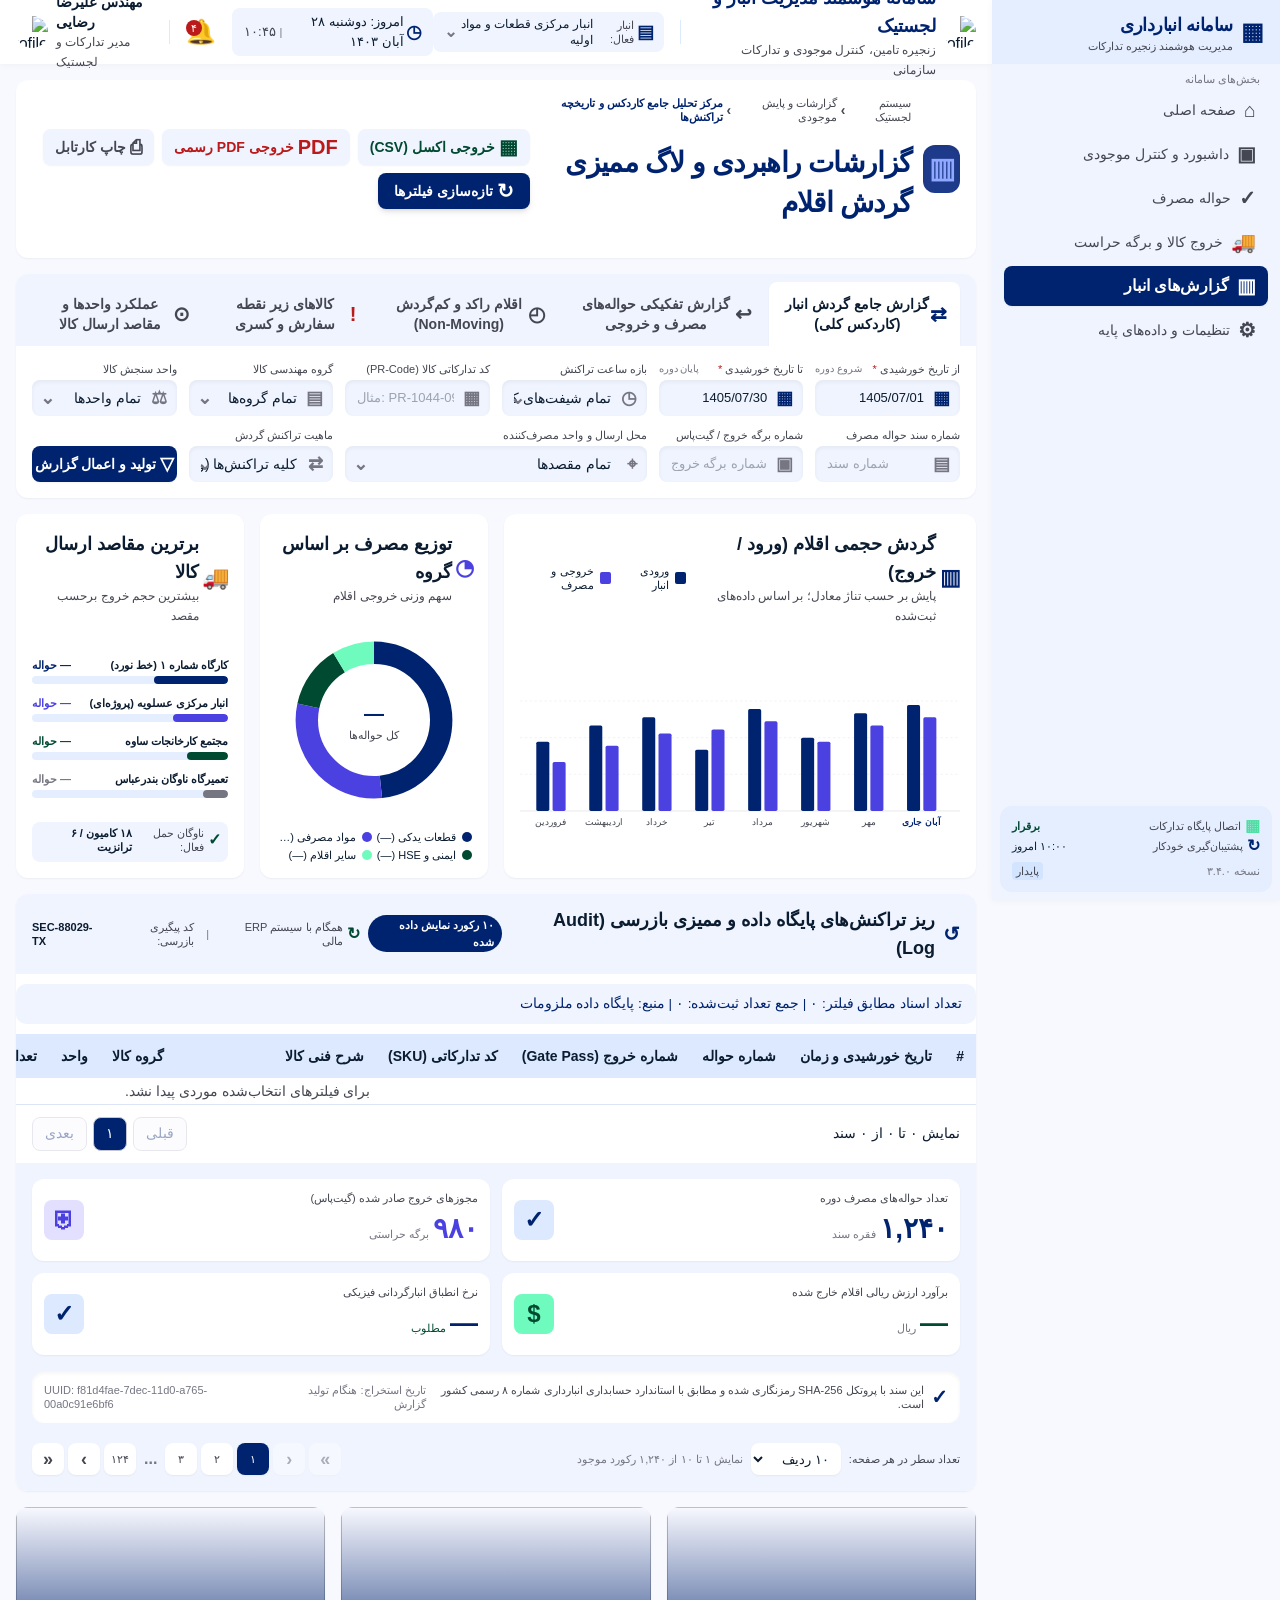
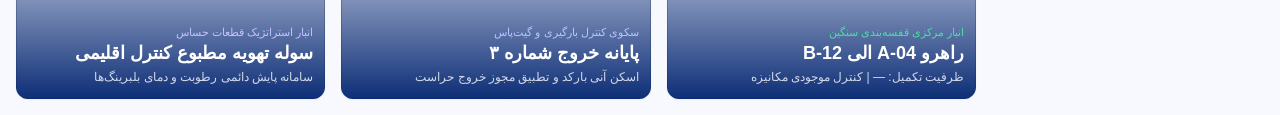
<file: warehouse-reports.html>
<!DOCTYPE html>
<html lang="fa" dir="rtl">
<head>
  <meta charset="utf-8">
  <meta name="viewport" content="width=device-width, initial-scale=1.0">
  <meta name="description" content="گزارش‌گیری و تحلیل اطلاعات انبار در سامانه ملزومات">
  <title>ملزومات | گزارش‌های انبار</title>
  <link rel="stylesheet" href="tailwind-compat.css">
  <link rel="stylesheet" href="warehouse-reports.css">
</head><body class="bg-background text-on-surface antialiased"><aside class="fixed right-0 top-0 h-full w-72 bg-surface-container-low shadow-[0_1px_8px_rgba(0,0,0,0.04)] z-50 flex flex-col justify-between select-none">
      <div class="flex flex-col">
        <a href="index.html" class="h-16 px-space-lg flex items-center gap-space-sm bg-surface-container no-underline">
          <span class="material-symbols-outlined text-primary text-2xl">warehouse</span>
          <div class="flex flex-col">
            <span class="font-headline-md text-headline-md text-primary font-bold tracking-tight">سامانه انبارداری</span>
            <span class="font-label-sm text-label-sm text-on-surface-variant">مدیریت هوشمند زنجیره تدارکات</span>
          </div>
        </a>
        <div class="px-space-md py-space-sm">
          <div class="text-label-sm font-label-sm text-outline px-space-sm mb-space-xs">بخش‌های سامانه</div>
          <nav class="flex flex-col gap-1" data-active-classes="bg-primary text-on-primary font-bold shadow-sm" aria-label="صفحات سامانه">
          <a class="flex items-center gap-space-sm px-space-md py-space-sm rounded-lg text-on-surface-variant hover:bg-surface-container-high hover:text-on-surface transition-all text-body-md font-body-md" data-path="home" href="index.html">
            <span class="material-symbols-outlined text-[20px]">home</span><span>صفحه اصلی</span>
          </a>
          <a class="flex items-center gap-space-sm px-space-md py-space-sm rounded-lg text-on-surface-variant hover:bg-surface-container-high hover:text-on-surface transition-all text-body-md font-body-md" data-path="dashboard-inventory" href="inventory-dashboard.html">
            <span class="material-symbols-outlined text-[20px]">inventory_2</span><span>داشبورد و کنترل موجودی</span>
          </a>
          <a class="flex items-center gap-space-sm px-space-md py-space-sm rounded-lg text-on-surface-variant hover:bg-surface-container-high hover:text-on-surface transition-all text-body-md font-body-md" data-path="consumption-voucher" href="consumption-voucher.html">
            <span class="material-symbols-outlined text-[20px]">assignment_turned_in</span><span>حواله مصرف</span>
          </a>
          <a class="flex items-center gap-space-sm px-space-md py-space-sm rounded-lg text-on-surface-variant hover:bg-surface-container-high hover:text-on-surface transition-all text-body-md font-body-md" data-path="dispatch-security-pass" href="dispatch-security-pass.html">
            <span class="material-symbols-outlined text-[20px]">local_shipping</span><span>خروج کالا و برگه حراست</span>
          </a>
          <a aria-current="page" class="flex items-center gap-space-sm px-space-md py-space-sm rounded-lg transition-all bg-primary text-on-primary font-bold shadow-sm" data-path="warehouse-reports" href="warehouse-reports.html">
            <span class="material-symbols-outlined text-[20px]">analytics</span><span>گزارش‌های انبار</span>
          </a>
          <a class="flex items-center gap-space-sm px-space-md py-space-sm rounded-lg text-on-surface-variant hover:bg-surface-container-high hover:text-on-surface transition-all text-body-md font-body-md" data-path="system-settings" href="system-settings.html">
            <span class="material-symbols-outlined text-[20px]">settings</span><span>تنظیمات و داده‌های پایه</span>
          </a>
          </nav>
        </div>
      </div>
      <div class="p-space-md m-space-sm bg-surface-container rounded-xl flex flex-col gap-space-xs">
        <div class="flex items-center justify-between text-label-sm font-label-sm">
          <span class="text-on-surface-variant flex items-center gap-1"><span class="material-symbols-outlined text-[16px] text-tertiary-fixed-dim">database</span>اتصال پایگاه تدارکات</span>
          <span class="text-tertiary-container font-semibold">برقرار</span>
        </div>
        <div class="flex items-center justify-between text-label-sm font-label-sm">
          <span class="text-on-surface-variant flex items-center gap-1"><span class="material-symbols-outlined text-[16px] text-primary">cloud_sync</span>پشتیبان‌گیری خودکار</span>
          <span class="text-on-surface">۱۰:۰۰ امروز</span>
        </div>
        <div class="pt-space-xs flex items-center justify-between font-label-sm text-label-sm text-outline">
          <span class="dir-ltr text-left">نسخه ۳.۴.۰</span>
          <span class="bg-surface-container-highest px-space-xs py-0.5 rounded text-on-surface-variant">پایدار</span>
        </div>
      </div>
    </aside><div class="pr-72"><header class="fixed top-0 right-72 left-0 h-16 bg-surface-container-lowest/95 backdrop-blur-md shadow-[0_1px_8px_rgba(0,0,0,0.04)] z-40 flex items-center justify-between px-space-lg"><div class="flex items-center gap-space-lg"><div class="flex items-center gap-space-sm"><img alt="Profile" class="w-8 h-8 rounded-full object-cover" /><div class="flex flex-col"><span class="font-headline-md text-headline-md text-primary font-bold leading-tight">سامانه هوشمند مدیریت انبار و لجستیک</span><span class="font-body-sm text-body-sm text-on-surface-variant hidden lg:inline">زنجیره تامین، کنترل موجودی و تدارکات سازمانی</span></div></div><div class="h-6 w-px bg-surface-container-high hidden md:block"></div><div class="hidden md:flex items-center gap-space-xs bg-surface-container-low px-space-md py-space-xs rounded-lg"><span class="material-symbols-outlined text-primary text-[18px]">store</span><span class="font-label-sm text-label-sm text-on-surface-variant">انبار فعال:</span><span class="font-label-md text-label-md text-on-surface font-semibold">انبار مرکزی قطعات و مواد اولیه</span><span class="material-symbols-outlined text-outline text-[16px]">expand_more</span></div></div><div class="flex items-center gap-space-md"><div class="hidden xl:flex items-center gap-space-xs text-on-surface-variant bg-surface-container-low px-space-md py-space-xs rounded-lg"><span class="material-symbols-outlined text-[18px] text-primary">calendar_today</span><span class="font-tabular-data text-tabular-data text-on-surface font-medium">امروز: دوشنبه ۲۸ آبان ۱۴۰۳</span><span class="text-outline text-label-sm">|</span><span class="font-tabular-data text-tabular-data text-on-surface-variant dir-ltr">۱۰:۴۵</span></div><button class="relative p-space-xs rounded-lg text-on-surface-variant hover:bg-surface-container-low hover:text-on-surface transition-colors" type="button"><span class="material-symbols-outlined text-[24px]">notifications</span><span class="absolute top-1 left-1 w-4 h-4 bg-error text-on-error rounded-full flex items-center justify-center font-label-sm text-label-sm">۴</span></button><div class="h-6 w-px bg-surface-container-high"></div><div class="flex items-center gap-space-sm"><div class="text-left hidden sm:flex flex-col items-end"><span class="font-label-lg text-label-lg text-on-surface font-semibold">مهندس علیرضا رضایی</span><span class="font-body-sm text-body-sm text-on-surface-variant">مدیر تدارکات و لجستیک</span></div><img alt="Profile" class="w-8 h-8 rounded-full object-cover" /></div></div></header><main class="w-full pt-16 bg-surface min-h-screen"><div class="flex flex-col w-full">
<div class="p-space-lg flex flex-col gap-space-lg">
<!-- Top Action Breadcrumb & Title Strip -->
<div class="flex flex-col md:flex-row md:items-center justify-between gap-space-md bg-surface-container-lowest p-space-lg rounded-xl shadow-sm">
<div class="flex items-center gap-space-md">
<div class="w-12 h-12 rounded-xl bg-primary-container text-on-primary-container flex items-center justify-center shadow-inner">
<span class="material-symbols-outlined text-[28px]">query_stats</span>
</div>
<div class="flex flex-col">
<div class="flex items-center gap-space-xs text-on-surface-variant font-label-sm text-label-sm">
<span>سیستم لجستیک</span>
<span class="material-symbols-outlined text-[14px]">chevron_left</span>
<span>گزارشات و پایش موجودی</span>
<span class="material-symbols-outlined text-[14px]">chevron_left</span>
<span class="text-primary font-semibold">مرکز تحلیل جامع کاردکس و تاریخچه تراکنش‌ها</span>
</div>
<h1 class="font-headline-xl text-headline-xl text-primary font-bold tracking-tight">گزارشات راهبردی و لاگ ممیزی گردش اقلام</h1>
</div>
</div>
<div class="flex flex-wrap items-center gap-space-sm">
<button class="flex items-center gap-space-xs px-space-md py-space-sm rounded-lg bg-surface-container-low hover:bg-surface-container text-tertiary-container font-label-lg text-label-lg transition-all shadow-sm" id="btnExcel" type="button">
<span class="material-symbols-outlined text-[20px] text-tertiary-container">table_view</span>
<span>خروجی اکسل (CSV)</span>
</button>
<button class="flex items-center gap-space-xs px-space-md py-space-sm rounded-lg bg-surface-container-low hover:bg-surface-container text-error font-label-lg text-label-lg transition-all shadow-sm" id="btnPdf" type="button">
<span class="material-symbols-outlined text-[20px] text-error">picture_as_pdf</span>
<span>خروجی PDF رسمی</span>
</button>
<button class="flex items-center gap-space-xs px-space-md py-space-sm rounded-lg bg-surface-container-low hover:bg-surface-container text-on-surface-variant font-label-lg text-label-lg transition-all shadow-sm" type="button">
<span class="material-symbols-outlined text-[20px]">print</span>
<span>چاپ کارتابل</span>
</button>
<button class="flex items-center gap-space-xs px-space-lg py-space-sm rounded-lg bg-primary text-on-primary font-label-lg text-label-lg shadow-md hover:bg-primary-container transition-all" id="btnRefresh" type="button">
<span class="material-symbols-outlined text-[20px]">refresh</span>
<span>تازه‌سازی فیلترها</span>
</button>
</div>
</div>
<!-- Section 1: Report Type Tabs & Advanced Database Filter Form -->
<div class="bg-surface-container-lowest rounded-xl shadow-sm overflow-hidden flex flex-col">
<!-- Tabs Bar -->
<div class="flex items-center overflow-x-auto bg-surface-container-low px-space-lg pt-space-sm gap-space-xs">
<button class="tab-btn active-tab flex items-center gap-space-xs px-space-lg py-space-md rounded-t-lg font-label-lg text-label-lg text-on-surface bg-surface-container-lowest shadow-sm transition-all" data-tab="kardex">
<span class="material-symbols-outlined text-[20px] text-primary">swap_horiz</span>
<span>گزارش جامع گردش انبار (کاردکس کلی)</span>
</button>
<button class="tab-btn flex items-center gap-space-xs px-space-lg py-space-md rounded-t-lg font-label-lg text-label-lg text-on-surface-variant hover:text-on-surface hover:bg-surface-container transition-all" data-tab="consumption">
<span class="material-symbols-outlined text-[20px]">assignment_return</span>
<span>گزارش تفکیکی حواله‌های مصرف و خروجی</span>
</button>
<button class="tab-btn flex items-center gap-space-xs px-space-lg py-space-md rounded-t-lg font-label-lg text-label-lg text-on-surface-variant hover:text-on-surface hover:bg-surface-container transition-all" data-tab="stagnant">
<span class="material-symbols-outlined text-[20px]">timelapse</span>
<span>اقلام راکد و کم‌گردش (Non-Moving)</span>
</button>
<button class="tab-btn flex items-center gap-space-xs px-space-lg py-space-md rounded-t-lg font-label-lg text-label-lg text-on-surface-variant hover:text-on-surface hover:bg-surface-container transition-all" data-tab="deficit">
<span class="material-symbols-outlined text-[20px] text-error">error_outline</span>
<span>کالاهای زیر نقطه سفارش و کسری</span>
</button>
<button class="tab-btn flex items-center gap-space-xs px-space-lg py-space-md rounded-t-lg font-label-lg text-label-lg text-on-surface-variant hover:text-on-surface hover:bg-surface-container transition-all" data-tab="destinations">
<span class="material-symbols-outlined text-[20px]">hub</span>
<span>عملکرد واحدها و مقاصد ارسال کالا</span>
</button>
</div>
<!-- Advanced Filter Grid -->
<div class="p-space-lg flex flex-col gap-space-lg">
<div class="grid grid-cols-1 sm:grid-cols-2 lg:grid-cols-4 xl:grid-cols-6 gap-space-md">
<!-- Shamsi Date: From -->
<div class="flex flex-col gap-1">
<label class="font-label-sm text-label-sm text-on-surface-variant flex items-center justify-between">
<span>از تاریخ خورشیدی <span class="text-error">*</span></span>
<span class="text-[10px] text-outline font-tabular-data">شروع دوره</span>
</label>
<div class="relative flex items-center">
<span class="material-symbols-outlined text-[18px] text-primary absolute right-2.5 pointer-events-none">calendar_month</span>
<input class="w-full h-9 pr-9 pl-3 rounded-lg bg-surface-container-low text-on-surface font-tabular-data text-tabular-data focus:outline-none focus:bg-surface-container-lowest transition-colors shadow-inner" id="filterStartDate" placeholder="تاریخ شروع (سال/ماه/روز)" type="text"/>
</div>
</div>
<!-- Shamsi Date: To -->
<div class="flex flex-col gap-1">
<label class="font-label-sm text-label-sm text-on-surface-variant flex items-center justify-between">
<span>تا تاریخ خورشیدی <span class="text-error">*</span></span>
<span class="text-[10px] text-outline font-tabular-data">پایان دوره</span>
</label>
<div class="relative flex items-center">
<span class="material-symbols-outlined text-[18px] text-primary absolute right-2.5 pointer-events-none">calendar_month</span>
<input class="w-full h-9 pr-9 pl-3 rounded-lg bg-surface-container-low text-on-surface font-tabular-data text-tabular-data focus:outline-none focus:bg-surface-container-lowest transition-colors shadow-inner" id="filterEndDate" placeholder="تاریخ پایان (سال/ماه/روز)" type="text"/>
</div>
</div>
<!-- Time Window Filter -->
<div class="flex flex-col gap-1">
<label class="font-label-sm text-label-sm text-on-surface-variant">بازه ساعت تراکنش</label>
<div class="relative flex items-center">
<span class="material-symbols-outlined text-[18px] text-outline absolute right-2.5 pointer-events-none">schedule</span>
<select class="w-full h-9 pr-9 pl-3 rounded-lg bg-surface-container-low text-on-surface font-body-md text-body-md focus:outline-none focus:bg-surface-container-lowest transition-colors shadow-inner appearance-none cursor-pointer">
<option value="all">تمام شیفت‌های کاری (۲۴ ساعته)</option>
<option value="shift1">شیفت روز (۰۷:۰۰ الی ۱۵:۰۰)</option>
<option value="shift2">شیفت عصر (۱۵:۰۰ الی ۲۳:۰۰)</option>
<option value="shift3">شیفت شب (۲۳:۰۰ الی ۰۷:۰۰)</option>
</select>
<span class="material-symbols-outlined text-[18px] text-outline absolute left-2 pointer-events-none">arrow_drop_down</span>
</div>
</div>
<!-- Procurement Code Search -->
<div class="flex flex-col gap-1">
<label class="font-label-sm text-label-sm text-on-surface-variant">کد تدارکاتی کالا (PR-Code)</label>
<div class="relative flex items-center">
<span class="material-symbols-outlined text-[18px] text-outline absolute right-2.5 pointer-events-none">qr_code_2</span>
<input class="w-full h-9 pr-9 pl-3 rounded-lg bg-surface-container-low text-on-surface font-tabular-data text-tabular-data dir-ltr text-left focus:outline-none focus:bg-surface-container-lowest transition-colors shadow-inner" id="filterPrCode" placeholder="مثال: PR-1044-09" type="text"/>
</div>
</div>
<!-- Item Category Group -->
<div class="flex flex-col gap-1">
<label class="font-label-sm text-label-sm text-on-surface-variant">گروه مهندسی کالا</label>
<div class="relative flex items-center">
<span class="material-symbols-outlined text-[18px] text-outline absolute right-2.5 pointer-events-none">category</span>
<select class="w-full h-9 pr-9 pl-3 rounded-lg bg-surface-container-low text-on-surface font-body-md text-body-md focus:outline-none focus:bg-surface-container-lowest transition-colors shadow-inner appearance-none cursor-pointer" id="filterCategory">
<option value="">کلیه گروه‌های انبار</option>
<option value="قطعات یدکی مکانیک">قطعات یدکی مکانیک</option>
<option value="مواد اولیه و مصرفی">مواد اولیه و مصرفی</option>
<option value="ایمنی، حفاظت و HSE">ایمنی، حفاظت و HSE</option>
<option value="تجهیزات هیدرولیک">تجهیزات هیدرولیک</option>
<option value="روانکارها و شیمیایی">روانکارها و شیمیایی</option>
</select>
<span class="material-symbols-outlined text-[18px] text-outline absolute left-2 pointer-events-none">arrow_drop_down</span>
</div>
</div>
<!-- Measurement Unit -->
<div class="flex flex-col gap-1">
<label class="font-label-sm text-label-sm text-on-surface-variant">واحد سنجش کالا</label>
<div class="relative flex items-center">
<span class="material-symbols-outlined text-[18px] text-outline absolute right-2.5 pointer-events-none">scale</span>
<select class="w-full h-9 pr-9 pl-3 rounded-lg bg-surface-container-low text-on-surface font-body-md text-body-md focus:outline-none focus:bg-surface-container-lowest transition-colors shadow-inner appearance-none cursor-pointer">
<option value="">تمام واحدهای شمارش</option>
<option value="عدد">عدد (Pcs)</option>
<option value="شاخه">شاخه (Branch)</option>
<option value="کیلوگرم">کیلوگرم (Kg)</option>
<option value="لیتر / بشکه">لیتر / بشکه (Ltr)</option>
<option value="بسته / کارتن">بسته / ست (Set)</option>
</select>
<span class="material-symbols-outlined text-[18px] text-outline absolute left-2 pointer-events-none">arrow_drop_down</span>
</div>
</div>
<!-- Voucher No -->
<div class="flex flex-col gap-1">
<label class="font-label-sm text-label-sm text-on-surface-variant">شماره سند حواله مصرف</label>
<div class="relative flex items-center">
<span class="material-symbols-outlined text-[18px] text-outline absolute right-2.5 pointer-events-none">receipt_long</span>
<input class="w-full h-9 pr-9 pl-3 rounded-lg bg-surface-container-low text-on-surface font-tabular-data text-tabular-data dir-ltr text-left focus:outline-none focus:bg-surface-container-lowest transition-colors shadow-inner" id="filterDocumentNo" placeholder="شماره سند" type="text"/>
</div>
</div>
<!-- Dispatch Pass Number -->
<div class="flex flex-col gap-1">
<label class="font-label-sm text-label-sm text-on-surface-variant">شماره برگه خروج / گیت‌پاس</label>
<div class="relative flex items-center">
<span class="material-symbols-outlined text-[18px] text-outline absolute right-2.5 pointer-events-none">badge</span>
<input class="w-full h-9 pr-9 pl-3 rounded-lg bg-surface-container-low text-on-surface font-tabular-data text-tabular-data dir-ltr text-left focus:outline-none focus:bg-surface-container-lowest transition-colors shadow-inner" id="filterGateNo" placeholder="شماره برگه خروج" type="text"/>
</div>
</div>
<!-- Destination Warehouse / Dispatch Location -->
<div class="flex flex-col gap-1 sm:col-span-2">
<label class="font-label-sm text-label-sm text-on-surface-variant">محل ارسال و واحد مصرف‌کننده</label>
<div class="relative flex items-center">
<span class="material-symbols-outlined text-[18px] text-outline absolute right-2.5 pointer-events-none">pin_drop</span>
<select class="w-full h-9 pr-9 pl-3 rounded-lg bg-surface-container-low text-on-surface font-body-md text-body-md focus:outline-none focus:bg-surface-container-lowest transition-colors shadow-inner appearance-none cursor-pointer" id="filterLocation">
<option value="">کلیه محل‌های ارسال و انبارها</option>
<option value="کارگاه شماره ۱ (خط نورد گرم)">کارگاه شماره ۱ (خط نورد گرم)</option>
<option value="انبار مرکزی عسلویه - فاز ۱۴">انبار مرکزی عسلویه - فاز ۱۴</option>
<option value="مجتمع ساوه - خط مونتاژ قطعات">مجتمع ساوه - خط مونتاژ قطعات</option>
<option value="کارگاه مکانیک خط ۲">کارگاه مکانیک خط ۲</option>
<option value="انبار استراتژیک اسکله شهید رجایی">انبار استراتژیک اسکله شهید رجایی</option>
<option value="ایستگاه تعمیرات لوکوموتیو معدن">ایستگاه تعمیرات لوکوموتیو معدن</option>
</select>
<span class="material-symbols-outlined text-[18px] text-outline absolute left-2 pointer-events-none">arrow_drop_down</span>
</div>
</div>
<!-- Transaction Type -->
<div class="flex flex-col gap-1">
<label class="font-label-sm text-label-sm text-on-surface-variant">ماهیت تراکنش گردش</label>
<div class="relative flex items-center">
<span class="material-symbols-outlined text-[18px] text-outline absolute right-2.5 pointer-events-none">compare_arrows</span>
<select class="w-full h-9 pr-9 pl-3 rounded-lg bg-surface-container-low text-on-surface font-body-md text-body-md focus:outline-none focus:bg-surface-container-lowest transition-colors shadow-inner appearance-none cursor-pointer">
<option value="all">کلیه تراکنش‌ها (ورود و خروج)</option>
<option value="in">رسید انبار و ورودی (Inflow)</option>
<option value="out">حواله مصرف و خروجی (Outflow)</option>
<option value="transfer">انتقال بین‌انباری (Inter-site)</option>
</select>
<span class="material-symbols-outlined text-[18px] text-outline absolute left-2 pointer-events-none">arrow_drop_down</span>
</div>
</div>
<!-- Action Apply -->
<div class="flex items-end">
<button class="w-full h-9 bg-primary text-on-primary rounded-lg font-label-lg text-label-lg flex items-center justify-center gap-space-xs hover:bg-primary-container transition-colors shadow-sm" id="btnExecuteFilter" type="button">
<span class="material-symbols-outlined text-[18px]">filter_alt</span>
<span>تولید و اعمال گزارش</span>
</button>
</div>
</div>
</div>
</div>
<!-- Section 2: Visual Analytical Dashboards -->
<div class="grid grid-cols-1 lg:grid-cols-12 gap-space-lg">
<!-- Chart 1: Inflow vs Outflow over 8 Iranian Months -->
<div class="lg:col-span-6 bg-surface-container-lowest p-space-lg rounded-xl shadow-sm flex flex-col justify-between">
<div class="flex items-center justify-between mb-space-md">
<div class="flex items-center gap-space-xs">
<span class="material-symbols-outlined text-primary text-[22px]">bar_chart</span>
<div class="flex flex-col">
<span class="font-headline-md text-headline-md text-on-surface font-bold">گردش حجمی اقلام (ورود / خروج)</span>
<span class="font-body-sm text-body-sm text-on-surface-variant">پایش بر حسب تناژ معادل؛ بر اساس داده‌های ثبت‌شده</span>
</div>
</div>
<div class="flex items-center gap-space-md font-label-sm text-label-sm">
<span class="flex items-center gap-1.5"><span class="w-3 h-3 rounded-sm bg-primary inline-block"></span>ورودی انبار</span>
<span class="flex items-center gap-1.5"><span class="w-3 h-3 rounded-sm bg-secondary inline-block"></span>خروجی و مصرف</span>
</div>
</div>
<!-- Inline SVG Multi-Bar Visualizer -->
<div class="w-full h-56 flex flex-col justify-end pt-4">
<svg class="w-full h-full text-on-surface-variant overflow-visible" viewbox="0 0 540 180">
<!-- Grid Lines -->
<line stroke="currentColor" stroke-dasharray="3 3" stroke-opacity="0.08" x1="0" x2="540" y1="20" y2="20"></line>
<line stroke="currentColor" stroke-dasharray="3 3" stroke-opacity="0.08" x1="0" x2="540" y1="65" y2="65"></line>
<line stroke="currentColor" stroke-dasharray="3 3" stroke-opacity="0.08" x1="0" x2="540" y1="110" y2="110"></line>
<line stroke="currentColor" stroke-opacity="0.15" x1="0" x2="540" y1="155" y2="155"></line>
<!-- Month 1: Farvardin -->
<rect class="hover:opacity-85 transition-opacity" fill="#00236f" height="85" rx="2" width="16" x="20" y="70"><title>ورودی: ۴۵۰ تن</title></rect>
<rect class="hover:opacity-85 transition-opacity" fill="#4b41e1" height="60" rx="2" width="16" x="40" y="95"><title>خروجی: ۳۱۰ تن</title></rect>
<text fill="currentColor" font-size="11" text-anchor="middle" x="38" y="172">فروردین</text>
<!-- Month 2: Ordibehesht -->
<rect fill="#00236f" height="105" rx="2" width="16" x="85" y="50"><title>ورودی: ۵۸۰ تن</title></rect>
<rect fill="#4b41e1" height="80" rx="2" width="16" x="105" y="75"><title>خروجی: ۴۲۰ تن</title></rect>
<text fill="currentColor" font-size="11" text-anchor="middle" x="103" y="172">اردیبهشت</text>
<!-- Month 3: Khordad -->
<rect fill="#00236f" height="115" rx="2" width="16" x="150" y="40"><title>ورودی: ۶۴۰ تن</title></rect>
<rect fill="#4b41e1" height="95" rx="2" width="16" x="170" y="60"><title>خروجی: ۵۰۰ تن</title></rect>
<text fill="currentColor" font-size="11" text-anchor="middle" x="168" y="172">خرداد</text>
<!-- Month 4: Tir -->
<rect fill="#00236f" height="75" rx="2" width="16" x="215" y="80"><title>ورودی: ۳۹۰ تن</title></rect>
<rect fill="#4b41e1" height="100" rx="2" width="16" x="235" y="55"><title>خروجی: ۵۳۰ تن</title></rect>
<text fill="currentColor" font-size="11" text-anchor="middle" x="233" y="172">تیر</text>
<!-- Month 5: Mordad -->
<rect fill="#00236f" height="125" rx="2" width="16" x="280" y="30"><title>ورودی: ۷۱۰ تن</title></rect>
<rect fill="#4b41e1" height="110" rx="2" width="16" x="300" y="45"><title>خروجی: ۵۹۰ تن</title></rect>
<text fill="currentColor" font-size="11" text-anchor="middle" x="298" y="172">مرداد</text>
<!-- Month 6: Shahrivar -->
<rect fill="#00236f" height="90" rx="2" width="16" x="345" y="65"><title>ورودی: ۴۸۰ تن</title></rect>
<rect fill="#4b41e1" height="85" rx="2" width="16" x="365" y="70"><title>خروجی: ۴۶۰ تن</title></rect>
<text fill="currentColor" font-size="11" text-anchor="middle" x="363" y="172">شهریور</text>
<!-- Month 7: Mehr -->
<rect fill="#00236f" height="120" rx="2" width="16" x="410" y="35"><title>ورودی: ۶۸۰ تن</title></rect>
<rect fill="#4b41e1" height="105" rx="2" width="16" x="430" y="50"><title>خروجی: ۵۶۰ تن</title></rect>
<text fill="currentColor" font-size="11" text-anchor="middle" x="428" y="172">مهر</text>
<!-- Month 8: Aban (Current) -->
<rect fill="#00236f" height="130" rx="2" width="16" x="475" y="25"><title>ورودی: ۷۵۰ تن</title></rect>
<rect fill="#4b41e1" height="115" rx="2" width="16" x="495" y="40"><title>خروجی: ۶۲۰ تن</title></rect>
<text fill="#00236f" font-size="11" font-weight="bold" text-anchor="middle" x="493" y="172">آبان جاری</text>
</svg>
</div>
</div>
<!-- Chart 2: Category Distribution Donut Chart -->
<div class="lg:col-span-3 bg-surface-container-lowest p-space-lg rounded-xl shadow-sm flex flex-col justify-between">
<div class="flex items-center gap-space-xs mb-space-sm">
<span class="material-symbols-outlined text-secondary text-[22px]">pie_chart</span>
<div class="flex flex-col">
<span class="font-headline-md text-headline-md text-on-surface font-bold">توزیع مصرف بر اساس گروه</span>
<span class="font-body-sm text-body-sm text-on-surface-variant">سهم وزنی خروجی اقلام</span>
</div>
</div>
<div class="flex flex-col items-center justify-center my-space-sm">
<div class="relative w-40 h-40 flex items-center justify-center">
<svg class="w-full h-full -rotate-90" viewbox="0 0 100 100">
<!-- Total Circumference = ~283 -->
<!-- 45% = 127.35 -->
<circle cx="50" cy="50" fill="transparent" r="42" stroke="#00236f" stroke-dasharray="127.35 155.65" stroke-dashoffset="0" stroke-width="14"></circle>
<!-- 28% = 79.24 -->
<circle cx="50" cy="50" fill="transparent" r="42" stroke="#4b41e1" stroke-dasharray="79.24 203.76" stroke-dashoffset="-127.35" stroke-width="14"></circle>
<!-- 12% = 33.96 -->
<circle cx="50" cy="50" fill="transparent" r="42" stroke="#004a31" stroke-dasharray="33.96 249.04" stroke-dashoffset="-206.59" stroke-width="14"></circle>
<!-- 15% = 42.45 -->
<circle cx="50" cy="50" fill="transparent" r="42" stroke="#6ffbbe" stroke-dasharray="42.45 240.55" stroke-dashoffset="-240.55" stroke-width="14"></circle>
</svg>
<div class="absolute inset-0 flex flex-col items-center justify-center text-center">
<span class="font-tabular-data text-headline-lg font-bold text-primary">—</span>
<span class="font-label-sm text-label-sm text-on-surface-variant">کل حواله‌ها</span>
</div>
</div>
</div>
<!-- Donut Legend -->
<div class="grid grid-cols-2 gap-space-xs font-label-sm text-label-sm pt-space-xs">
<div class="flex items-center gap-1.5">
<span class="w-2.5 h-2.5 rounded-full bg-primary shrink-0"></span>
<span class="truncate">قطعات یدکی (—)</span>
</div>
<div class="flex items-center gap-1.5">
<span class="w-2.5 h-2.5 rounded-full bg-secondary shrink-0"></span>
<span class="truncate">مواد مصرفی (—)</span>
</div>
<div class="flex items-center gap-1.5">
<span class="w-2.5 h-2.5 rounded-full bg-tertiary-container shrink-0"></span>
<span class="truncate">ایمنی و HSE (—)</span>
</div>
<div class="flex items-center gap-1.5">
<span class="w-2.5 h-2.5 rounded-full bg-tertiary-fixed shrink-0"></span>
<span class="truncate">سایر اقلام (—)</span>
</div>
</div>
</div>
<!-- Chart 3: Top Dispatch Destinations -->
<div class="lg:col-span-3 bg-surface-container-lowest p-space-lg rounded-xl shadow-sm flex flex-col justify-between">
<div class="flex items-center gap-space-xs mb-space-sm">
<span class="material-symbols-outlined text-primary text-[22px]">local_shipping</span>
<div class="flex flex-col">
<span class="font-headline-md text-headline-md text-on-surface font-bold">برترین مقاصد ارسال کالا</span>
<span class="font-body-sm text-body-sm text-on-surface-variant">بیشترین حجم خروج برحسب مقصد</span>
</div>
</div>
<div class="flex flex-col gap-space-md py-space-xs">
<!-- Item 1 -->
<div class="flex flex-col gap-1">
<div class="flex items-center justify-between font-label-sm text-label-sm">
<span class="font-semibold text-on-surface">کارگاه شماره ۱ (خط نورد)</span>
<span class="font-tabular-data text-primary font-bold">— حواله</span>
</div>
<div class="w-full h-2 rounded-full bg-surface-container overflow-hidden">
<div class="h-full bg-primary rounded-full" style="width: 38%"></div>
</div>
</div>
<!-- Item 2 -->
<div class="flex flex-col gap-1">
<div class="flex items-center justify-between font-label-sm text-label-sm">
<span class="font-semibold text-on-surface">انبار مرکزی عسلویه (پروژه‌ای)</span>
<span class="font-tabular-data text-secondary font-bold">— حواله</span>
</div>
<div class="w-full h-2 rounded-full bg-surface-container overflow-hidden">
<div class="h-full bg-secondary rounded-full" style="width: 28%"></div>
</div>
</div>
<!-- Item 3 -->
<div class="flex flex-col gap-1">
<div class="flex items-center justify-between font-label-sm text-label-sm">
<span class="font-semibold text-on-surface">مجتمع کارخانجات ساوه</span>
<span class="font-tabular-data text-tertiary-container font-bold">— حواله</span>
</div>
<div class="w-full h-2 rounded-full bg-surface-container overflow-hidden">
<div class="h-full bg-tertiary-container rounded-full" style="width: 21%"></div>
</div>
</div>
<!-- Item 4 -->
<div class="flex flex-col gap-1">
<div class="flex items-center justify-between font-label-sm text-label-sm">
<span class="font-semibold text-on-surface">تعمیرگاه ناوگان بندرعباس</span>
<span class="font-tabular-data text-outline font-bold">— حواله</span>
</div>
<div class="w-full h-2 rounded-full bg-surface-container overflow-hidden">
<div class="h-full bg-outline rounded-full" style="width: 13%"></div>
</div>
</div>
</div>
<div class="pt-space-xs flex items-center justify-between text-on-surface-variant font-label-sm text-label-sm bg-surface-container-low p-space-sm rounded-lg">
<span class="flex items-center gap-1"><span class="material-symbols-outlined text-[16px] text-tertiary-container">verified</span>ناوگان حمل فعال:</span>
<span class="font-tabular-data font-semibold text-on-surface">۱۸ کامیون / ۶ ترانزیت</span>
</div>
</div>
</div>
<!-- Section 3: Large Audit History Log Table -->
<div class="bg-surface-container-lowest rounded-xl shadow-sm overflow-hidden flex flex-col">
<!-- Table Header & Live Counter Bar -->
<div class="px-space-lg py-space-md bg-surface-container-low flex flex-col sm:flex-row items-start sm:items-center justify-between gap-space-sm">
<div class="flex items-center gap-space-sm">
<span class="material-symbols-outlined text-primary text-[20px]">history_edu</span>
<span class="font-headline-md text-headline-md text-on-surface font-bold">ریز تراکنش‌های پایگاه داده و ممیزی بازرسی (Audit Log)</span>
<span class="px-space-sm py-0.5 rounded-full bg-primary text-on-primary font-tabular-data text-[11px] font-semibold">۱۰ رکورد نمایش داده شده</span>
</div>
<div class="flex items-center gap-space-md text-on-surface-variant font-label-sm text-label-sm">
<div class="flex items-center gap-1">
<span class="material-symbols-outlined text-[16px] text-tertiary-container">sync</span>
<span>همگام با سیستم ERP مالی</span>
</div>
<span class="text-outline">|</span>
<div class="flex items-center gap-1">
<span>کد پیگیری بازرسی:</span>
<span class="font-tabular-data dir-ltr text-on-surface font-bold">SEC-88029-TX</span>
</div>
</div>
</div>
<!-- The Table Structure -->
<div class="overflow-x-auto w-full">
<table class="w-full border-collapse text-right text-body-md font-body-md" id="auditTable">
<thead>
<tr class="bg-surface-container-high text-on-surface font-label-lg text-label-lg select-none">
<th class="py-space-md px-space-md text-center w-12">#</th>
<th class="py-space-md px-space-md whitespace-nowrap">تاریخ خورشیدی و زمان</th>
<th class="py-space-md px-space-md whitespace-nowrap">شماره حواله</th>
<th class="py-space-md px-space-md whitespace-nowrap">شماره خروج (Gate Pass)</th>
<th class="py-space-md px-space-md whitespace-nowrap">کد تدارکاتی (SKU)</th>
<th class="py-space-md px-space-md whitespace-nowrap min-w-[200px]">شرح فنی کالا</th>
<th class="py-space-md px-space-md whitespace-nowrap">گروه کالا</th>
<th class="py-space-md px-space-md whitespace-nowrap text-center">واحد</th>
<th class="py-space-md px-space-md whitespace-nowrap text-center">تعداد / مقدار</th>
<th class="py-space-md px-space-md whitespace-nowrap">واحد متقاضی / محل ارسال</th>
<th class="py-space-md px-space-md whitespace-nowrap text-center">وضعیت سند</th>
<th class="py-space-md px-space-md whitespace-nowrap">ثبت‌کننده و بازرس انبار</th>
</tr>
</thead>
<tbody class="divide-y divide-surface-container-high/30" id="tableBody"><tr><td colspan="12">هنوز اطلاعاتی ثبت نشده است.</td></tr></tbody>
</table>
</div>
<!-- Section 4: Summary Cards & Managerial Audit Aggregate -->
<div class="p-space-lg bg-surface-container-low flex flex-col gap-space-lg">
<div class="grid grid-cols-1 sm:grid-cols-2 lg:grid-cols-4 gap-space-md">
<!-- Stat 1: Total Vouchers -->
<div class="p-space-md rounded-xl bg-surface-container-lowest shadow-sm flex items-center justify-between">
<div class="flex flex-col">
<span class="font-label-sm text-label-sm text-on-surface-variant">تعداد حواله‌های مصرف دوره</span>
<div class="flex items-baseline gap-1 mt-1">
<span class="font-headline-xl text-headline-xl font-bold text-primary">۱,۲۴۰</span>
<span class="font-label-sm text-label-sm text-outline">فقره سند</span>
</div>
</div>
<div class="w-10 h-10 rounded-lg bg-surface-container-high text-primary flex items-center justify-center">
<span class="material-symbols-outlined text-[24px]">assignment_turned_in</span>
</div>
</div>
<!-- Stat 2: Total Gate Passes -->
<div class="p-space-md rounded-xl bg-surface-container-lowest shadow-sm flex items-center justify-between">
<div class="flex flex-col">
<span class="font-label-sm text-label-sm text-on-surface-variant">مجوزهای خروج صادر شده (گیت‌پاس)</span>
<div class="flex items-baseline gap-1 mt-1">
<span class="font-headline-xl text-headline-xl font-bold text-secondary">۹۸۰</span>
<span class="font-label-sm text-label-sm text-outline">برگه حراستی</span>
</div>
</div>
<div class="w-10 h-10 rounded-lg bg-secondary-fixed text-secondary flex items-center justify-center">
<span class="material-symbols-outlined text-[24px]">shield_person</span>
</div>
</div>
<!-- Stat 3: Valuation of Outflow -->
<div class="p-space-md rounded-xl bg-surface-container-lowest shadow-sm flex items-center justify-between">
<div class="flex flex-col">
<span class="font-label-sm text-label-sm text-on-surface-variant">برآورد ارزش ریالی اقلام خارج شده</span>
<div class="flex items-baseline gap-1 mt-1">
<span class="font-headline-xl text-headline-xl font-bold text-tertiary-container">—</span>
<span class="font-label-sm text-label-sm text-outline">ریال</span>
</div>
</div>
<div class="w-10 h-10 rounded-lg bg-tertiary-fixed text-tertiary-container flex items-center justify-center">
<span class="material-symbols-outlined text-[24px]">payments</span>
</div>
</div>
<!-- Stat 4: Inventory Compliance Audit Rate -->
<div class="p-space-md rounded-xl bg-surface-container-lowest shadow-sm flex items-center justify-between">
<div class="flex flex-col">
<span class="font-label-sm text-label-sm text-on-surface-variant">نرخ انطباق انبارگردانی فیزیکی</span>
<div class="flex items-baseline gap-1 mt-1">
<span class="font-headline-xl text-headline-xl font-bold text-primary">—</span>
<span class="font-label-sm text-label-sm text-tertiary-container">مطلوب</span>
</div>
</div>
<div class="w-10 h-10 rounded-lg bg-surface-container-high text-primary flex items-center justify-center">
<span class="material-symbols-outlined text-[24px]">fact_check</span>
</div>
</div>
</div>
<!-- Managerial Footnote & Certification Stamp -->
<div class="flex flex-col md:flex-row items-start md:items-center justify-between gap-space-md p-space-md rounded-xl bg-surface-container-lowest text-on-surface-variant text-label-sm font-label-sm shadow-inner">
<div class="flex items-center gap-space-sm">
<span class="material-symbols-outlined text-primary text-[20px]">security</span>
<span>این سند با پروتکل SHA-256 رمزنگاری شده و مطابق با استاندارد حسابداری انبارداری شماره ۸ رسمی کشور است.</span>
</div>
<div class="flex items-center gap-space-lg text-outline">
<span>تاریخ استخراج: هنگام تولید گزارش</span>
<span class="dir-ltr">UUID: f81d4fae-7dec-11d0-a765-00a0c91e6bf6</span>
</div>
</div>
<!-- Persian Pagination Toolbar -->
<div class="flex flex-col sm:flex-row items-center justify-between gap-space-md pt-space-xs">
<div class="flex items-center gap-space-sm font-label-sm text-label-sm text-on-surface-variant">
<span>تعداد سطر در هر صفحه:</span>
<select class="h-8 px-2 rounded-lg bg-surface-container-lowest text-on-surface font-tabular-data text-tabular-data focus:outline-none shadow-sm cursor-pointer" id="rowsPerPageSelect">
<option selected="" value="10">۱۰ ردیف</option>
<option value="25">۲۵ ردیف</option>
<option value="50">۵۰ ردیف</option>
<option value="100">۱۰۰ ردیف</option>
</select>
<span class="font-tabular-data text-outline">نمایش ۱ تا ۱۰ از ۱,۲۴۰ رکورد موجود</span>
</div>
<div class="flex items-center gap-1 select-none">
<button class="w-8 h-8 rounded-lg bg-surface-container-lowest text-on-surface-variant hover:text-on-surface flex items-center justify-center shadow-sm disabled:opacity-40" disabled="" type="button">
<span class="material-symbols-outlined text-[18px]">first_page</span>
</button>
<button class="w-8 h-8 rounded-lg bg-surface-container-lowest text-on-surface-variant hover:text-on-surface flex items-center justify-center shadow-sm disabled:opacity-40" disabled="" type="button">
<span class="material-symbols-outlined text-[18px]">chevron_right</span>
</button>
<button class="w-8 h-8 rounded-lg bg-primary text-on-primary font-tabular-data text-label-sm font-bold shadow-sm" type="button">۱</button>
<button class="w-8 h-8 rounded-lg bg-surface-container-lowest text-on-surface-variant hover:bg-surface-container font-tabular-data text-label-sm font-semibold shadow-sm transition-colors" type="button">۲</button>
<button class="w-8 h-8 rounded-lg bg-surface-container-lowest text-on-surface-variant hover:bg-surface-container font-tabular-data text-label-sm font-semibold shadow-sm transition-colors" type="button">۳</button>
<span class="px-1 text-outline font-bold">...</span>
<button class="w-8 h-8 rounded-lg bg-surface-container-lowest text-on-surface-variant hover:bg-surface-container font-tabular-data text-label-sm font-semibold shadow-sm transition-colors" type="button">۱۲۴</button>
<button class="w-8 h-8 rounded-lg bg-surface-container-lowest text-on-surface-variant hover:text-on-surface flex items-center justify-center shadow-sm" type="button">
<span class="material-symbols-outlined text-[18px]">chevron_left</span>
</button>
<button class="w-8 h-8 rounded-lg bg-surface-container-lowest text-on-surface-variant hover:text-on-surface flex items-center justify-center shadow-sm" type="button">
<span class="material-symbols-outlined text-[18px]">last_page</span>
</button>
</div>
</div>
</div>
</div>
<!-- Quick Warehouse Real-World Spot Check Preview -->
<div class="grid grid-cols-1 md:grid-cols-3 gap-space-lg">
<div class="relative rounded-xl overflow-hidden shadow-sm h-48 group">
<img class="w-full h-full object-cover group-hover:scale-105 transition-transform duration-500" data-alt="Modern high density Iranian industrial automated logistics warehouse showing tall racking systems, heavy duty steel shelving, yellow safety barriers, and organized pallets of spare parts with crisp cool factory lighting" />
<div class="absolute inset-0 bg-gradient-to-t from-primary/95 via-primary/50 to-transparent p-space-md flex flex-col justify-end text-on-primary">
<span class="font-label-sm text-label-sm text-tertiary-fixed-dim font-bold">انبار مرکزی قفسه‌بندی سنگین</span>
<span class="font-headline-md text-headline-md font-bold">راهرو A-04 الی B-12</span>
<span class="font-body-sm text-body-sm opacity-80">ظرفیت تکمیل: — | کنترل موجودی مکانیزه</span>
</div>
</div>
<div class="relative rounded-xl overflow-hidden shadow-sm h-48 group">
<img class="w-full h-full object-cover group-hover:scale-105 transition-transform duration-500" data-alt="Warehouse technician using an industrial handheld rugged barcode scanner inspecting crated machine spare parts and industrial valves in an active staging dispatch loading dock area" />
<div class="absolute inset-0 bg-gradient-to-t from-primary/95 via-primary/50 to-transparent p-space-md flex flex-col justify-end text-on-primary">
<span class="font-label-sm text-label-sm text-primary-fixed-dim font-bold">سکوی کنترل بارگیری و گیت‌پاس</span>
<span class="font-headline-md text-headline-md font-bold">پایانه خروج شماره ۳</span>
<span class="font-body-sm text-body-sm opacity-80">اسکن آنی بارکد و تطبیق مجوز خروج حراست</span>
</div>
</div>
<div class="relative rounded-xl overflow-hidden shadow-sm h-48 group">
<img class="w-full h-full object-cover group-hover:scale-105 transition-transform duration-500" data-alt="Organized heavy metallurgy industrial warehouse depot with pristine clean epoxy floors, overhead gantry cranes, precision steel tubing and high voltage pump assemblies ready for procurement dispatch" />
<div class="absolute inset-0 bg-gradient-to-t from-primary/95 via-primary/50 to-transparent p-space-md flex flex-col justify-end text-on-primary">
<span class="font-label-sm text-label-sm text-secondary-fixed-dim font-bold">انبار استراتژیک قطعات حساس</span>
<span class="font-headline-md text-headline-md font-bold">سوله تهویه مطبوع کنترل اقلیمی</span>
<span class="font-body-sm text-body-sm opacity-80">سامانه پایش دائمی رطوبت و دمای بلبرینگ‌ها</span>
</div>
</div>
</div>
</div>
</div>
</main></div>  <script src="warehouse-reports.js" defer></script>
  <script src="icon-fallback.js" defer></script>
</body></html>
</file>
<file: index.css>
/* صفحه اصلی و پروفایل شرکتی */
.profile-data-overview{display:grid;grid-template-columns:repeat(4,minmax(0,1fr));gap:12px;margin:0 0 24px;padding:16px;background:#fff;border:1px solid #c5c5d3;border-radius:16px;box-shadow:0 2px 10px rgba(0,35,111,.04)}
.profile-data-stat{display:flex;align-items:center;gap:12px;min-width:0;padding:8px}
.profile-data-stat .stat-icon{display:grid;place-items:center;flex:0 0 42px;height:42px;border-radius:12px;background:#eff4ff;color:#00236f}
.profile-data-stat strong{display:block;font-size:1.25rem;color:#0b1c30;line-height:1.6}
.profile-data-stat span{font-size:.8rem;color:#444651}
.profile-db-status{display:flex;align-items:center;gap:8px;color:#006b46;font-size:.8rem;margin-top:8px}
.profile-db-status::before{content:"";width:8px;height:8px;background:#12a36c;border-radius:50%}
.app-toast{position:fixed;z-index:1000;bottom:20px;left:20px;max-width:min(420px,calc(100vw - 40px));padding:14px 18px;background:#0b1c30;color:#fff;border-radius:12px;box-shadow:0 8px 30px #0b1c3033;line-height:1.8}
.app-toast strong{display:block;font-size:.95rem;margin-bottom:3px}.app-toast p{margin:0;font-size:.85rem;color:#eaf1ff}
@media(max-width:900px){.profile-data-overview{grid-template-columns:repeat(2,minmax(0,1fr))}}
@media(max-width:480px){.profile-data-overview{grid-template-columns:1fr}.profile-data-stat{padding:6px}}


/* Styles moved out of index.html to keep page-specific CSS external. */
@layer base {
      html, body { margin: 0; padding: 0; min-height: 100%; }
      body { overscroll-behavior: none; font-family: 'Noto Sans', 'Vazirmatn', sans-serif; }
      main > :first-child { margin-top: 0 !important; }
      main > :last-child { margin-bottom: 0 !important; }
    }
    ::-webkit-scrollbar { display: none; }

@media (max-width: 768px) {
      aside { position: static !important; width: 100% !important; height: auto !important; }
      aside > div:first-child > div:last-child { padding: 12px; }
      aside nav { display: grid !important; grid-template-columns: repeat(2, minmax(0, 1fr)); }
      main.mr-72 { margin-right: 0 !important; padding: 20px 14px !important; }
    }
    @media (min-width: 769px) {
      main.mr-72 { margin-right: 18rem; }
    }

/* Reset and layout styles moved from the HTML document. */
@layer base{html,body{margin:0;padding:0;min-height:100%;}body{overscroll-behavior:none;font-family:'Noto Sans','Vazirmatn',sans-serif;}main>:first-child{margin-top:0!important;}main>:last-child{margin-bottom:0!important;}}::-webkit-scrollbar{display:none;}
@media(max-width:768px){aside{position:static!important;width:100%!important;height:auto!important;}aside>div:first-child>div:last-child{padding:12px;}aside nav{display:grid!important;grid-template-columns:repeat(2,minmax(0,1fr));}main.mr-72{margin-right:0!important;padding:20px 14px!important;}}@media(min-width:769px){main.mr-72{margin-right:18rem;}}
</file>
<file: consumption-voucher.css>
/* فرم حواله مصرف و تعامل با داده */
.voucher-app-toolbar{display:flex;align-items:center;justify-content:space-between;gap:12px;flex-wrap:wrap;margin:14px 0}
.voucher-app-summary{display:grid;grid-template-columns:repeat(3,minmax(0,1fr));gap:12px;margin:14px 0}
.voucher-app-metric{background:#fff;border:1px solid #c5c5d3;border-radius:12px;padding:14px}.voucher-app-metric span{display:block;color:#444651;font-size:.78rem}.voucher-app-metric strong{display:block;color:#00236f;font-size:1.15rem;margin-top:4px}
.app-toast{position:fixed;z-index:1000;bottom:20px;left:20px;max-width:min(420px,calc(100vw - 40px));padding:14px 18px;background:#0b1c30;color:#fff;border-radius:12px;box-shadow:0 8px 30px #0b1c3033;line-height:1.8}.app-toast strong{display:block;margin-bottom:3px}.app-toast p{margin:0;color:#eaf1ff;font-size:.85rem}
.app-modal-overlay{position:fixed;inset:0;z-index:999;display:grid;place-items:center;padding:18px;background:rgba(11,28,48,.58)}.app-dialog{width:min(520px,100%);max-height:90vh;overflow:auto;background:#fff;color:#0b1c30;border-radius:18px;padding:22px;box-shadow:0 20px 60px #0b1c3044}.app-dialog h2{font-size:1.2rem;font-weight:700;margin:0 0 18px}.app-dialog form{display:grid;gap:12px}.app-dialog label{display:grid;gap:6px;font-size:.85rem;color:#444651}.app-dialog input,.app-dialog select,.app-dialog textarea{min-height:40px;width:100%;border:1px solid #c5c5d3;border-radius:8px;padding:8px 10px;background:#f8f9ff;color:#0b1c30}.app-dialog .dialog-actions{display:flex;justify-content:flex-end;gap:8px;margin-top:8px}.app-dialog button{border:0;border-radius:8px;padding:9px 14px;cursor:pointer}.app-dialog .primary-action{background:#00236f;color:#fff}.app-dialog .secondary-action{background:#eff4ff;color:#00236f}
.item-row input[type=number]{max-width:100px;min-height:34px;border:1px solid #c5c5d3;border-radius:7px;padding:4px 8px;text-align:center}.item-row input[type=text]{min-width:140px;max-width:200px;border:1px solid #c5c5d3;border-radius:7px;padding:5px 8px}
.voucher-app-state{display:inline-flex;align-items:center;border-radius:999px;padding:3px 9px;font-size:.75rem;background:#eff4ff;color:#00236f}.voucher-app-state.is-approved{background:#d1fae5;color:#047857}.voucher-app-state.is-rejected{background:#ffdad6;color:#93000a}
@media(max-width:700px){.voucher-app-summary{grid-template-columns:1fr}.app-dialog{padding:16px}}
@media print{aside,header,button,.app-modal-overlay{display:none!important}main{margin:0!important;padding:0!important}}


/* Styles moved out of consumption-voucher.html to keep page-specific CSS external. */
@layer base{html,body{margin:0;padding:0;}body{overscroll-behavior:none;font-family:'Noto Sans','Vazirmatn',sans-serif;}main>:first-child{margin-top:0!important;}main>:last-child{margin-bottom:0!important;}}::-webkit-scrollbar{display:none;}
</file>
<file: dispatch-security-pass.css>
/* عملیات گیت خروج و تطبیق فیزیکی */
.gate-app-status{display:inline-flex;gap:6px;align-items:center;padding:5px 10px;border-radius:999px;background:#eff4ff;color:#00236f;font-size:.8rem}
.gate-app-count{width:76px;min-height:32px;border:1px solid #c5c5d3;border-radius:7px;padding:3px 6px;text-align:center;background:#fff;color:#0b1c30}
.gate-app-row-mismatch{background:#fff1f0!important;outline:1px solid #ba1a1a;outline-offset:-1px}
.app-toast{position:fixed;z-index:1000;bottom:20px;left:20px;max-width:min(420px,calc(100vw - 40px));padding:14px 18px;background:#0b1c30;color:#fff;border-radius:12px;box-shadow:0 8px 30px #0b1c3033;line-height:1.8}.app-toast strong{display:block;margin-bottom:3px}.app-toast p{margin:0;color:#eaf1ff;font-size:.85rem}
.gate-app-log-filter{display:flex;gap:8px;flex-wrap:wrap;margin:10px 0}.gate-app-log-filter button{border:1px solid #c5c5d3;border-radius:999px;padding:6px 12px;background:#fff;color:#444651;cursor:pointer}.gate-app-log-filter button[aria-pressed=true]{background:#00236f;color:#fff;border-color:#00236f}
@media(max-width:768px){.gate-app-count{width:62px}}
@media print{aside,header,button,.gate-app-log-filter{display:none!important}main{margin:0!important;padding:0!important}}


/* Styles moved out of dispatch-security-pass.html to keep page-specific CSS external. */
@layer base{html,body{margin:0;padding:0;}body{overscroll-behavior:none;font-family:'Noto Sans','Vazirmatn',sans-serif;}main>:first-child{margin-top:0!important;}main>:last-child{margin-bottom:0!important;}}::-webkit-scrollbar{display:none;}
</file>
<file: inventory-dashboard.css>
/* ابزارهای اختصاصی داشبورد موجودی */
.inventory-app-pager{display:flex;align-items:center;justify-content:space-between;gap:12px;flex-wrap:wrap;padding:12px 16px;background:#fff;border-top:1px solid #dce5f5;font-size:.85rem}
.inventory-app-pager .pager-actions{display:flex;gap:6px;align-items:center;flex-wrap:wrap}
.inventory-app-pager button{border:1px solid #c5c5d3;border-radius:8px;background:#f8f9ff;padding:6px 12px;color:#00236f;cursor:pointer}
.inventory-app-pager button:disabled{opacity:.4;cursor:not-allowed}.inventory-app-pager button[aria-current=page]{background:#00236f;color:#fff;border-color:#00236f}
.app-toast{position:fixed;z-index:1000;bottom:20px;left:20px;max-width:min(420px,calc(100vw - 40px));padding:14px 18px;background:#0b1c30;color:#fff;border-radius:12px;box-shadow:0 8px 30px #0b1c3033;line-height:1.8}.app-toast strong{display:block;margin-bottom:3px}.app-toast p{margin:0;color:#eaf1ff;font-size:.85rem}
.app-modal-overlay{position:fixed;inset:0;z-index:999;display:grid;place-items:center;padding:18px;background:rgba(11,28,48,.58)}
.app-dialog{width:min(540px,100%);max-height:90vh;overflow:auto;background:#fff;color:#0b1c30;border-radius:18px;padding:22px;box-shadow:0 20px 60px #0b1c3044}.app-dialog h2{font-size:1.2rem;font-weight:700;margin:0 0 18px}.app-dialog form{display:grid;gap:12px}.app-dialog label{display:grid;gap:6px;font-size:.85rem;color:#444651}.app-dialog input,.app-dialog select{min-height:40px;width:100%;border:1px solid #c5c5d3;border-radius:8px;padding:8px 10px;background:#f8f9ff;color:#0b1c30}.app-dialog .dialog-actions{display:flex;justify-content:flex-end;gap:8px;margin-top:8px}.app-dialog button{border:0;border-radius:8px;padding:9px 14px;cursor:pointer}.app-dialog .primary-action{background:#00236f;color:#fff}.app-dialog .secondary-action{background:#eff4ff;color:#00236f}
@media(max-width:768px){.inventory-app-pager{padding:10px}.app-dialog{padding:16px}}
@media print{aside,header,.inventory-app-pager,button{display:none!important}main{margin:0!important;padding:0!important}}


/* Styles moved out of inventory-dashboard.html to keep page-specific CSS external. */
@layer base{html,body{margin:0;padding:0;}body{overscroll-behavior:none;font-family:'Noto Sans','Vazirmatn',sans-serif;}main>:first-child{margin-top:0!important;}main>:last-child{margin-bottom:0!important;}}::-webkit-scrollbar{display:none;}
</file>
<file: system-settings.css>
/* مدیریت داده‌های پایه و تنظیمات */
.report-app-pager{display:flex;align-items:center;justify-content:space-between;gap:10px;flex-wrap:wrap;background:#fff;border-top:1px solid #dce5f5;padding:12px 16px;font-size:.85rem}.report-app-pager .pager-actions{display:flex;gap:6px;align-items:center;flex-wrap:wrap}.report-app-pager button{border:1px solid #c5c5d3;border-radius:8px;background:#f8f9ff;padding:6px 12px;color:#00236f;cursor:pointer}.report-app-pager button[aria-current=page]{background:#00236f;color:#fff}.report-app-pager button:disabled{opacity:.4;cursor:not-allowed}
.settings-dynamic-panel{display:flex;flex-direction:column;gap:16px;padding:20px;background:#fff;border:1px solid #c5c5d3;border-radius:14px}
.settings-dynamic-panel h2{font-size:1.1rem;font-weight:700;color:#00236f;margin:0}
.settings-dynamic-panel p{font-size:.88rem;color:#444651;line-height:1.8;margin:0}
.settings-dynamic-panel table{width:100%;border-collapse:collapse}.settings-dynamic-panel th,.settings-dynamic-panel td{padding:10px;text-align:right;border-bottom:1px solid #dce5f5;font-size:.85rem}
.settings-dynamic-panel th{background:#eff4ff;color:#00236f;white-space:nowrap}
.settings-dynamic-panel input,.settings-dynamic-panel select{border:1px solid #c5c5d3;border-radius:8px;padding:8px;min-height:38px;background:#f8f9ff;color:#0b1c30;max-width:100%}
.settings-panel-toolbar{display:flex;align-items:center;justify-content:space-between;gap:10px;flex-wrap:wrap}
.settings-panel-action{border:0;border-radius:8px;padding:9px 14px;background:#00236f;color:#fff;cursor:pointer;font:inherit}
.settings-panel-action.secondary{background:#eff4ff;color:#00236f;border:1px solid #c5c5d3}
.settings-status-badge{display:inline-block;border-radius:99px;padding:3px 9px;background:#d1fae5;color:#047857;font-size:.75rem}
.app-toast{position:fixed;z-index:1000;bottom:20px;left:20px;max-width:min(420px,calc(100vw - 40px));padding:14px 18px;background:#0b1c30;color:#fff;border-radius:12px;box-shadow:0 8px 30px #0b1c3033;line-height:1.8}.app-toast strong{display:block;margin-bottom:3px}.app-toast p{margin:0;color:#eaf1ff;font-size:.85rem}
.app-modal-overlay{position:fixed;inset:0;z-index:999;display:grid;place-items:center;padding:18px;background:rgba(11,28,48,.58)}.app-dialog{width:min(560px,100%);max-height:90vh;overflow:auto;background:#fff;color:#0b1c30;border-radius:18px;padding:22px;box-shadow:0 20px 60px #0b1c3044}.app-dialog h2{font-size:1.2rem;font-weight:700;margin:0 0 18px}.app-dialog form{display:grid;gap:12px}.app-dialog label{display:grid;gap:6px;font-size:.85rem;color:#444651}.app-dialog input,.app-dialog select{min-height:40px;width:100%;border:1px solid #c5c5d3;border-radius:8px;padding:8px 10px;background:#f8f9ff;color:#0b1c30}.app-dialog .dialog-actions{display:flex;justify-content:flex-end;gap:8px;margin-top:8px}.app-dialog button{border:0;border-radius:8px;padding:9px 14px;cursor:pointer}.app-dialog .primary-action{background:#00236f;color:#fff}.app-dialog .secondary-action{background:#eff4ff;color:#00236f}
@media(max-width:768px){.settings-dynamic-panel{padding:12px}.settings-dynamic-panel table{min-width:700px}.app-dialog{padding:16px}}
@media print{aside,header,button{display:none!important}main{margin:0!important;padding:0!important}}


/* Styles moved out of system-settings.html */
@layer base{html,body{margin:0;padding:0;}body{overscroll-behavior:none;font-family:'Noto Sans','Vazirmatn',sans-serif;}main>:first-child{margin-top:0!important;}main>:last-child{margin-bottom:0!important;}}::-webkit-scrollbar{display:none;}

.catalog-compact th,.catalog-compact td{padding:4px 6px!important;font-size:.78rem}
</file>
<file: warehouse-reports.css>
/* گزارش‌ها، فیلتر و خروجی داده */
.report-app-pager{display:flex;align-items:center;justify-content:space-between;gap:10px;flex-wrap:wrap;background:#fff;border-top:1px solid #dce5f5;padding:12px 16px;font-size:.85rem}
.report-app-pager .pager-actions{display:flex;gap:6px;align-items:center;flex-wrap:wrap}.report-app-pager button{border:1px solid #c5c5d3;border-radius:8px;background:#f8f9ff;padding:6px 12px;color:#00236f;cursor:pointer}.report-app-pager button[aria-current=page]{background:#00236f;color:#fff}.report-app-pager button:disabled{opacity:.4;cursor:not-allowed}
.report-app-status{margin:10px 0;padding:10px 14px;background:#eff4ff;border-radius:10px;color:#00236f;font-size:.85rem}
.app-toast{position:fixed;z-index:1000;bottom:20px;left:20px;max-width:min(420px,calc(100vw - 40px));padding:14px 18px;background:#0b1c30;color:#fff;border-radius:12px;box-shadow:0 8px 30px #0b1c3033;line-height:1.8}.app-toast strong{display:block;margin-bottom:3px}.app-toast p{margin:0;color:#eaf1ff;font-size:.85rem}
@media print{aside,header,button,.report-app-pager,.tab-btn{display:none!important}main{margin:0!important;padding:0!important}body{background:#fff!important}}


/* Styles moved out of warehouse-reports.html to keep page-specific CSS external. */
@layer base{html,body{margin:0;padding:0;}body{overscroll-behavior:none;font-family:'Noto Sans','Vazirmatn',sans-serif;}main>:first-child{margin-top:0!important;}main>:last-child{margin-bottom:0!important;}}::-webkit-scrollbar{display:none;}
</file>
